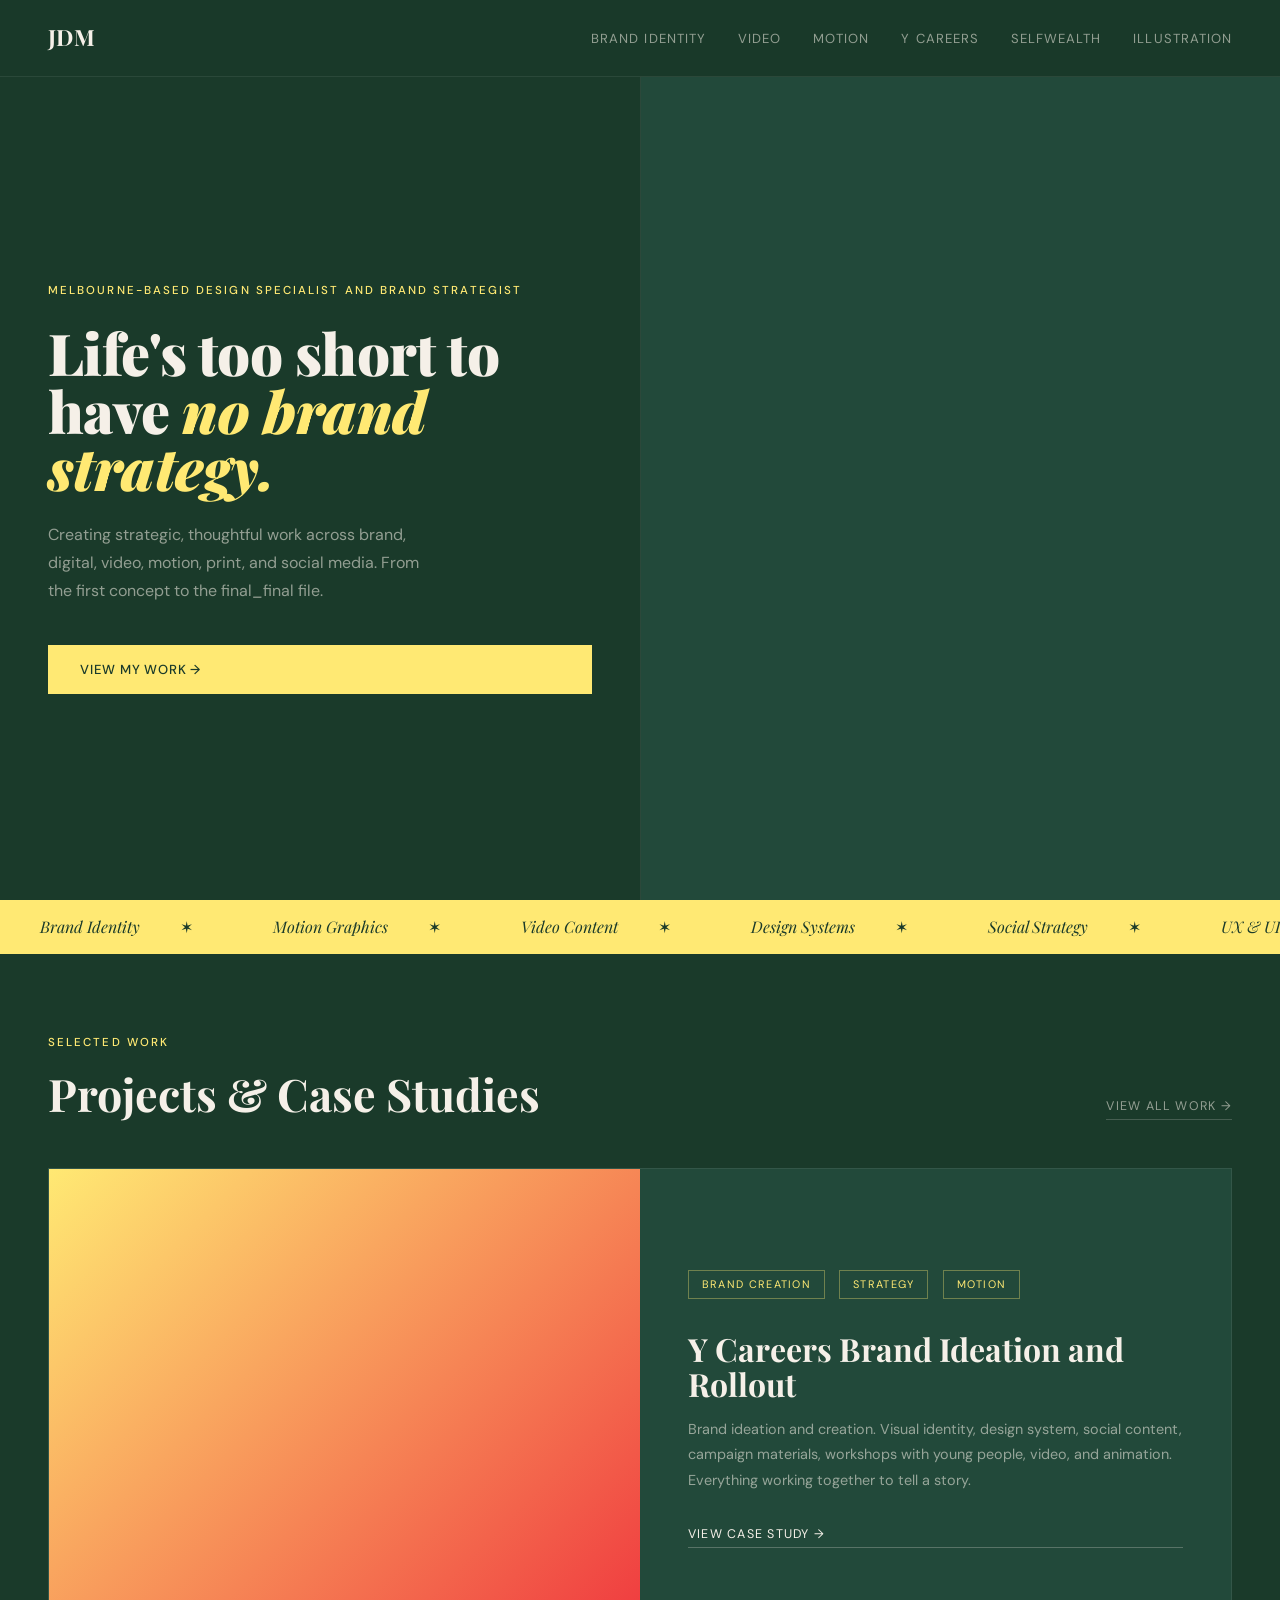
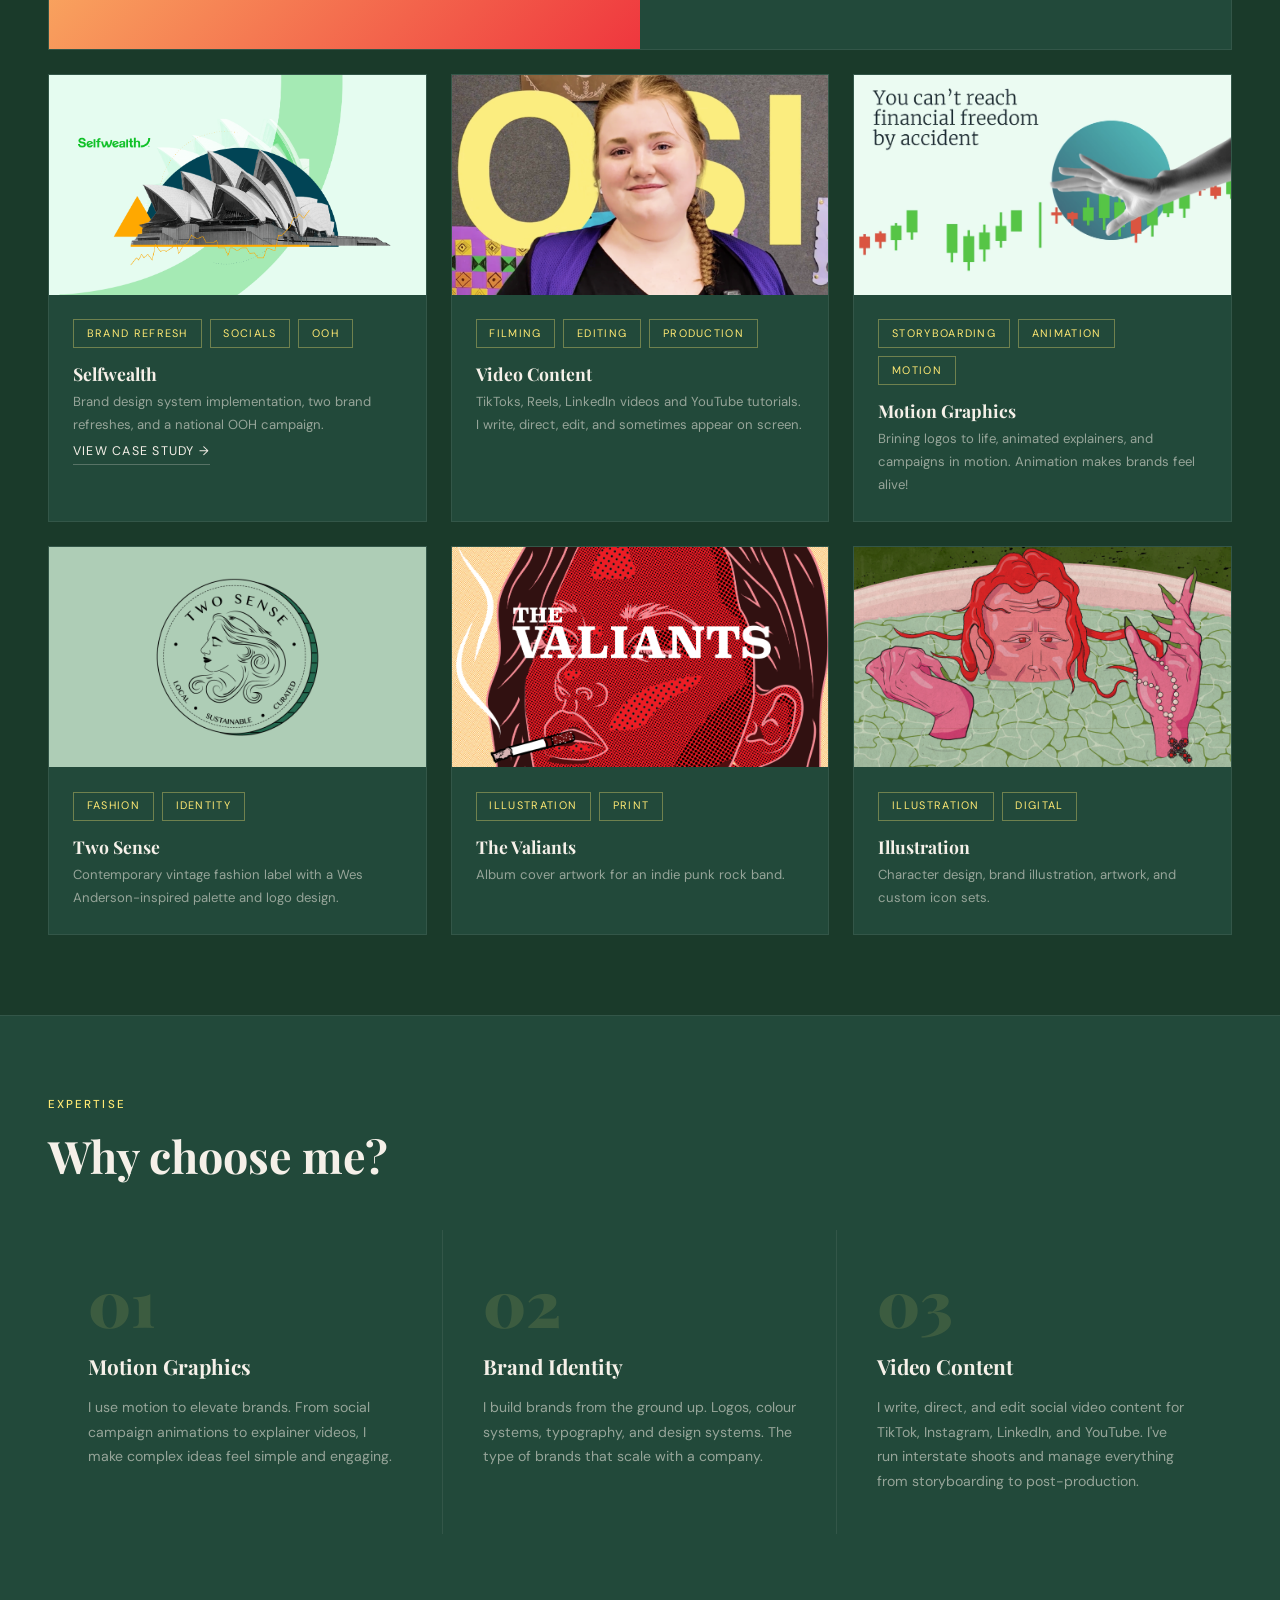
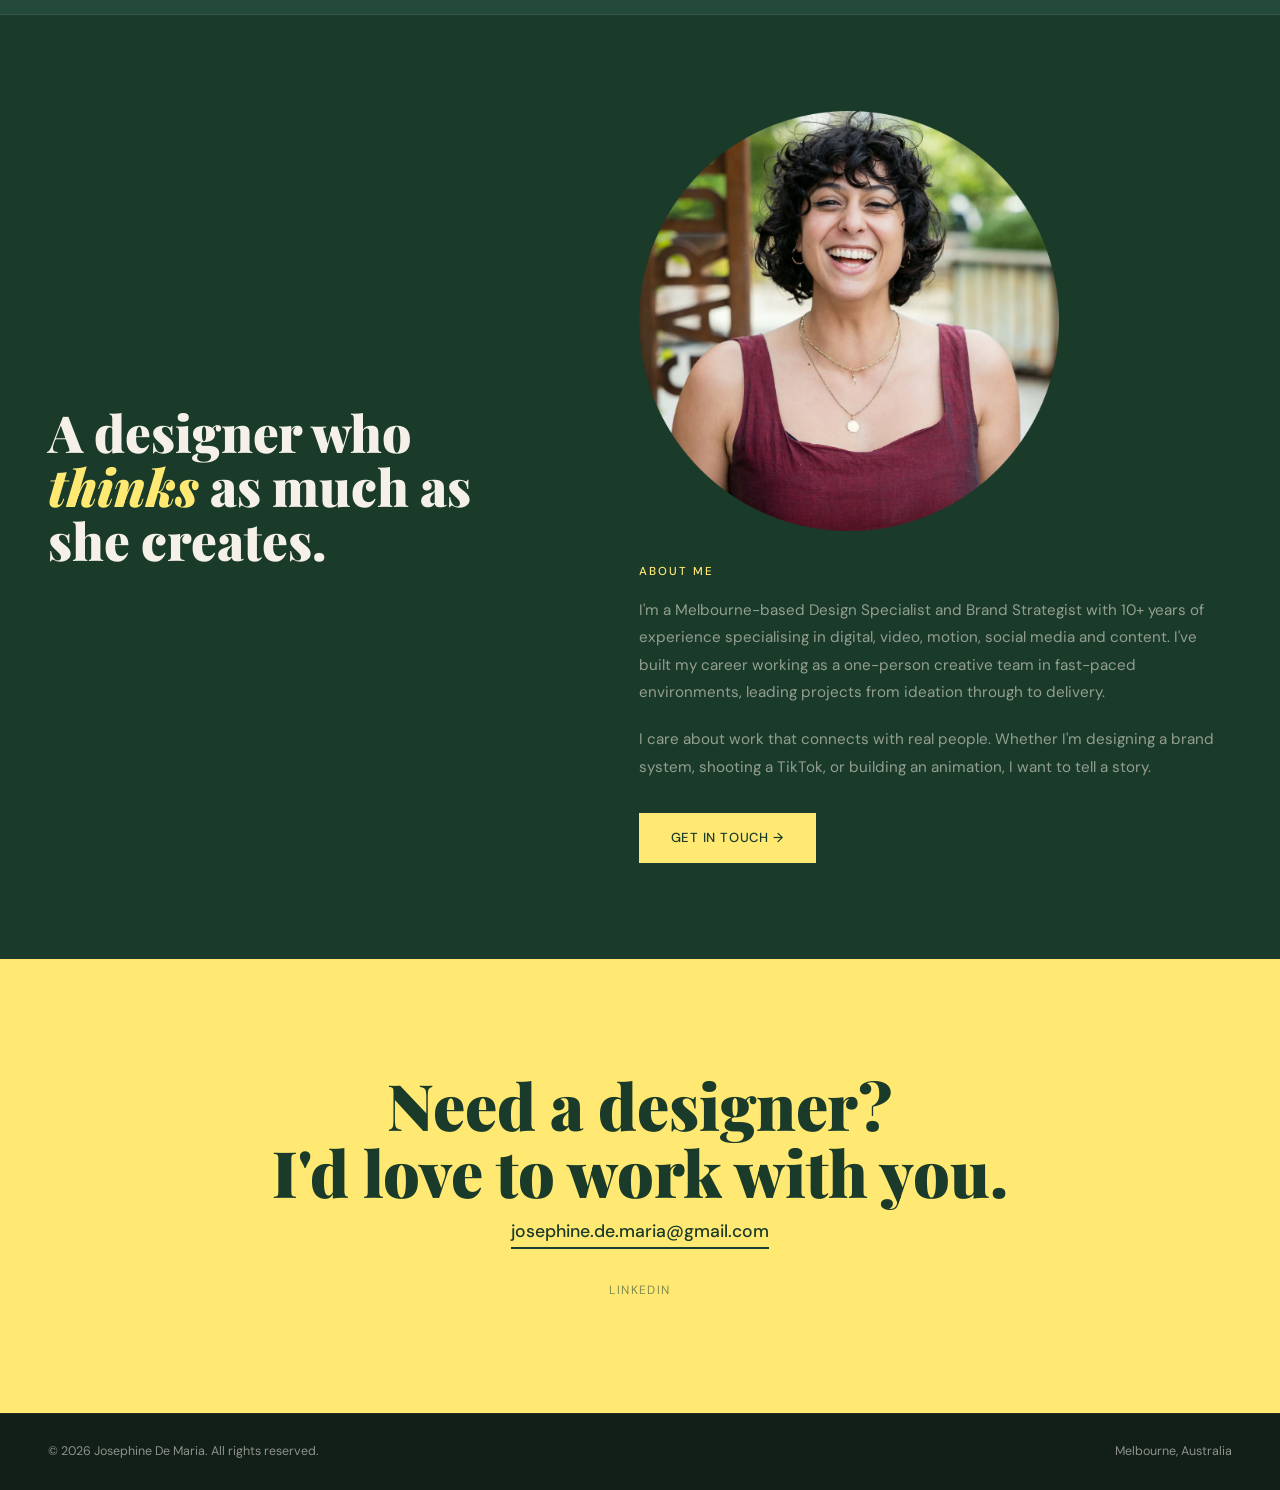
<file: index.html>
<!DOCTYPE html>
<html lang="en">
<head>
<meta charset="UTF-8">
<meta name="viewport" content="width=device-width, initial-scale=1.0">
<title>Josephine De Maria — Graphic Designer</title>
<link rel="icon" href="assets/favicon.png">
<meta property="og:title" content="Josephine De Maria — Graphic Designer">
<meta property="og:description" content="Melbourne-based Design Specialist and Brand Strategist working across video, motion, social media and content.">
<meta property="og:image" content="https://josephineddesigns.com/assets/preview.jpg">
<meta property="og:type" content="website">
<link rel="preconnect" href="https://fonts.googleapis.com"><link rel="preconnect" href="https://fonts.gstatic.com" crossorigin><link href="https://fonts.googleapis.com/css2?family=Playfair+Display:ital,wght@0,400;0,700;0,900;1,400;1,700&family=DM+Sans:wght@300;400;500&display=swap" rel="stylesheet">
<link rel="stylesheet" href="shared.css">
<style>
  .hero { display:grid; grid-template-columns:1fr 1fr; min-height:100vh; padding-top:76px; }
  .hero-left { display:flex; flex-direction:column; justify-content:center; padding:5rem 3rem; }
  .hero-eyebrow { font-size:0.72rem; letter-spacing:0.18em; text-transform:uppercase; color:var(--accent); margin-bottom:1.5rem; font-weight:500; }
  .hero-title { font-family:var(--serif); font-size:clamp(2.8rem,4.5vw,5rem); font-weight:900; line-height:1.0; color:var(--cream); margin-bottom:1.5rem; letter-spacing:-0.01em; }
  .hero-title em { font-style:italic; color:var(--accent); }
  .hero-sub { font-size:1rem; color:var(--muted); max-width:380px; line-height:1.75; margin-bottom:2.5rem; }
  .hero-right { position:relative; overflow:hidden; border-left:1px solid var(--border); }
  .hero-video-wrap { width:100%; height:100%; min-height:600px; position:relative; background:var(--green-mid); }
  .hero-video-wrap video { position:absolute; inset:0; width:100%; height:100%; object-fit:cover; }
  .hero-play-btn { width:64px; height:64px; border-radius:50%; border:2px solid rgba(245,240,232,0.35); display:flex; align-items:center; justify-content:center; flex-shrink:0; }
  .hero-play-btn svg { display:block; }
  .work-section { padding:5rem 3rem; }
  .work-header { display:flex; align-items:flex-end; justify-content:space-between; margin-bottom:3rem; }
  .view-all { font-size:0.78rem; letter-spacing:0.1em; text-transform:uppercase; color:var(--muted); text-decoration:none; border-bottom:1px solid rgba(245,240,232,0.2); padding-bottom:2px; transition:color 0.2s,border-color 0.2s; }
  .view-all:hover { color:var(--cream); border-color:var(--cream); }
  .work-featured { display:grid; grid-template-columns:1fr 1fr; background:var(--green-mid); border:1px solid var(--border); overflow:hidden; text-decoration:none; color:inherit; transition:transform 0.3s; margin-bottom:1.5rem; }
  .work-featured:hover { transform:translateY(-5px); }
  .work-featured-img { min-height:480px; position:relative; overflow:hidden; display:flex; align-items:flex-end; padding:2.5rem; }
  .work-featured-img img, .work-featured-img video { position:absolute; inset:0; width:100%; height:100%; object-fit:cover; transition:transform 0.5s; }
  .work-featured:hover .work-featured-img img { transform:scale(1.04); }
  .work-featured-content { padding:3rem; display:flex; flex-direction:column; justify-content:center; }
  .work-card-title { font-family:var(--serif); font-size:2rem; font-weight:700; color:var(--cream); line-height:1.1; margin:0.75rem 0 1rem; }
  .work-card-desc { font-size:0.9rem; color:var(--muted); line-height:1.75; margin-bottom:2rem; }
  .work-grid { display:grid; grid-template-columns:repeat(3,1fr); gap:1.5rem; }
  .work-card { background:var(--green-mid); border:1px solid var(--border); overflow:hidden; text-decoration:none; color:inherit; transition:transform 0.3s; display:block; }
  .work-card:hover { transform:translateY(-5px); }
  .work-card-img { height:220px; position:relative; overflow:hidden; display:flex; align-items:center; justify-content:center; }
  .work-card-img img { position:absolute; inset:0; width:100%; height:100%; object-fit:cover; transition:transform 0.5s; }
  .work-card:hover .work-card-img img { transform:scale(1.04); }
  .work-card-img-label { font-family:var(--serif); font-size:3.5rem; font-weight:900; color:rgba(245,240,232,0.1); letter-spacing:-0.05em; position:relative; z-index:1; }
  .work-card-body { padding:1.5rem; }
  .work-card-body .work-card-title { font-size:1.1rem; margin:0.5rem 0; }
  .work-card-body .work-card-desc { font-size:0.82rem; margin-bottom:0; }
  .expertise-section { background:var(--green-mid); border-top:1px solid var(--border); border-bottom:1px solid var(--border); padding:5rem 3rem; }
  .expertise-grid { display:grid; grid-template-columns:repeat(3,1fr); gap:0; margin-top:3rem; }
  .expertise-item { padding:2.5rem; border-right:1px solid var(--border); transition:background 0.2s; }
  .expertise-item:last-child { border-right:none; }
  .expertise-item:hover { background:rgba(255,233,115,0.04); }
  .expertise-number { font-family:var(--serif); font-size:4rem; font-weight:900; color:rgba(255,233,115,0.12); line-height:1; margin-bottom:1rem; }
  .expertise-name { font-family:var(--serif); font-size:1.3rem; font-weight:700; color:var(--cream); margin-bottom:0.75rem; }
  .about-section { display:grid; grid-template-columns:1fr 1.2fr; gap:6rem; align-items:center; padding:6rem 3rem; }
  .about-title { font-family:var(--serif); font-size:clamp(2.5rem,4vw,4rem); font-weight:900; line-height:1.05; color:var(--cream); }
  .about-title em { font-style:italic; color:var(--accent); }
  .contact-title { font-family:var(--serif); font-size:clamp(2.5rem,5vw,5rem); font-weight:900; color:var(--green); margin-bottom:1rem; line-height:1.05; }
  .contact-sub { font-size:1rem; color:rgba(26,58,42,0.65); margin-bottom:2.5rem; }
  .contact-email-lg { display:inline-block; font-size:1.1rem; font-weight:500; color:var(--green); text-decoration:none; border-bottom:2px solid var(--green); padding-bottom:2px; transition:opacity 0.2s; }
  .contact-email-lg:hover { opacity:0.6; }
  .contact-links-row { display:flex; align-items:center; justify-content:center; gap:2rem; margin-top:2rem; }
  .contact-links-row a { font-size:0.75rem; letter-spacing:0.12em; text-transform:uppercase; color:rgba(26,58,42,0.55); text-decoration:none; transition:color 0.2s; }
  .contact-links-row a:hover { color:var(--green); }
  @media (max-width:768px) {
    .hero { grid-template-columns:1fr; min-height:auto; display:flex; flex-direction:column; padding-top:64px; }
    .hero-right { order:-1; border-left:none; border-bottom:1px solid var(--border); }
    .hero-video-wrap { min-height:56vw; }
    .hero-left { padding:2.5rem 1.5rem; }
    .work-section { padding:3rem 1.5rem; }
    .work-header { flex-direction:column; align-items:flex-start; gap:1rem; }
    .work-featured { grid-template-columns:1fr; }
    .work-featured-img { min-height:260px; }
    .work-featured-content { padding:2rem 1.5rem; }
    .work-grid { grid-template-columns:1fr; }
    .expertise-section { padding:3rem 1.5rem; }
    .expertise-grid { grid-template-columns:1fr; }
    .expertise-item { border-right:none; border-bottom:1px solid var(--border); padding:2rem 0; }
    .about-section { grid-template-columns:1fr; gap:2.5rem; padding:3rem 1.5rem; }
    .contact-section { padding:5rem 1.5rem; }
  }
</style>
</head>
<body>
<nav>
  <a href="index.html" class="nav-logo">JDM</a>
  <ul class="nav-links">
    <li><a href="brand-identity.html">Brand Identity</a></li>
    <li><a href="video-content.html">Video</a></li>
    <li><a href="motion-graphics.html">Motion</a></li>
    <li><a href="y-careers.html">Y Careers</a></li>
    <li><a href="selfwealth.html">Selfwealth</a></li>
    <li><a href="illustration.html">Illustration</a></li>
  </ul>
  <button class="nav-burger" id="navBurger" aria-label="Menu">
    <span></span><span></span><span></span>
  </button>
</nav>
<ul class="nav-drawer" id="navDrawer">
  <li><a href="brand-identity.html">Brand Identity</a></li>
  <li><a href="video-content.html">Video</a></li>
  <li><a href="motion-graphics.html">Motion</a></li>
  <li><a href="y-careers.html">Y Careers</a></li>
  <li><a href="selfwealth.html">Selfwealth</a></li>
  <li><a href="illustration.html">Illustration</a></li>
</ul>

<section class="hero">
  <div class="hero-left">
    <p class="hero-eyebrow">Melbourne-based Design Specialist and Brand Strategist</p>
    <h1 class="hero-title">Life's too short to have <em>no brand strategy.</em></h1>
    <p class="hero-sub">Creating strategic, thoughtful work across brand, digital, video, motion, print, and social media. From the first concept to the final_final file.</p>
    <a href="#work" class="btn">View My Work &#8594;</a>
  </div>
  <div class="hero-right">
    <div class="hero-video-wrap">
      <video autoplay muted loop playsinline>
        <source src="assets/jdm-large.mp4" type="video/mp4">
      </video>
    </div>
  </div>
</section>

<div class="marquee-wrap">
  <div class="marquee-inner">
    <span>Brand Identity</span><span>Motion Graphics</span><span>Video Content</span><span>Design Systems</span><span>Social Strategy</span><span>UX &amp; UI</span>
    <span>Brand Identity</span><span>Motion Graphics</span><span>Video Content</span><span>Design Systems</span><span>Social Strategy</span><span>UX &amp; UI</span>
  </div>
</div>

<section class="work-section" id="work">
  <div class="work-header">
    <div>
      <span class="eyebrow">Selected Work</span>
      <h2 style="font-family:var(--serif);font-size:clamp(2rem,3.5vw,3rem);font-weight:700;color:var(--cream);line-height:1.15;">Projects &amp; Case Studies</h2>
    </div>
    <a href="brand-identity.html" class="view-all">View All Work &#8594;</a>
  </div>

  <a href="y-careers.html" class="work-featured fade-up">
    <div class="work-featured-img" style="background:linear-gradient(135deg,#FFE973 0%,#EF373E 100%);">
      <video autoplay muted loop playsinline style="position:absolute;inset:0;width:100%;height:100%;object-fit:cover;">
        <source src="assets/ycareers/Y Careers logo spin.mp4" type="video/mp4">
      </video>
    </div>
    <div class="work-featured-content">
      <div style="display:flex;flex-wrap:wrap;gap:0.4rem;margin-bottom:0.75rem;">
        <span class="tag">Brand Creation</span>
        <span class="tag">Strategy</span>
        <span class="tag">Motion</span>
      </div>
      <h3 class="work-card-title">Y Careers Brand Ideation and Rollout</h3>
      <p class="work-card-desc">Brand ideation and creation. Visual identity, design system, social content, campaign materials, workshops with young people, video, and animation. Everything working together to tell a story.</p>
      <span class="card-link">View Case Study &#8594;</span>
    </div>
  </a>

  <div class="work-grid">
    <a href="selfwealth.html" class="work-card fade-up">
      <div class="work-card-img" style="background:linear-gradient(135deg,#1a3a2a,#256A50);">
        <img src="assets/Featured Selfwealth.png" alt="Selfwealth">
      </div>
      <div class="work-card-body">
        <span class="tag">Brand Refresh</span><span class="tag">Socials</span><span class="tag">OOH</span>
        <h3 class="work-card-title">Selfwealth</h3>
        <p class="work-card-desc">Brand design system implementation, two brand refreshes, and a national OOH campaign.</p>
        <span class="card-link">View Case Study &#8594;</span>
      </div>
    </a>
    <a href="video-content.html" class="work-card fade-up">
      <div class="work-card-img" style="background:linear-gradient(135deg,#111,#2a2a2a);">
        <img src="assets/Featured Videos.png" alt="Video Content">
      </div>
      <div class="work-card-body">
        <span class="tag">Filming</span><span class="tag">Editing</span><span class="tag">Production</span>
        <h3 class="work-card-title">Video Content</h3>
        <p class="work-card-desc">TikToks, Reels, LinkedIn videos and YouTube tutorials. I write, direct, edit, and sometimes appear on screen.</p>
      </div>
    </a>
    <a href="motion-graphics.html" class="work-card fade-up">
      <div class="work-card-img" style="background:linear-gradient(135deg,#EF373E,#ff6b6b);">
        <img src="assets/Featured Animation.png" alt="Motion Graphics">
      </div>
      <div class="work-card-body">
        <span class="tag">Storyboarding</span><span class="tag">Animation</span><span class="tag">Motion</span>
        <h3 class="work-card-title">Motion Graphics</h3>
        <p class="work-card-desc">Brining logos to life, animated explainers, and campaigns in motion. Animation makes brands feel alive!</p>
      </div>
    </a>
    <a href="two-sense.html" class="work-card fade-up">
      <div class="work-card-img" style="background:linear-gradient(135deg,#AECCB6,#256A50);">
        <img src="assets/Featured TwoSenseLogo.png" alt="Two Sense">
      </div>
      <div class="work-card-body">
        <span class="tag">Fashion</span><span class="tag">Identity</span>
        <h3 class="work-card-title">Two Sense</h3>
        <p class="work-card-desc">Contemporary vintage fashion label with a Wes Anderson-inspired palette and logo design.</p>
      </div>
    </a>
    <a href="the-valiants.html" class="work-card fade-up">
      <div class="work-card-img" style="background:linear-gradient(135deg,#111,#3a3a3a);">
        <img src="assets/Featured TheValiants.png" alt="The Valiants">
      </div>
      <div class="work-card-body">
        <span class="tag">Illustration</span><span class="tag">Print</span>
        <h3 class="work-card-title">The Valiants</h3>
        <p class="work-card-desc">Album cover artwork for an indie punk rock band.</p>
      </div>
    </a>
    <a href="illustration.html" class="work-card fade-up">
      <div class="work-card-img" style="background:linear-gradient(135deg,#F9CCC2,#e8b5aa);">
        <img src="assets/Featured Illustration.png" alt="Illustration">
      </div>
      <div class="work-card-body">
        <span class="tag">Illustration</span><span class="tag">Digital</span>
        <h3 class="work-card-title">Illustration</h3>
        <p class="work-card-desc">Character design, brand illustration, artwork, and custom icon sets.</p>
      </div>
    </a>
  </div>
</section>

<section class="expertise-section">
  <span class="eyebrow">Expertise</span>
  <h2 style="font-family:var(--serif);font-size:clamp(2rem,3.5vw,3rem);font-weight:700;color:var(--cream);line-height:1.15;">Why choose me?</h2>
  <div class="expertise-grid">
    <div class="expertise-item fade-up">
      <div class="expertise-number">01</div>
      <h3 class="expertise-name">Motion Graphics</h3>
      <p style="font-size:0.88rem;color:var(--muted);line-height:1.75;">I use motion to elevate brands. From social campaign animations to explainer videos, I make complex ideas feel simple and engaging.</p>
    </div>
    <div class="expertise-item fade-up">
      <div class="expertise-number">02</div>
      <h3 class="expertise-name">Brand Identity</h3>
      <p style="font-size:0.88rem;color:var(--muted);line-height:1.75;">I build brands from the ground up. Logos, colour systems, typography, and design systems. The type of brands that scale with a company.</p>
    </div>
    <div class="expertise-item fade-up">
      <div class="expertise-number">03</div>
      <h3 class="expertise-name">Video Content</h3>
      <p style="font-size:0.88rem;color:var(--muted);line-height:1.75;">I write, direct, and edit social video content for TikTok, Instagram, LinkedIn, and YouTube. I've run interstate shoots and manage everything from storyboarding to post-production.</p>
    </div>
  </div>
</section>

<section class="about-section" id="about">
  <div class="fade-up">
    <h2 class="about-title">A designer who <em>thinks</em> as much as she creates.</h2>
  </div>
  <div class="fade-up">
    <img src="assets/Josephine.png" alt="Josephine De Maria" style="width:100%;max-width:420px;display:block;margin-bottom:2rem;object-fit:cover;">
    <span class="eyebrow">About Me</span>
    <p style="font-size:0.95rem;color:var(--muted);line-height:1.8;margin-bottom:1.25rem;">I'm a Melbourne-based Design Specialist and Brand Strategist with 10+ years of experience specialising in digital, video, motion, social media and content. I've built my career working as a one-person creative team in fast-paced environments, leading projects from ideation through to delivery.</p>
    <p style="font-size:0.95rem;color:var(--muted);line-height:1.8;margin-bottom:2rem;">I care about work that connects with real people. Whether I'm designing a brand system, shooting a TikTok, or building an animation, I want to tell a story.</p>
    <a href="#contact" class="btn">Get in Touch &#8594;</a>
  </div>
</section>

<section class="contact-section" id="contact" style="background:var(--accent);text-align:center;padding:7rem 3rem;">
  <h2 class="contact-title">Need a designer?<br>I'd love to work with you.</h2>
  <a href="mailto:josephine.de.maria@gmail.com" class="contact-email-lg">josephine.de.maria@gmail.com</a>
  <div class="contact-links-row">
    <a href="https://www.linkedin.com/in/josephinedmaria" target="_blank" rel="noopener">LinkedIn</a>
  </div>
</section>

<footer>
  <span class="footer-copy">&copy; 2026 Josephine De Maria. All rights reserved.</span>
  <span class="footer-right">Melbourne, Australia</span>
</footer>

<script>
  const _obs = new IntersectionObserver((entries) => {
    entries.forEach((e, i) => {
      if (e.isIntersecting) { setTimeout(() => e.target.classList.add('visible'), i * 80); _obs.unobserve(e.target); }
    });
  }, { threshold: 0.08 });
  document.querySelectorAll('.fade-up').forEach(el => _obs.observe(el));
  const burger = document.getElementById('navBurger');
  const drawer = document.getElementById('navDrawer');
  burger.addEventListener('click', () => { burger.classList.toggle('open'); drawer.classList.toggle('open'); document.body.style.overflow = drawer.classList.contains('open') ? 'hidden' : ''; });
  drawer.querySelectorAll('a').forEach(a => a.addEventListener('click', () => { burger.classList.remove('open'); drawer.classList.remove('open'); document.body.style.overflow = ''; }));
</script>
</body>
</html>
</file>
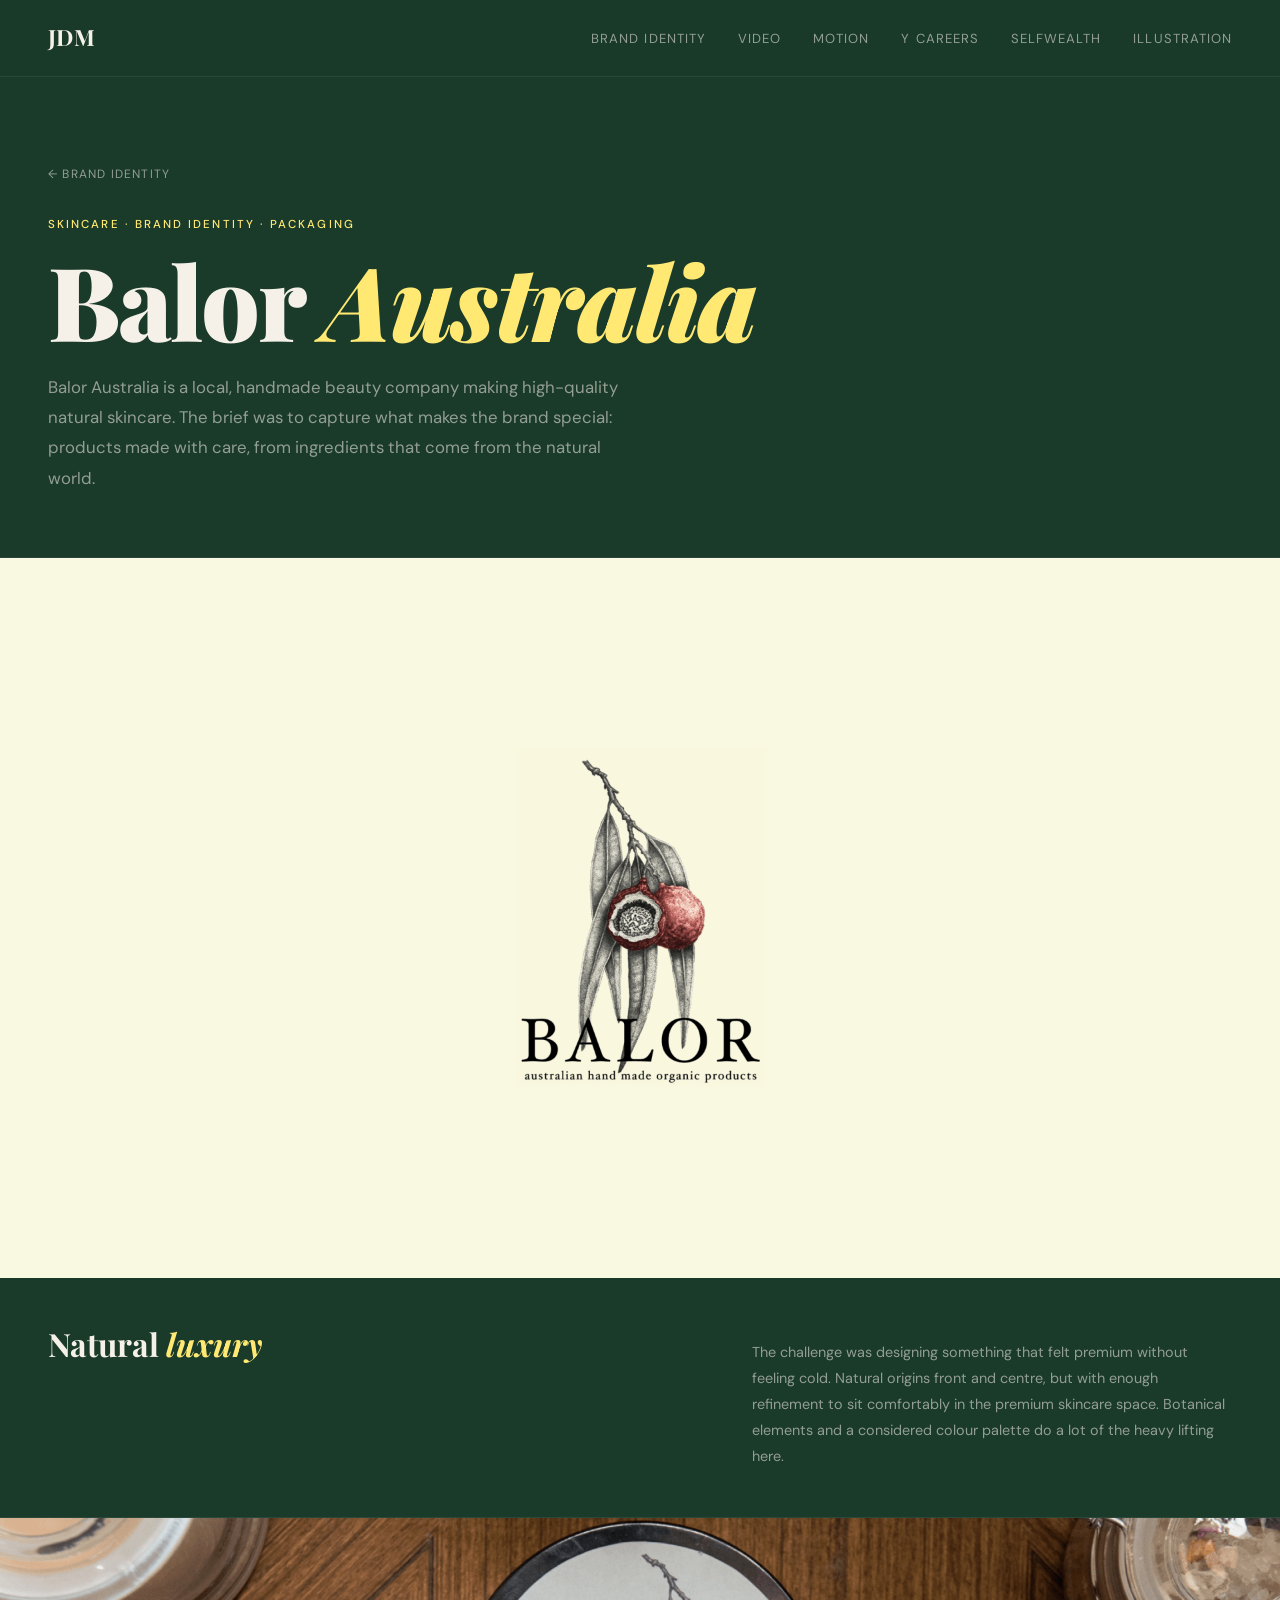
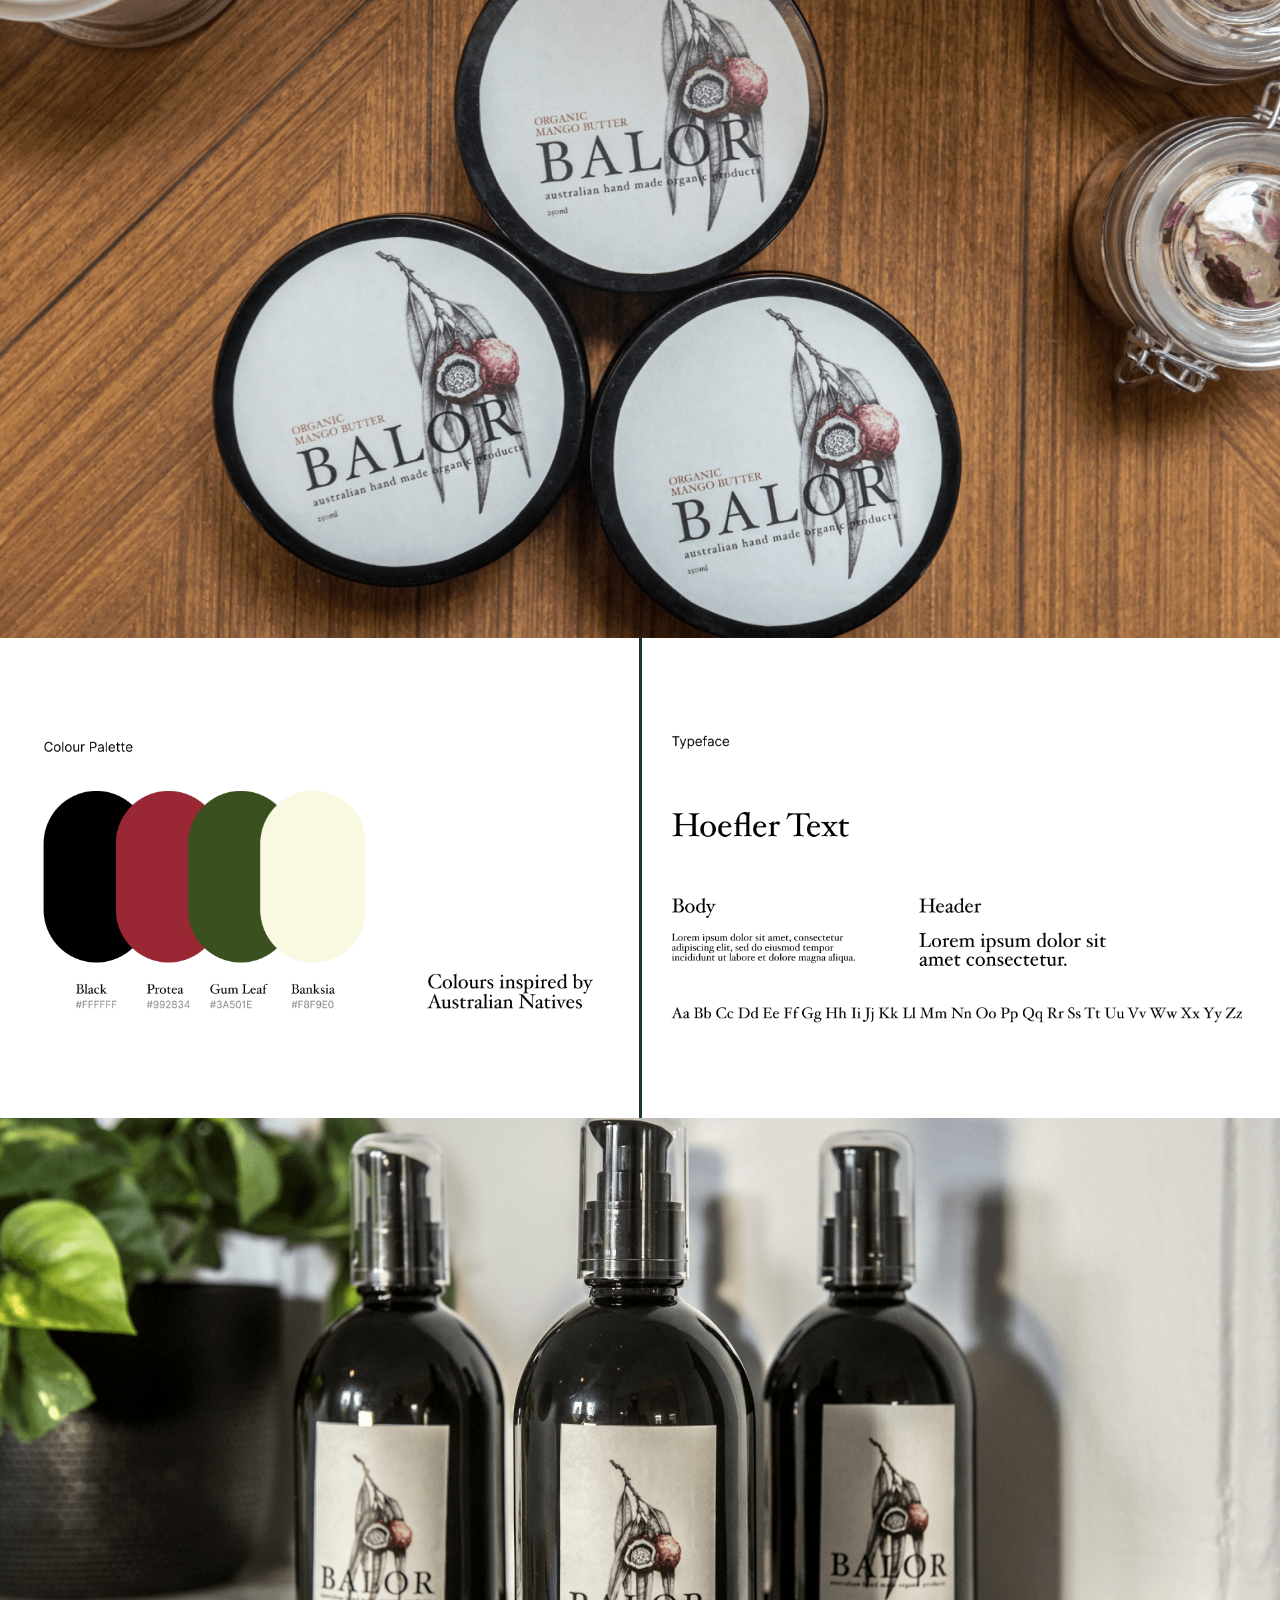
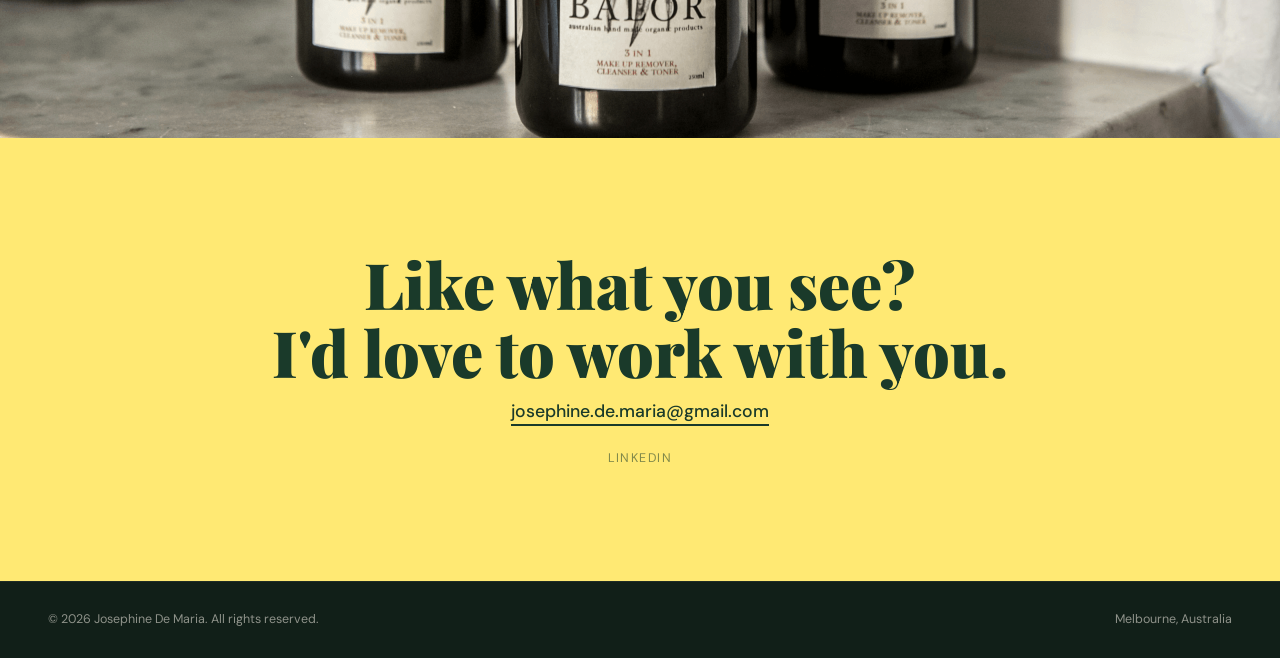
<file: balor.html>
<!DOCTYPE html>
<html lang="en">
<head>
<meta charset="UTF-8">
<meta name="viewport" content="width=device-width, initial-scale=1.0">
<title>Balor Australia — Josephine De Maria</title>
<link rel="icon" href="assets/favicon.png">
<meta property="og:title" content="Balor Australia — Josephine De Maria">
<meta property="og:description" content="Logo, branding and packaging for a local handmade skincare company.">
<meta property="og:image" content="https://josephineddesigns.com/assets/preview.jpg">
<meta property="og:type" content="website">
<link rel="preconnect" href="https://fonts.googleapis.com"><link rel="preconnect" href="https://fonts.gstatic.com" crossorigin><link href="https://fonts.googleapis.com/css2?family=Playfair+Display:ital,wght@0,400;0,700;0,900;1,400;1,700&family=DM+Sans:wght@300;400;500&display=swap" rel="stylesheet">
<link rel="stylesheet" href="shared.css">
<style>
  .page-intro-block { padding:10rem 3rem 4rem; border-bottom:1px solid var(--border); }
  .page-intro-block h1 { font-family:'Playfair Display',serif; font-size:clamp(4rem,8vw,8rem); font-weight:900; line-height:0.95; color:var(--cream); letter-spacing:-0.02em; margin-bottom:1.5rem; }
  .page-intro-block h1 em { font-style:italic; color:var(--accent); }
  .page-intro-block p { font-size:1.05rem; color:var(--muted); max-width:600px; line-height:1.8; }
  .img-full { width:100%; position:relative; overflow:hidden; background:var(--green-mid); display:block; }
  .img-full img { width:100%; height:100%; object-fit:cover; display:block; }
  .img-duo { display:grid; grid-template-columns:1fr 1fr; gap:3px; }
  .img-cell { position:relative; overflow:hidden; background:var(--green-mid); display:flex; align-items:center; justify-content:center; }
  .img-cell img { width:100%; height:100%; object-fit:cover; display:block; transition:transform 0.5s ease; }
  .img-cell:hover img { transform:scale(1.03); }
  .h-md { height:480px; } .h-lg { height:620px; } .h-xl { height:80vh; }
  .caption-block { padding:3rem; border-bottom:1px solid var(--border); display:flex; align-items:baseline; justify-content:space-between; gap:4rem; }
  .caption-block h2 { font-family:'Playfair Display',serif; font-size:clamp(1.5rem,2.5vw,2.2rem); font-weight:700; color:var(--cream); line-height:1.1; flex-shrink:0; max-width:340px; }
  .caption-block h2 em { font-style:italic; color:var(--accent); }
  .caption-block p { font-size:0.9rem; color:var(--muted); line-height:1.8; max-width:480px; }
  @media(max-width:768px) {
    .page-intro-block { padding:7rem 1.5rem 3rem; }
    .img-duo { grid-template-columns:1fr; }
    .caption-block { flex-direction:column; gap:1rem; padding:2rem 1.5rem; }
    .h-md, .h-lg, .h-xl { height:auto; aspect-ratio:4/3; }
  }
</style>
</head>
<body>
<nav>
  <a href="index.html" class="nav-logo">JDM</a>
  <ul class="nav-links">
    <li><a href="brand-identity.html">Brand Identity</a></li>
    <li><a href="video-content.html">Video</a></li>
    <li><a href="motion-graphics.html">Motion</a></li>
    <li><a href="y-careers.html">Y Careers</a></li>
    <li><a href="selfwealth.html">Selfwealth</a></li>
    <li><a href="illustration.html">Illustration</a></li>
  </ul>
  <button class="nav-burger" id="navBurger" aria-label="Menu"><span></span><span></span><span></span></button>
</nav>
<ul class="nav-drawer" id="navDrawer">
  <li><a href="brand-identity.html">Brand Identity</a></li>
  <li><a href="video-content.html">Video</a></li>
  <li><a href="motion-graphics.html">Motion</a></li>
  <li><a href="y-careers.html">Y Careers</a></li>
  <li><a href="selfwealth.html">Selfwealth</a></li>
  <li><a href="illustration.html">Illustration</a></li>
</ul>
<div class="page-intro-block">
  <a href="brand-identity.html" class="back-link">&#8592; Brand Identity</a>
  <span class="eyebrow">Skincare · Brand Identity · Packaging</span>
  <h1>Balor <em>Australia</em></h1>
  <p>Balor Australia is a local, handmade beauty company making high-quality natural skincare. The brief was to capture what makes the brand special: products made with care, from ingredients that come from the natural world.</p>
</div>
<div class="img-full img-cell h-xl fade-up">
  <img src="assets/Balor/Balor1.png" alt="Balor Australia brand">
</div>
<div class="caption-block fade-up">
  <h2>Natural <em>luxury</em></h2>
  <p>The challenge was designing something that felt premium without feeling cold. Natural origins front and centre, but with enough refinement to sit comfortably in the premium skincare space. Botanical elements and a considered colour palette do a lot of the heavy lifting here.</p>
</div>
<div class="img-full img-cell h-xl fade-up">
  <img src="assets/Balor/Balor2.png" alt="Balor jar packaging">
</div>
<div class="img-duo fade-up">
  <div class="img-cell h-md">
    <img src="assets/Balor/BalorColours.png" alt="Balor colour palette">
  </div>
  <div class="img-cell h-md">
    <img src="assets/Balor/BalorTypeface.png" alt="Balor typeface">
  </div>
</div>
<div class="img-full img-cell h-lg fade-up">
  <img src="assets/Balor/Balor3.png" alt="Balor packaging range">
</div>

  <section class="contact-section">
  <h2>Like what you see?<br>I'd love to work with you.</h2>
  <a href="mailto:josephine.de.maria@gmail.com" class="contact-email">josephine.de.maria@gmail.com</a>
  <div class="contact-links">
    <a href="https://www.linkedin.com/in/josephine-de-maria/" target="_blank" rel="noopener">LinkedIn</a>
  </div>
</section>
  
<footer>
  <span class="footer-copy">&copy; 2026 Josephine De Maria. All rights reserved.</span>
  <span class="footer-right">Melbourne, Australia</span>
</footer>
<script>
  const _obs = new IntersectionObserver((entries) => {
    entries.forEach((e, i) => { if (e.isIntersecting) { setTimeout(() => e.target.classList.add('visible'), i * 80); _obs.unobserve(e.target); } });
  }, { threshold: 0.08 });
  document.querySelectorAll('.fade-up').forEach(el => _obs.observe(el));
  const burger = document.getElementById('navBurger');
  const drawer = document.getElementById('navDrawer');
  burger.addEventListener('click', () => { burger.classList.toggle('open'); drawer.classList.toggle('open'); document.body.style.overflow = drawer.classList.contains('open') ? 'hidden' : ''; });
  drawer.querySelectorAll('a').forEach(a => a.addEventListener('click', () => { burger.classList.remove('open'); drawer.classList.remove('open'); document.body.style.overflow = ''; }));
</script>
</body>
</html>
</file>
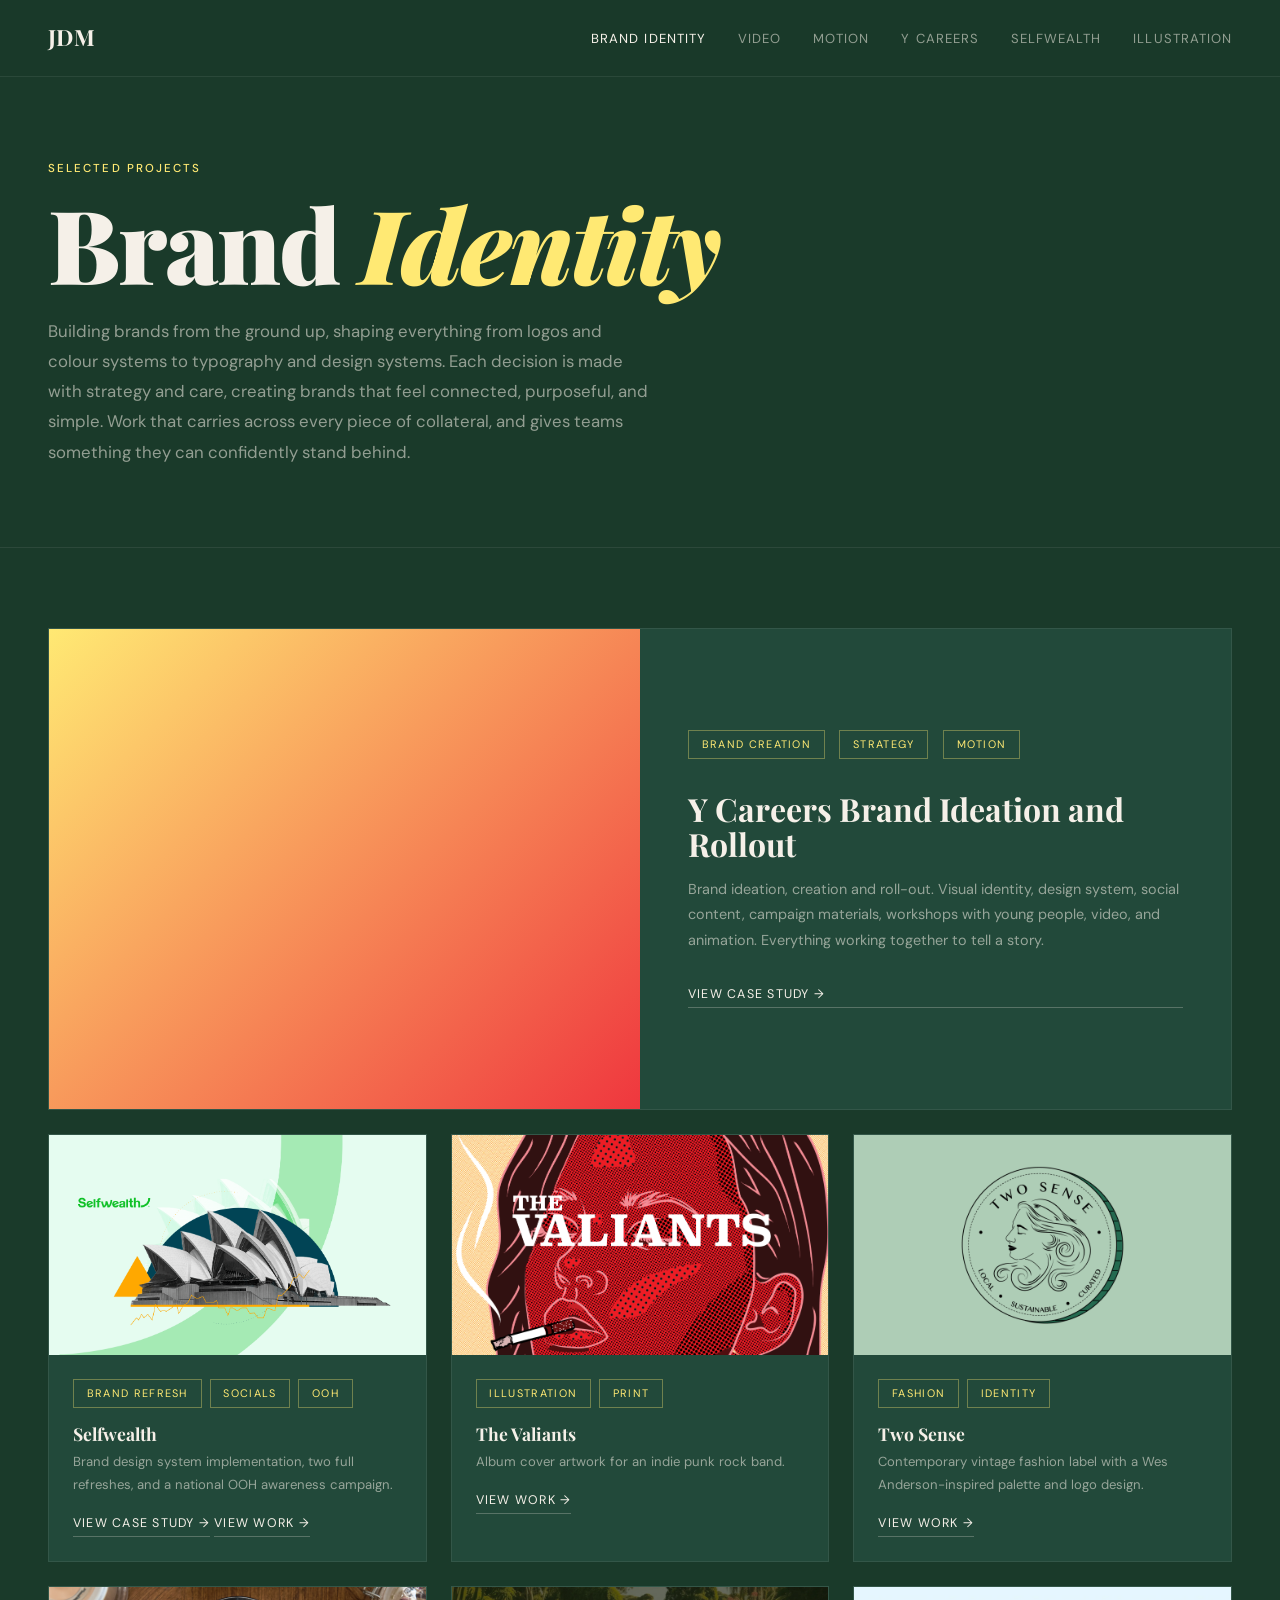
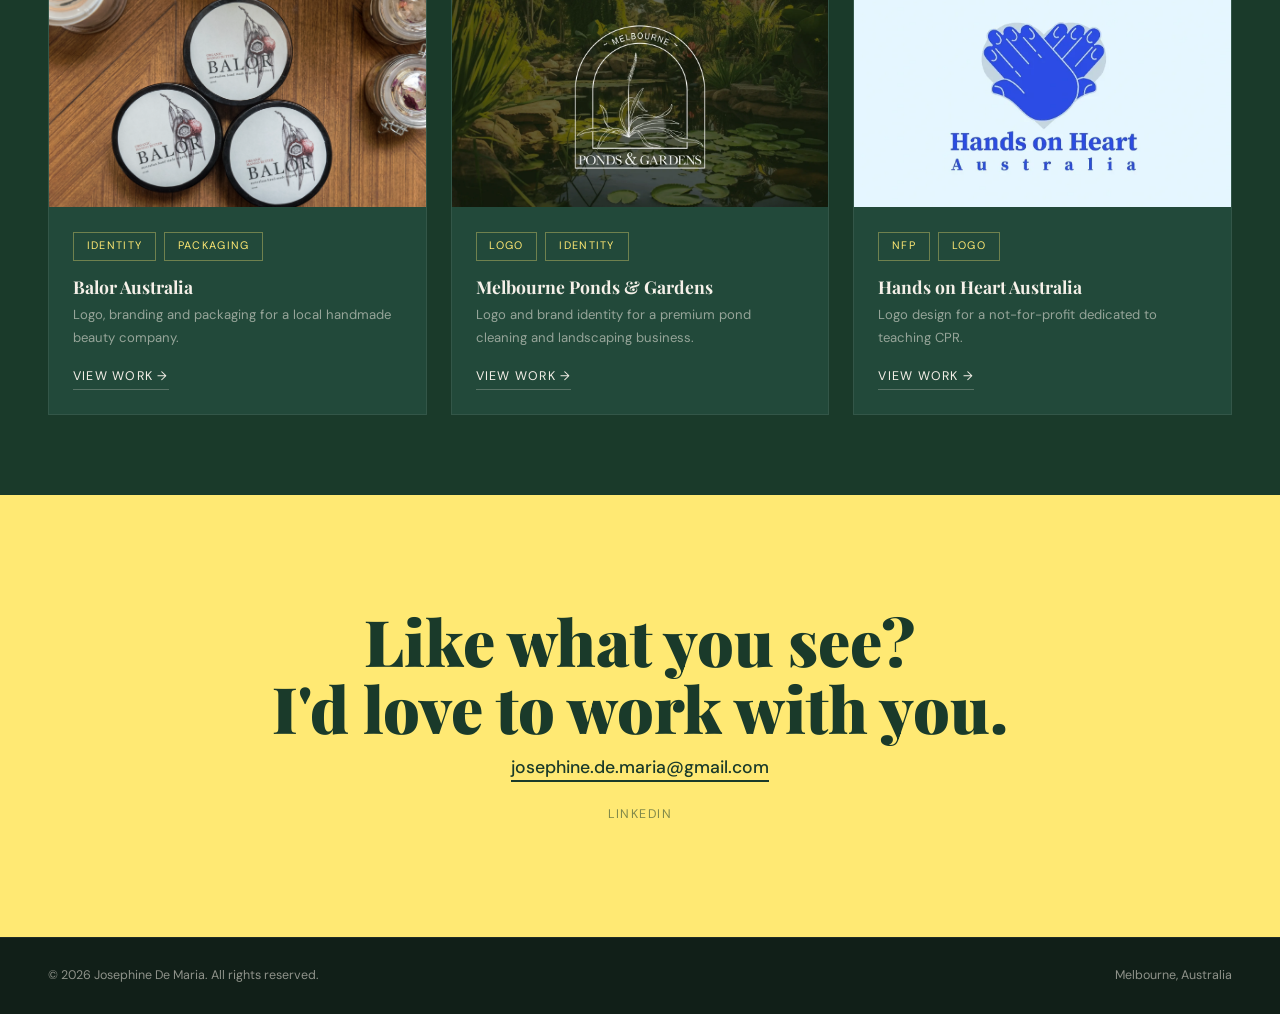
<file: brand-identity.html>
<!DOCTYPE html>
<html lang="en">
<head>
<meta charset="UTF-8">
<meta name="viewport" content="width=device-width, initial-scale=1.0">
<title>Brand Identity — Josephine De Maria</title>
<link rel="icon" href="assets/favicon.png">
<meta property="og:title" content="Brand Identity — Josephine De Maria">
<meta property="og:description" content="Logos, visual systems, and brand strategy from Melbourne-based designer Josephine De Maria.">
<meta property="og:image" content="https://josephineddesigns.com/assets/preview.jpg">
<meta property="og:type" content="website">
<link rel="preconnect" href="https://fonts.googleapis.com"><link rel="preconnect" href="https://fonts.gstatic.com" crossorigin><link href="https://fonts.googleapis.com/css2?family=Playfair+Display:ital,wght@0,400;0,700;0,900;1,400;1,700&family=DM+Sans:wght@300;400;500&display=swap" rel="stylesheet">
<link rel="stylesheet" href="shared.css">
<style>
  .page-hero { padding:10rem 3rem 5rem; border-bottom:1px solid var(--border); }
  .page-hero h1 { font-family:'Playfair Display',serif; font-size:clamp(4rem,8vw,8rem); font-weight:900; line-height:0.95; color:var(--cream); letter-spacing:-0.02em; margin-bottom:1.5rem; }
  .page-hero h1 em { font-style:italic; color:var(--accent); }
  .page-hero p { font-size:1.05rem; color:var(--muted); max-width:600px; line-height:1.8; }
  .work-featured { display:grid; grid-template-columns:1fr 1fr; background:var(--green-mid); border:1px solid var(--border); overflow:hidden; text-decoration:none; color:inherit; transition:transform 0.3s; margin-bottom:1.5rem; }
  .work-featured:hover { transform:translateY(-5px); }
  .work-featured-img { min-height:480px; position:relative; overflow:hidden; display:flex; align-items:flex-end; padding:2.5rem; }
  .work-featured-img video { position:absolute; inset:0; width:100%; height:100%; object-fit:cover; }
  .work-featured-content { padding:3rem; display:flex; flex-direction:column; justify-content:center; }
  .work-card-title { font-family:var(--serif); font-size:2rem; font-weight:700; color:var(--cream); line-height:1.1; margin:0.75rem 0 1rem; }
  .work-card-desc { font-size:0.9rem; color:var(--muted); line-height:1.75; margin-bottom:2rem; }
  .work-grid { display:grid; grid-template-columns:repeat(3,1fr); gap:1.5rem; }
  .work-card { background:var(--green-mid); border:1px solid var(--border); overflow:hidden; text-decoration:none; color:inherit; transition:transform 0.3s; display:block; }
  .work-card:hover { transform:translateY(-5px); }
  .work-card-img { height:220px; position:relative; overflow:hidden; display:flex; align-items:center; justify-content:center; }
  .work-card-img img { position:absolute; inset:0; width:100%; height:100%; object-fit:cover; transition:transform 0.5s; }
  .work-card:hover .work-card-img img { transform:scale(1.04); }
  .work-card-body { padding:1.5rem; }
  .work-card-body .work-card-title { font-size:1.1rem; margin:0.5rem 0; }
  .work-card-body .work-card-desc { font-size:0.82rem; margin-bottom:0.75rem; }
  @media(max-width:768px) {
    .page-hero { padding:7rem 1.5rem 3rem; }
    .work-featured { grid-template-columns:1fr; }
    .work-featured-img { min-height:260px; }
    .work-featured-content { padding:2rem 1.5rem; }
    .work-grid { grid-template-columns:1fr; }
  }
</style>
</head>
<body>
<nav>
  <a href="index.html" class="nav-logo">JDM</a>
  <ul class="nav-links">
    <li><a href="brand-identity.html" class="active">Brand Identity</a></li>
    <li><a href="video-content.html">Video</a></li>
    <li><a href="motion-graphics.html">Motion</a></li>
    <li><a href="y-careers.html">Y Careers</a></li>
    <li><a href="selfwealth.html">Selfwealth</a></li>
    <li><a href="illustration.html">Illustration</a></li>
  </ul>
  <button class="nav-burger" id="navBurger" aria-label="Menu"><span></span><span></span><span></span></button>
</nav>
<ul class="nav-drawer" id="navDrawer">
  <li><a href="brand-identity.html" class="active">Brand Identity</a></li>
  <li><a href="video-content.html">Video</a></li>
  <li><a href="motion-graphics.html">Motion</a></li>
  <li><a href="y-careers.html">Y Careers</a></li>
  <li><a href="selfwealth.html">Selfwealth</a></li>
  <li><a href="illustration.html">Illustration</a></li>
</ul>

<div class="page-hero">
  <span class="eyebrow">Selected Projects</span>
  <h1>Brand <em>Identity</em></h1>
  <p>Building brands from the ground up, shaping everything from logos and colour systems to typography and design systems. Each decision is made with strategy and care, creating brands that feel connected, purposeful, and simple. Work that carries across every piece of collateral, and gives teams something they can confidently stand behind.</p>
</div>

<section class="section">
  <a href="y-careers.html" class="work-featured fade-up">
    <div class="work-featured-img" style="background:linear-gradient(135deg,#FFE973 0%,#EF373E 100%);">
      <video autoplay muted loop playsinline style="position:absolute;inset:0;width:100%;height:100%;object-fit:cover;">
        <source src="assets/ycareers/Y Careers logo spin.mp4" type="video/mp4">
      </video>
    </div>
    <div class="work-featured-content">
      <div style="display:flex;flex-wrap:wrap;gap:0.4rem;margin-bottom:0.75rem;">
        <span class="tag">Brand Creation</span>
        <span class="tag">Strategy</span>
        <span class="tag">Motion</span>
      </div>
      <h2 class="work-card-title">Y Careers Brand Ideation and Rollout</h2>
      <p class="work-card-desc">Brand ideation, creation and roll-out. Visual identity, design system, social content, campaign materials, workshops with young people, video, and animation. Everything working together to tell a story.</p>
      <span class="card-link">View Case Study &#8594;</span>
    </div>
  </a>

  <div class="work-grid">
    <a href="selfwealth.html" class="work-card fade-up">
      <div class="work-card-img" style="background:linear-gradient(135deg,#1a3a2a,#256A50);">
        <img src="assets/brand-identity/Selfwealth.png" alt="Selfwealth">
      </div>
      <div class="work-card-body">
        <span class="tag">Brand Refresh</span><span class="tag">Socials</span><span class="tag">OOH</span>
        <h3 class="work-card-title">Selfwealth</h3>
        <p class="work-card-desc">Brand design system implementation, two full refreshes, and a national OOH awareness campaign.</p>
        <span class="card-link">View Case Study &#8594;</span>
        <span class="card-link" style="display:inline-flex;align-items:center;gap:0.4rem;">View Work &#8594;</span>
      </div>
    </a>
    <a href="the-valiants.html" class="work-card fade-up">
      <div class="work-card-img" style="background:linear-gradient(135deg,#111,#3a3a3a);">
        <img src="assets/brand-identity/TheValiants.png" alt="The Valiants">
      </div>
      <div class="work-card-body">
        <span class="tag">Illustration</span><span class="tag">Print</span>
        <h3 class="work-card-title">The Valiants</h3>
        <p class="work-card-desc">Album cover artwork for an indie punk rock band.</p>
        <span class="card-link" style="display:inline-flex;align-items:center;gap:0.4rem;">View Work &#8594;</span>
      </div>
    </a>
    <a href="two-sense.html" class="work-card fade-up">
      <div class="work-card-img" style="background:linear-gradient(135deg,#AECCB6,#256A50);">
        <img src="assets/brand-identity/TwoSenseLogo.png" alt="Two Sense">
      </div>
      <div class="work-card-body">
        <span class="tag">Fashion</span><span class="tag">Identity</span>
        <h3 class="work-card-title">Two Sense</h3>
        <p class="work-card-desc">Contemporary vintage fashion label with a Wes Anderson-inspired palette and logo design.</p>
        <span class="card-link" style="display:inline-flex;align-items:center;gap:0.4rem;">View Work &#8594;</span>
      </div>
    </a>
    <a href="balor.html" class="work-card fade-up">
      <div class="work-card-img" style="background:linear-gradient(135deg,#e8d5c4,#c9b5a0);">
        <img src="assets/brand-identity/Balor.png" alt="Balor Australia">
      </div>
      <div class="work-card-body">
        <span class="tag">Identity</span><span class="tag">Packaging</span>
        <h3 class="work-card-title">Balor Australia</h3>
        <p class="work-card-desc">Logo, branding and packaging for a local handmade beauty company.</p>
        <span class="card-link" style="display:inline-flex;align-items:center;gap:0.4rem;">View Work &#8594;</span>
      </div>
    </a>
    <a href="melbourne-ponds-and-gardens.html" class="work-card fade-up">
      <div class="work-card-img" style="background:linear-gradient(135deg,#256A50,#1a4a38);">
        <img src="assets/brand-identity/Melbourne Ponds and Gardens.png" alt="Melbourne Ponds">
      </div>
      <div class="work-card-body">
        <span class="tag">Logo</span><span class="tag">Identity</span>
        <h3 class="work-card-title">Melbourne Ponds &amp; Gardens</h3>
        <p class="work-card-desc">Logo and brand identity for a premium pond cleaning and landscaping business.</p>
        <span class="card-link" style="display:inline-flex;align-items:center;gap:0.4rem;">View Work &#8594;</span>
      </div>
    </a>
    <a href="hands-on-heart-australia.html" class="work-card fade-up">
      <div class="work-card-img" style="background:linear-gradient(135deg,#EF373E,#c0272e);">
        <img src="assets/brand-identity/Hands on Heart Australia.png" alt="Hands on Heart">
      </div>
      <div class="work-card-body">
        <span class="tag">NFP</span><span class="tag">Logo</span>
        <h3 class="work-card-title">Hands on Heart Australia</h3>
        <p class="work-card-desc">Logo design for a not-for-profit dedicated to teaching CPR.</p>
        <span class="card-link" style="display:inline-flex;align-items:center;gap:0.4rem;">View Work &#8594;</span>
      </div>
    </a>
  </div>
</section>

<section class="contact-section">
  <h2>Like what you see?<br>I'd love to work with you.</h2>
  <a href="mailto:josephine.de.maria@gmail.com" class="contact-email">josephine.de.maria@gmail.com</a>
  <div class="contact-links">
    <a href="https://www.linkedin.com/in/josephine-de-maria/" target="_blank" rel="noopener">LinkedIn</a>
  </div>
</section>
<footer>
  <span class="footer-copy">&copy; 2026 Josephine De Maria. All rights reserved.</span>
  <span class="footer-right">Melbourne, Australia</span>
</footer>
<script>
  const _obs = new IntersectionObserver((entries) => {
    entries.forEach((e, i) => { if (e.isIntersecting) { setTimeout(() => e.target.classList.add('visible'), i * 80); _obs.unobserve(e.target); } });
  }, { threshold: 0.08 });
  document.querySelectorAll('.fade-up').forEach(el => _obs.observe(el));
  const burger = document.getElementById('navBurger');
  const drawer = document.getElementById('navDrawer');
  burger.addEventListener('click', () => { burger.classList.toggle('open'); drawer.classList.toggle('open'); document.body.style.overflow = drawer.classList.contains('open') ? 'hidden' : ''; });
  drawer.querySelectorAll('a').forEach(a => a.addEventListener('click', () => { burger.classList.remove('open'); drawer.classList.remove('open'); document.body.style.overflow = ''; }));
</script>
</body>
</html>
</file>
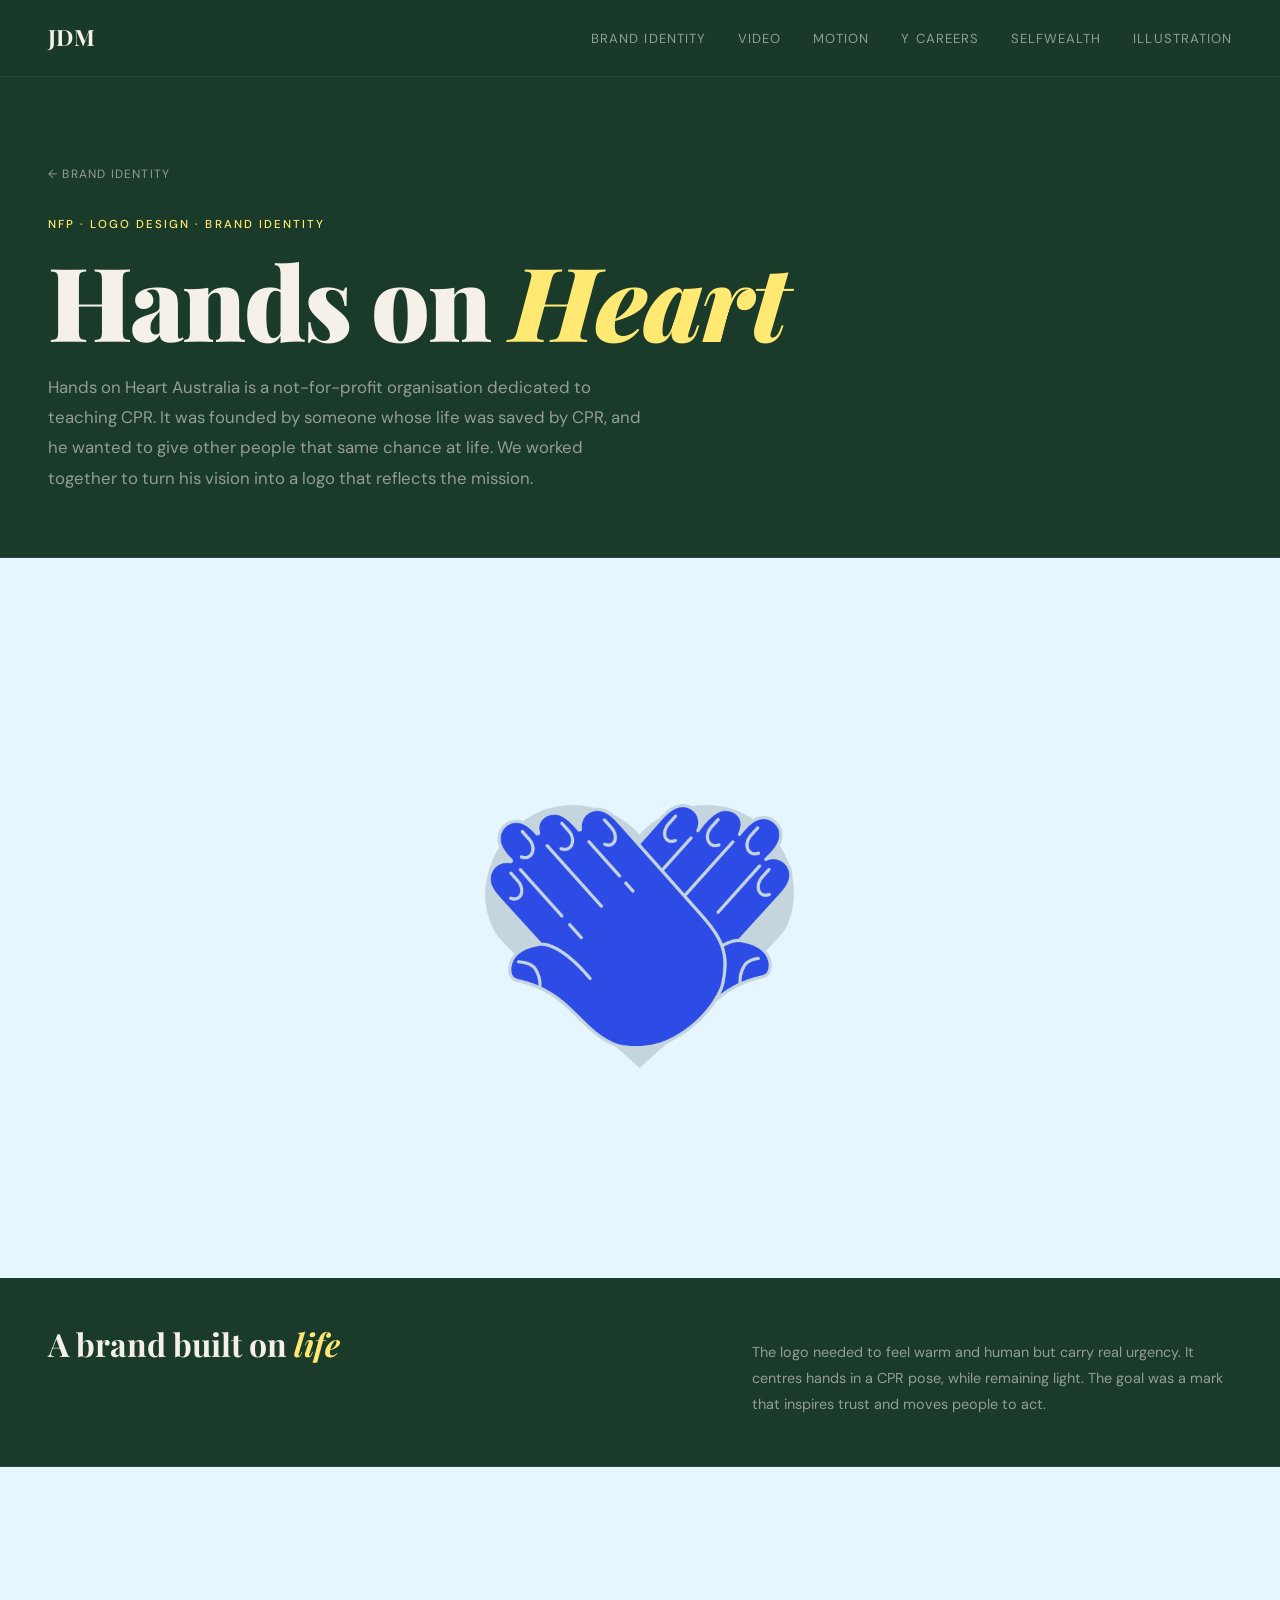
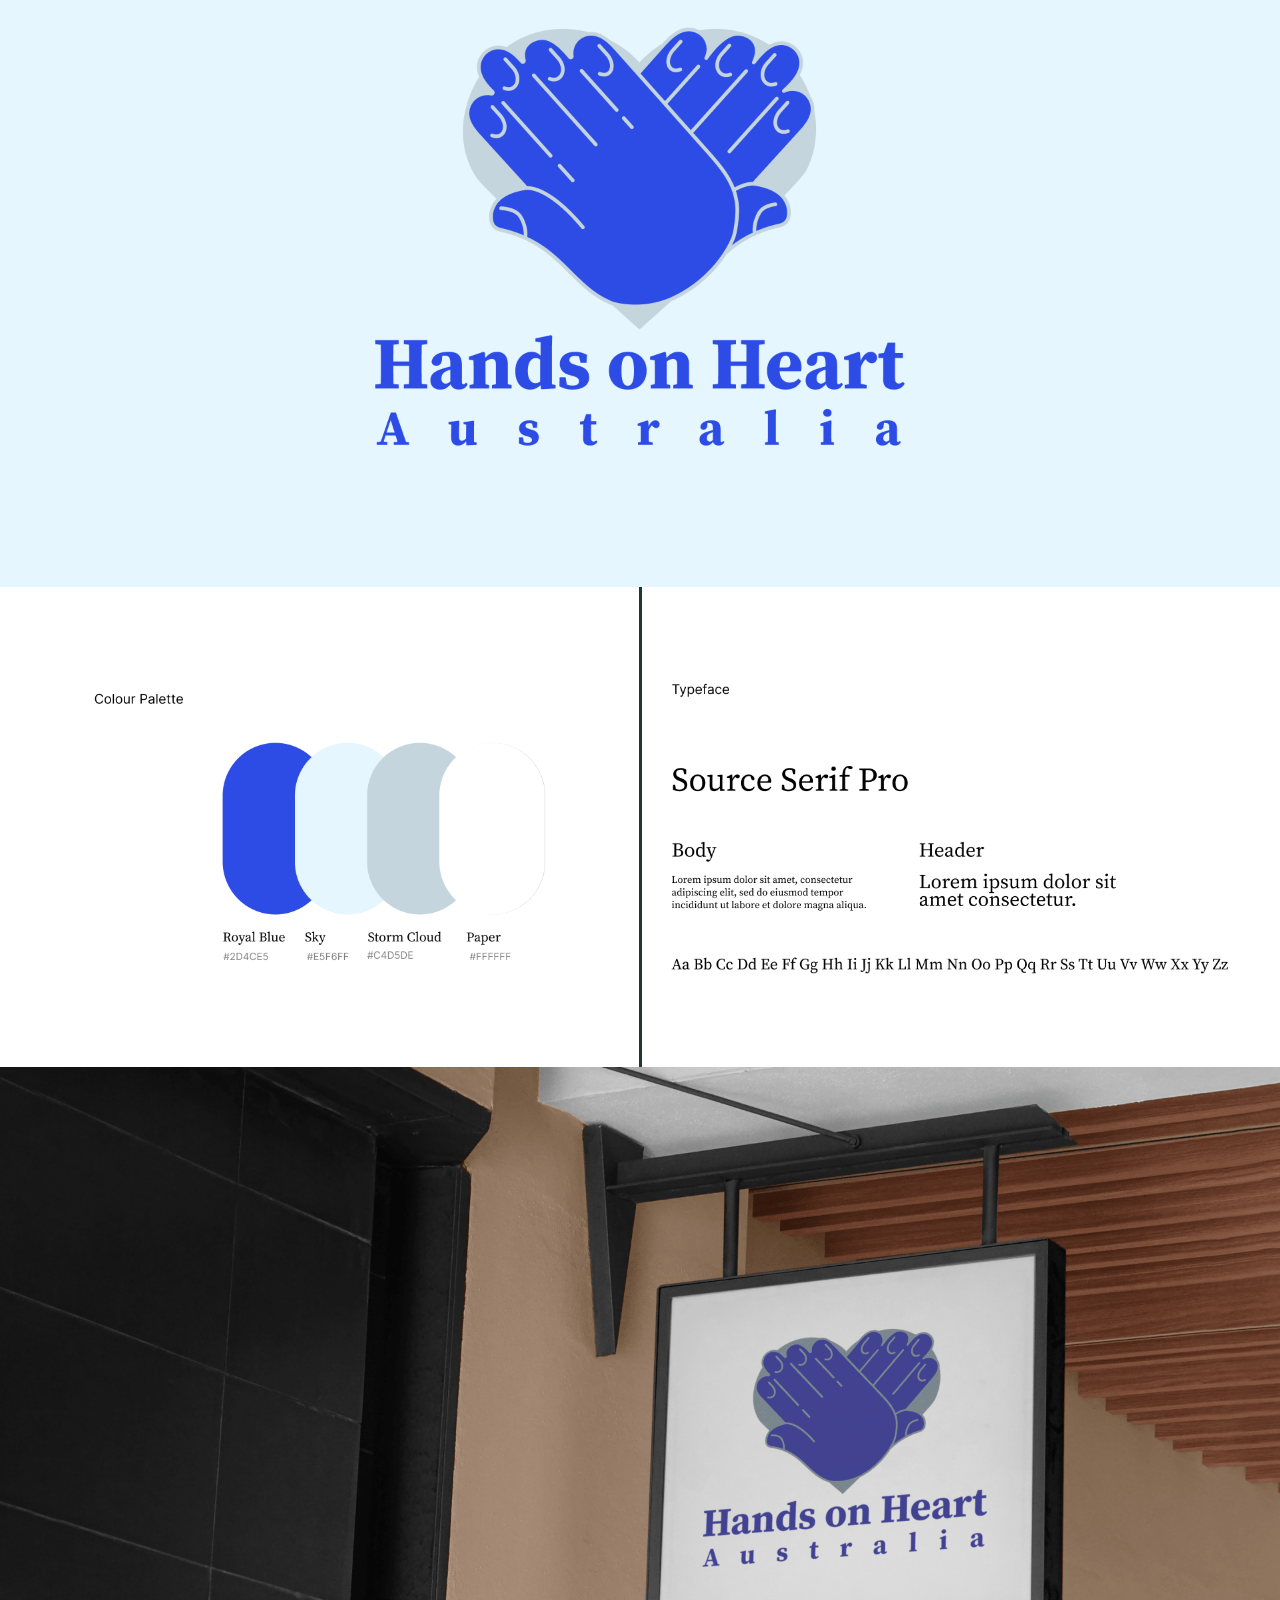
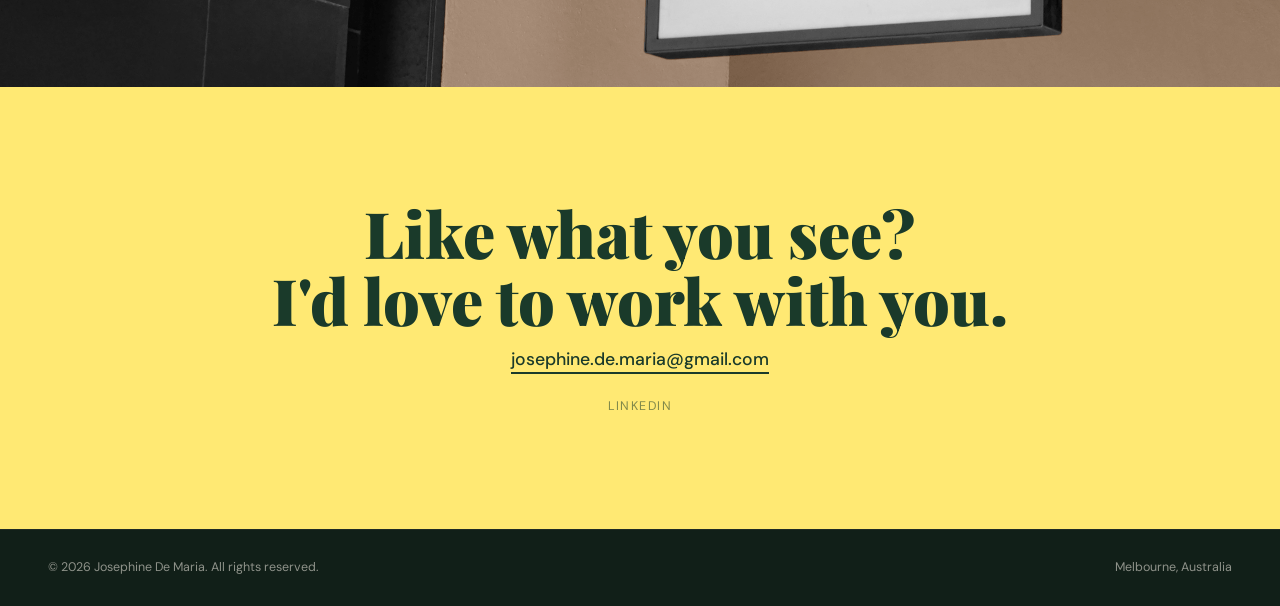
<file: hands-on-heart-australia.html>
<!DOCTYPE html>
<html lang="en">
<head>
<meta charset="UTF-8">
<meta name="viewport" content="width=device-width, initial-scale=1.0">
<title>Hands on Heart Australia — Josephine De Maria</title>
<link rel="icon" href="assets/favicon.png">
<meta property="og:title" content="Hands on Heart Australia — Josephine De Maria">
<meta property="og:description" content="Logo design for a not-for-profit dedicated to teaching CPR across Australia.">
<meta property="og:image" content="https://josephineddesigns.com/assets/preview.jpg">
<meta property="og:type" content="website">
<link rel="preconnect" href="https://fonts.googleapis.com"><link rel="preconnect" href="https://fonts.gstatic.com" crossorigin><link href="https://fonts.googleapis.com/css2?family=Playfair+Display:ital,wght@0,400;0,700;0,900;1,400;1,700&family=DM+Sans:wght@300;400;500&display=swap" rel="stylesheet">
<link rel="stylesheet" href="shared.css">
<style>
  .page-intro-block { padding:10rem 3rem 4rem; border-bottom:1px solid var(--border); }
  .page-intro-block h1 { font-family:'Playfair Display',serif; font-size:clamp(4rem,8vw,8rem); font-weight:900; line-height:0.95; color:var(--cream); letter-spacing:-0.02em; margin-bottom:1.5rem; }
  .page-intro-block h1 em { font-style:italic; color:var(--accent); }
  .page-intro-block p { font-size:1.05rem; color:var(--muted); max-width:600px; line-height:1.8; }
  .img-full { width:100%; position:relative; overflow:hidden; background:var(--green-mid); display:block; }
  .img-full img { width:100%; height:100%; object-fit:cover; display:block; }
  .img-duo { display:grid; grid-template-columns:1fr 1fr; gap:3px; }
  .img-cell { position:relative; overflow:hidden; background:var(--green-mid); display:flex; align-items:center; justify-content:center; }
  .img-cell img { width:100%; height:100%; object-fit:cover; display:block; transition:transform 0.5s ease; }
  .img-cell:hover img { transform:scale(1.03); }
  .h-md { height:480px; } .h-lg { height:620px; } .h-xl { height:80vh; }
  .caption-block { padding:3rem; border-bottom:1px solid var(--border); display:flex; align-items:baseline; justify-content:space-between; gap:4rem; }
  .caption-block h2 { font-family:'Playfair Display',serif; font-size:clamp(1.5rem,2.5vw,2.2rem); font-weight:700; color:var(--cream); line-height:1.1; flex-shrink:0; max-width:340px; }
  .caption-block h2 em { font-style:italic; color:var(--accent); }
  .caption-block p { font-size:0.9rem; color:var(--muted); line-height:1.8; max-width:480px; }
  @media(max-width:768px) {
    .page-intro-block { padding:7rem 1.5rem 3rem; }
    .img-duo { grid-template-columns:1fr; }
    .caption-block { flex-direction:column; gap:1rem; padding:2rem 1.5rem; }
    .h-md, .h-lg, .h-xl { height:auto; aspect-ratio:4/3; }
  }
</style>
</head>
<body>
<nav>
  <a href="index.html" class="nav-logo">JDM</a>
  <ul class="nav-links">
    <li><a href="brand-identity.html">Brand Identity</a></li>
    <li><a href="video-content.html">Video</a></li>
    <li><a href="motion-graphics.html">Motion</a></li>
    <li><a href="y-careers.html">Y Careers</a></li>
    <li><a href="selfwealth.html">Selfwealth</a></li>
    <li><a href="illustration.html">Illustration</a></li>
  </ul>
  <button class="nav-burger" id="navBurger" aria-label="Menu"><span></span><span></span><span></span></button>
</nav>
<ul class="nav-drawer" id="navDrawer">
  <li><a href="brand-identity.html">Brand Identity</a></li>
  <li><a href="video-content.html">Video</a></li>
  <li><a href="motion-graphics.html">Motion</a></li>
  <li><a href="y-careers.html">Y Careers</a></li>
  <li><a href="selfwealth.html">Selfwealth</a></li>
  <li><a href="illustration.html">Illustration</a></li>
</ul>
<div class="page-intro-block">
  <a href="brand-identity.html" class="back-link">&#8592; Brand Identity</a>
  <span class="eyebrow">NFP · Logo Design · Brand Identity</span>
  <h1>Hands on <em>Heart</em></h1>
  <p>Hands on Heart Australia is a not-for-profit organisation dedicated to teaching CPR. It was founded by someone whose life was saved by CPR, and he wanted to give other people that same chance at life. We worked together to turn his vision into a logo that reflects the mission.</p>
</div>
<div class="img-full img-cell h-xl fade-up">
  <img src="assets/hands-on-heart/HandsOnHeartAus.png" alt="Hands on Heart Australia brand">
</div>
<div class="caption-block fade-up">
  <h2>A brand built on <em>life</em></h2>
  <p>The logo needed to feel warm and human but carry real urgency. It centres hands in a CPR pose, while remaining light. The goal was a mark that inspires trust and moves people to act.</p>
</div>
<div class="img-full img-cell h-xl fade-up">
  <img src="assets/hands-on-heart/HandsOnHeartAuslogo.png" alt="Hands on Heart full logo">
</div>
<div class="img-duo fade-up">
  <div class="img-cell h-md">
    <img src="assets/hands-on-heart/HandsColours.png" alt="Hands on Heart colour palette">
  </div>
  <div class="img-cell h-md">
    <img src="assets/hands-on-heart/HandsTypeface.png" alt="Hands on Heart typeface">
  </div>
</div>
<div class="img-full img-cell h-lg fade-up">
  <img src="assets/hands-on-heart/HandsSign.png" alt="Hands on Heart signage">
</div>

  <section class="contact-section">
  <h2>Like what you see?<br>I'd love to work with you.</h2>
  <a href="mailto:josephine.de.maria@gmail.com" class="contact-email">josephine.de.maria@gmail.com</a>
  <div class="contact-links">
    <a href="https://www.linkedin.com/in/josephine-de-maria/" target="_blank" rel="noopener">LinkedIn</a>
  </div>
</section>

  
<footer>
  <span class="footer-copy">&copy; 2026 Josephine De Maria. All rights reserved.</span>
  <span class="footer-right">Melbourne, Australia</span>
</footer>
<script>
  const _obs = new IntersectionObserver((entries) => {
    entries.forEach((e, i) => { if (e.isIntersecting) { setTimeout(() => e.target.classList.add('visible'), i * 80); _obs.unobserve(e.target); } });
  }, { threshold: 0.08 });
  document.querySelectorAll('.fade-up').forEach(el => _obs.observe(el));
  const burger = document.getElementById('navBurger');
  const drawer = document.getElementById('navDrawer');
  burger.addEventListener('click', () => { burger.classList.toggle('open'); drawer.classList.toggle('open'); document.body.style.overflow = drawer.classList.contains('open') ? 'hidden' : ''; });
  drawer.querySelectorAll('a').forEach(a => a.addEventListener('click', () => { burger.classList.remove('open'); drawer.classList.remove('open'); document.body.style.overflow = ''; }));
</script>
</body>
</html>
</file>
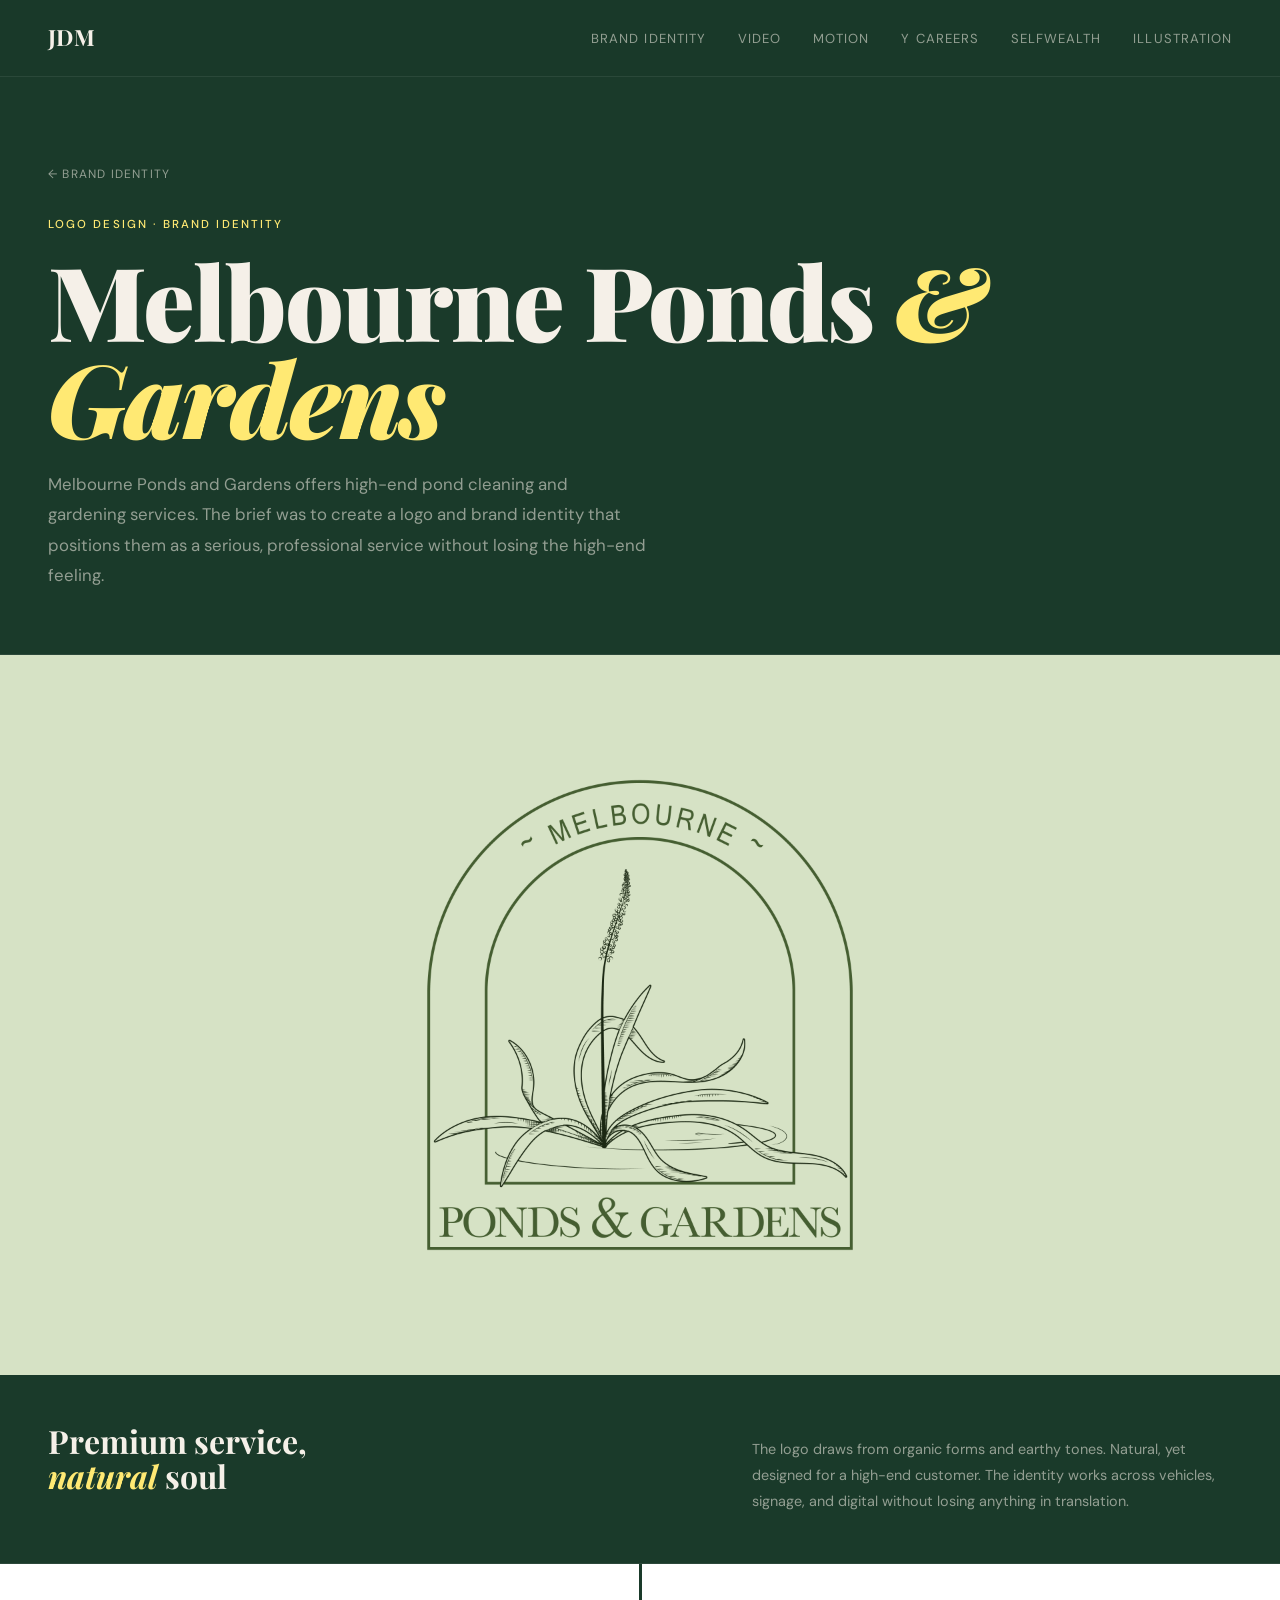
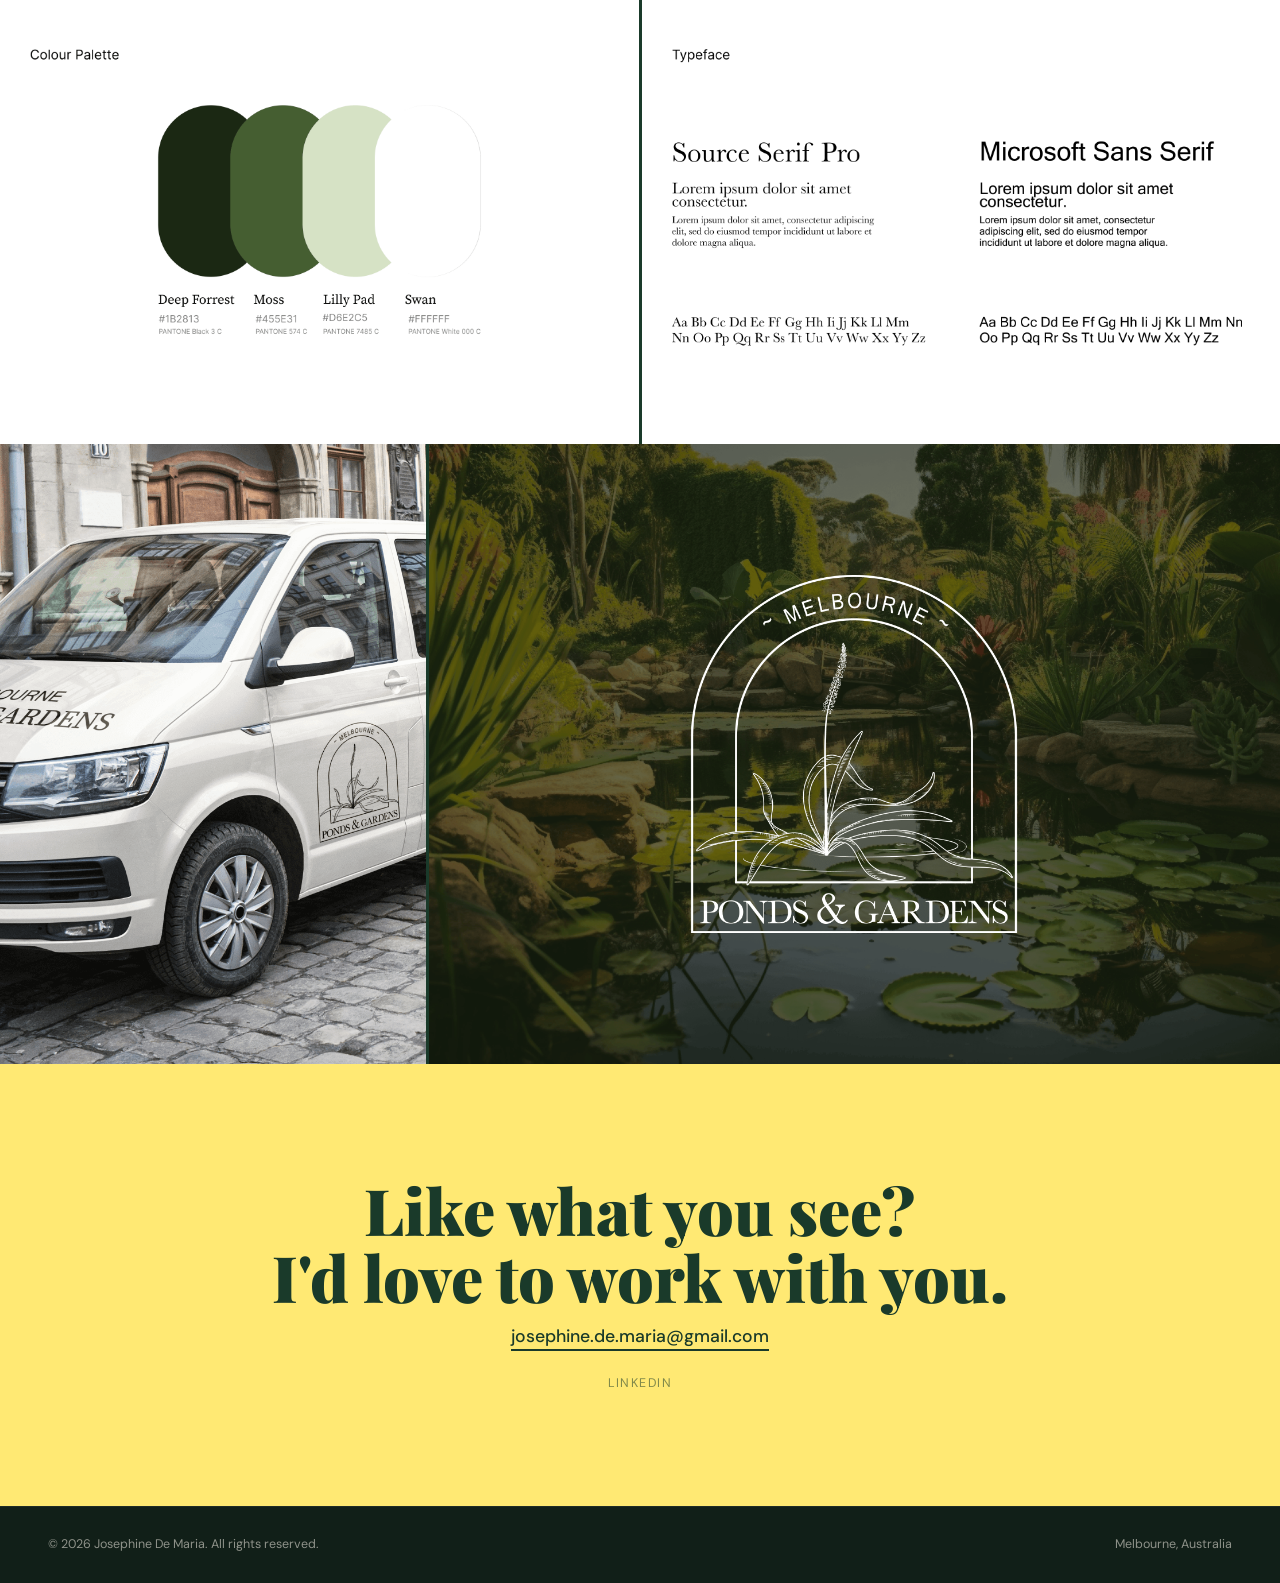
<file: melbourne-ponds-and-gardens.html>
<!DOCTYPE html>
<html lang="en">
<head>
<meta charset="UTF-8">
<meta name="viewport" content="width=device-width, initial-scale=1.0">
<title>Melbourne Ponds and Gardens — Josephine De Maria</title>
<link rel="icon" href="assets/favicon.png">
<meta property="og:title" content="Melbourne Ponds and Gardens — Josephine De Maria">
<meta property="og:description" content="Logo and brand identity for a premium pond cleaning and landscaping business.">
<meta property="og:image" content="https://josephineddesigns.com/assets/preview.jpg">
<meta property="og:type" content="website">
<link rel="preconnect" href="https://fonts.googleapis.com"><link rel="preconnect" href="https://fonts.gstatic.com" crossorigin><link href="https://fonts.googleapis.com/css2?family=Playfair+Display:ital,wght@0,400;0,700;0,900;1,400;1,700&family=DM+Sans:wght@300;400;500&display=swap" rel="stylesheet">
<link rel="stylesheet" href="shared.css">
<style>
  .page-intro-block { padding:10rem 3rem 4rem; border-bottom:1px solid var(--border); }
  .page-intro-block h1 { font-family:'Playfair Display',serif; font-size:clamp(4rem,8vw,8rem); font-weight:900; line-height:0.95; color:var(--cream); letter-spacing:-0.02em; margin-bottom:1.5rem; }
  .page-intro-block h1 em { font-style:italic; color:var(--accent); }
  .page-intro-block p { font-size:1.05rem; color:var(--muted); max-width:600px; line-height:1.8; }
  .img-full { width:100%; position:relative; overflow:hidden; background:var(--green-mid); display:block; }
  .img-full img { width:100%; height:100%; object-fit:cover; display:block; }
  .img-duo { display:grid; grid-template-columns:1fr 1fr; gap:3px; }
  .img-feature-right { display:grid; grid-template-columns:1fr 2fr; gap:3px; align-items:stretch; }
  .img-cell { position:relative; overflow:hidden; background:var(--green-mid); display:flex; align-items:center; justify-content:center; }
  .img-cell img { width:100%; height:100%; object-fit:cover; display:block; transition:transform 0.5s ease; }
  .img-cell:hover img { transform:scale(1.03); }
  .h-md { height:480px; } .h-lg { height:620px; } .h-xl { height:80vh; }
  .caption-block { padding:3rem; border-bottom:1px solid var(--border); display:flex; align-items:baseline; justify-content:space-between; gap:4rem; }
  .caption-block h2 { font-family:'Playfair Display',serif; font-size:clamp(1.5rem,2.5vw,2.2rem); font-weight:700; color:var(--cream); line-height:1.1; flex-shrink:0; max-width:340px; }
  .caption-block h2 em { font-style:italic; color:var(--accent); }
  .caption-block p { font-size:0.9rem; color:var(--muted); line-height:1.8; max-width:480px; }
  @media(max-width:768px) {
    .page-intro-block { padding:7rem 1.5rem 3rem; }
    .img-duo, .img-feature-right { grid-template-columns:1fr; }
    .caption-block { flex-direction:column; gap:1rem; padding:2rem 1.5rem; }
    .h-md, .h-lg, .h-xl { height:auto; aspect-ratio:4/3; }
  }
</style>
</head>
<body>
<nav>
  <a href="index.html" class="nav-logo">JDM</a>
  <ul class="nav-links">
    <li><a href="brand-identity.html">Brand Identity</a></li>
    <li><a href="video-content.html">Video</a></li>
    <li><a href="motion-graphics.html">Motion</a></li>
    <li><a href="y-careers.html">Y Careers</a></li>
    <li><a href="selfwealth.html">Selfwealth</a></li>
    <li><a href="illustration.html">Illustration</a></li>
  </ul>
  <button class="nav-burger" id="navBurger" aria-label="Menu"><span></span><span></span><span></span></button>
</nav>
<ul class="nav-drawer" id="navDrawer">
  <li><a href="brand-identity.html">Brand Identity</a></li>
  <li><a href="video-content.html">Video</a></li>
  <li><a href="motion-graphics.html">Motion</a></li>
  <li><a href="y-careers.html">Y Careers</a></li>
  <li><a href="selfwealth.html">Selfwealth</a></li>
  <li><a href="illustration.html">Illustration</a></li>
</ul>
<div class="page-intro-block">
  <a href="brand-identity.html" class="back-link">&#8592; Brand Identity</a>
  <span class="eyebrow">Logo Design · Brand Identity</span>
  <h1>Melbourne Ponds <em>&amp; Gardens</em></h1>
  <p>Melbourne Ponds and Gardens offers high-end pond cleaning and gardening services. The brief was to create a logo and brand identity that positions them as a serious, professional service without losing the high-end feeling.</p>
</div>
<div class="img-full img-cell h-xl fade-up">
  <img src="assets/melbournepondsandgardens/PondsAndGardens-1.png" alt="Melbourne Ponds and Gardens logo">
</div>
<div class="caption-block fade-up">
  <h2>Premium service, <em>natural</em> soul</h2>
  <p>The logo draws from organic forms and earthy tones. Natural, yet designed for a high-end customer. The identity works across vehicles, signage, and digital without losing anything in translation.</p>
</div>
<div class="img-duo fade-up">
  <div class="img-cell h-md">
    <img src="assets/melbournepondsandgardens/PondsAndGardens-2.png" alt="Melbourne Ponds and Gardens colour">
  </div>
  <div class="img-cell h-md">
    <img src="assets/melbournepondsandgardens/PondsAndGardens-3.png" alt="Melbourne Ponds and Gardens typography">
  </div>
</div>
<div class="img-feature-right fade-up">
  <div class="img-cell h-lg">
    <img src="assets/melbournepondsandgardens/PondsAndGardens-4.png" alt="Melbourne Ponds and Gardens car wrap">
  </div>
  <div class="img-cell h-lg">
    <img src="assets/melbournepondsandgardens/PondsAndGardens.png" alt="Melbourne Ponds and Gardens brand application">
  </div>
</div>
  
<section class="contact-section">
  <h2>Like what you see?<br>I'd love to work with you.</h2>
  <a href="mailto:josephine.de.maria@gmail.com" class="contact-email">josephine.de.maria@gmail.com</a>
  <div class="contact-links">
    <a href="https://www.linkedin.com/in/josephine-de-maria/" target="_blank" rel="noopener">LinkedIn</a>
  </div>
</section>
  
<footer>
  <span class="footer-copy">&copy; 2026 Josephine De Maria. All rights reserved.</span>
  <span class="footer-right">Melbourne, Australia</span>
</footer>
<script>
  const _obs = new IntersectionObserver((entries) => {
    entries.forEach((e, i) => { if (e.isIntersecting) { setTimeout(() => e.target.classList.add('visible'), i * 80); _obs.unobserve(e.target); } });
  }, { threshold: 0.08 });
  document.querySelectorAll('.fade-up').forEach(el => _obs.observe(el));
  const burger = document.getElementById('navBurger');
  const drawer = document.getElementById('navDrawer');
  burger.addEventListener('click', () => { burger.classList.toggle('open'); drawer.classList.toggle('open'); document.body.style.overflow = drawer.classList.contains('open') ? 'hidden' : ''; });
  drawer.querySelectorAll('a').forEach(a => a.addEventListener('click', () => { burger.classList.remove('open'); drawer.classList.remove('open'); document.body.style.overflow = ''; }));
</script>
</body>
</html>
</file>
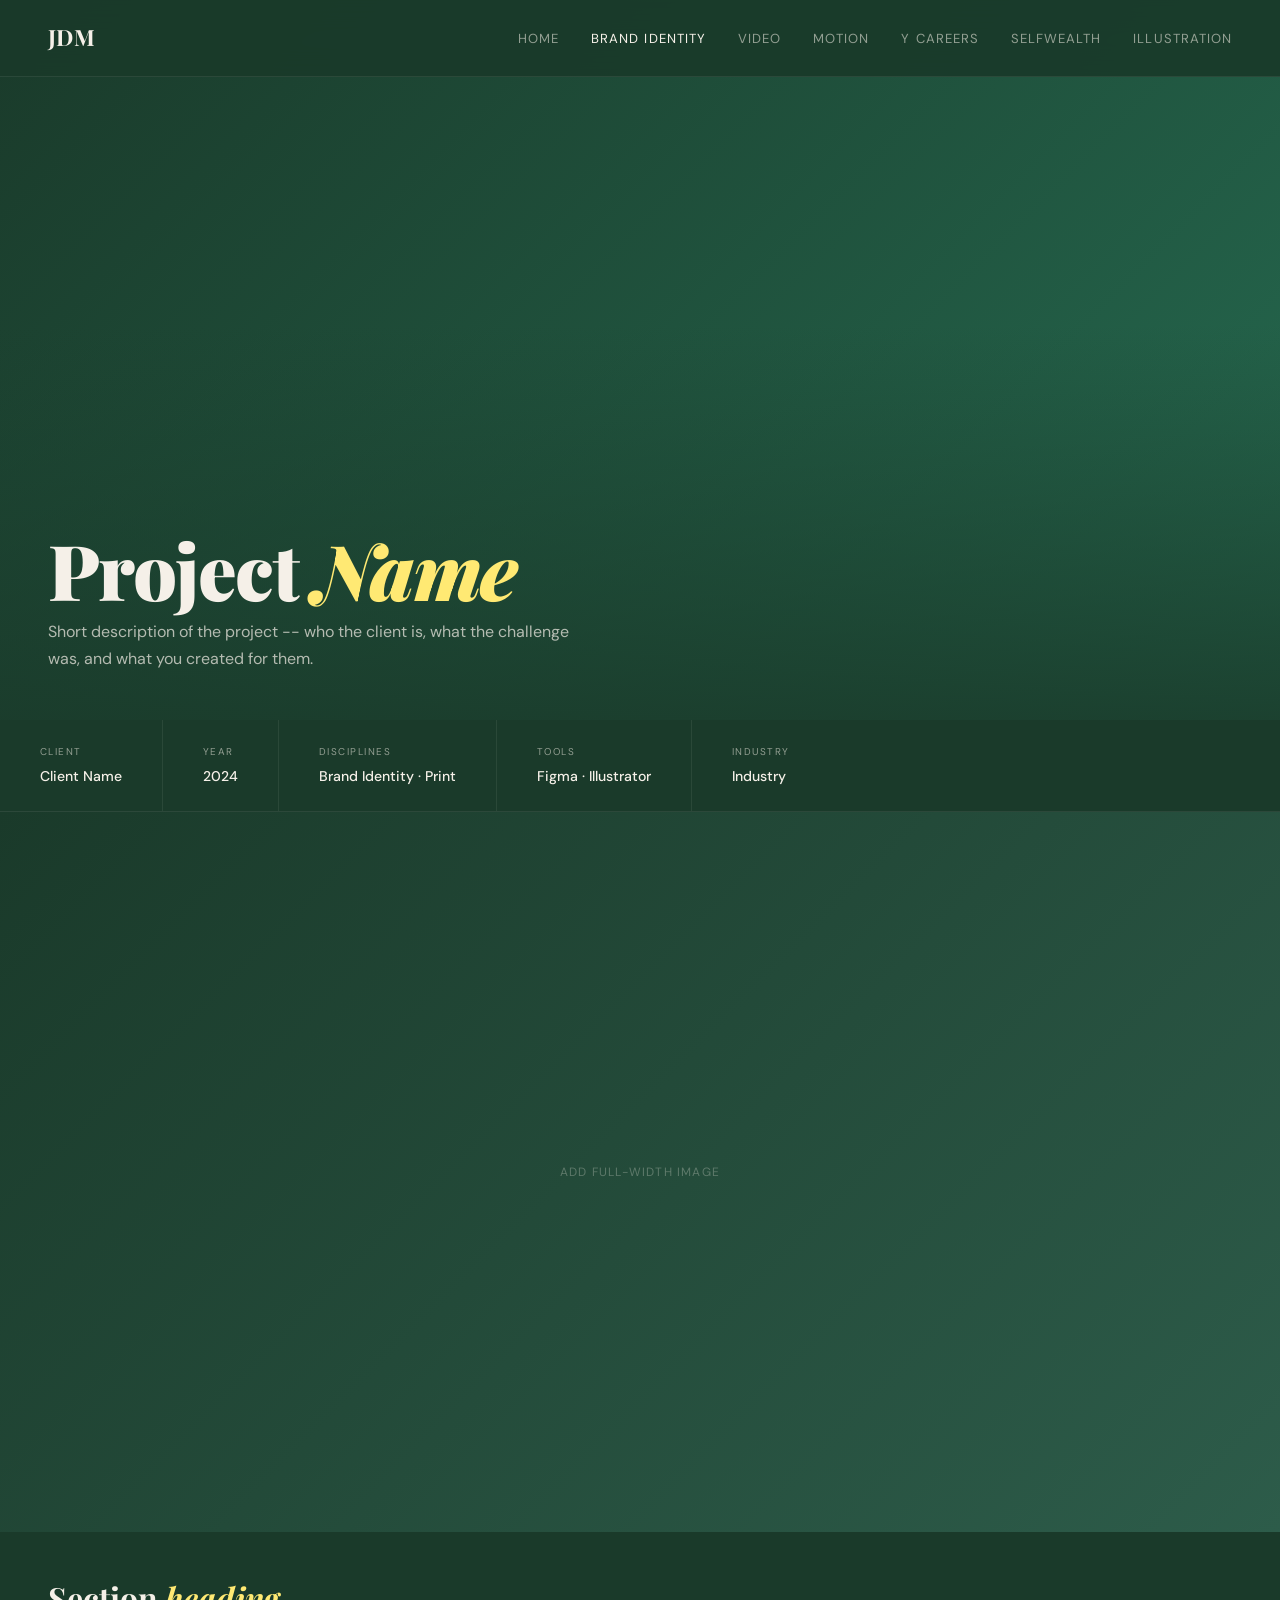
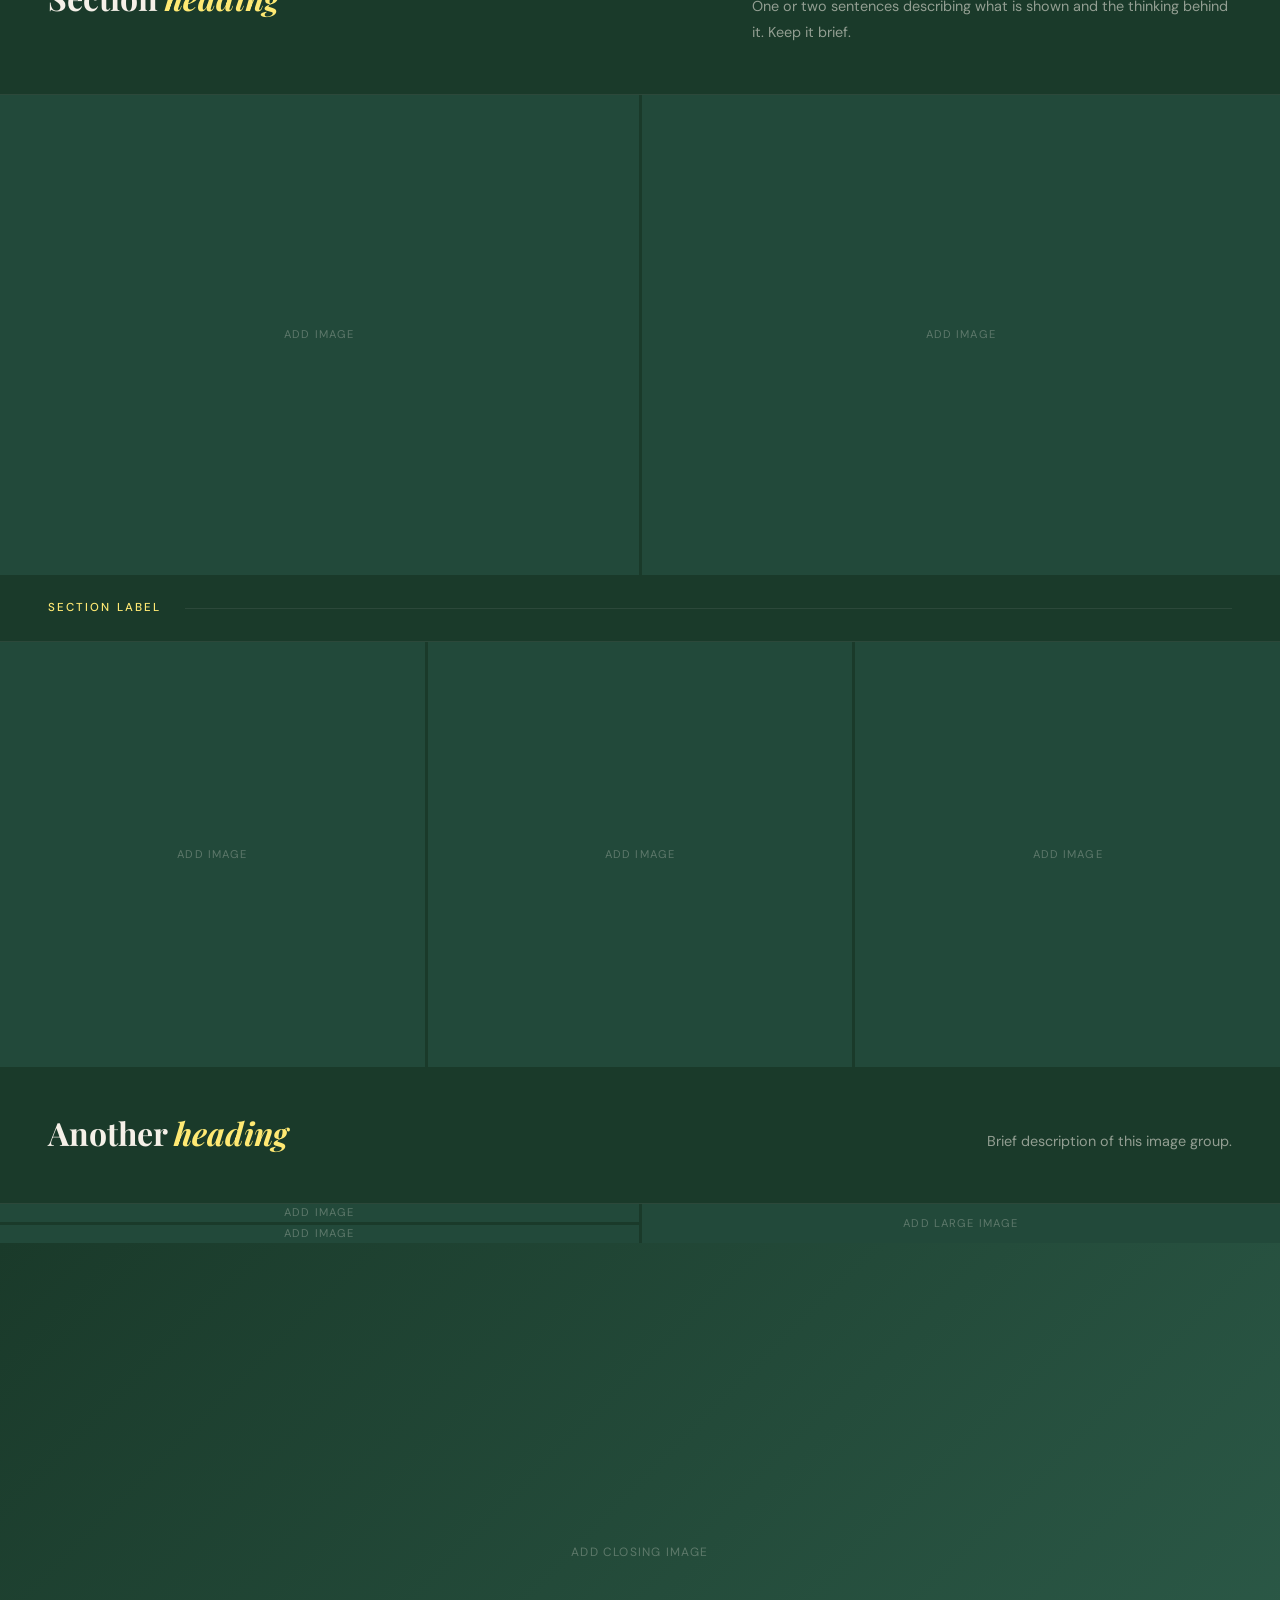
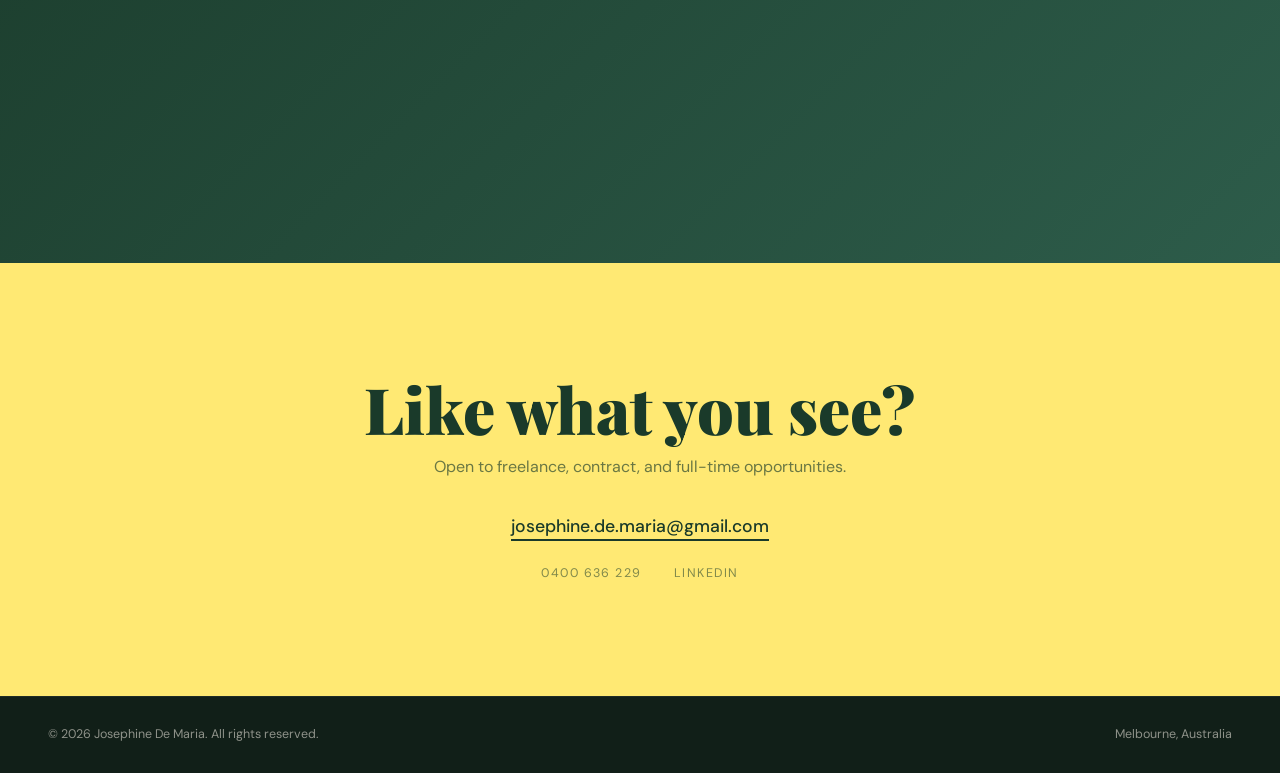
<file: project-template-no-video.html>
<!DOCTYPE html>
<html lang="en">
<head>
<meta charset="UTF-8">
<meta name="viewport" content="width=device-width, initial-scale=1.0">
<title>Project Name -- Josephine De Maria</title>
<link rel="preconnect" href="https://fonts.googleapis.com"><link rel="preconnect" href="https://fonts.gstatic.com" crossorigin><link href="https://fonts.googleapis.com/css2?family=Playfair+Display:ital,wght@0,400;0,700;0,900;1,400;1,700&family=DM+Sans:wght@300;400;500&display=swap" rel="stylesheet">
<link rel="stylesheet" href="shared.css">
<style>

  .img-hero { width:100%; aspect-ratio:16/9; position:relative; overflow:hidden; background:var(--green-mid); display:flex; align-items:flex-end; }
  .img-hero img, .img-hero video.hero-vid { position:absolute; inset:0; width:100%; height:100%; object-fit:cover; }
  .img-hero::after { content:''; position:absolute; inset:0; background:linear-gradient(to top,rgba(26,58,42,0.85) 0%,transparent 55%); pointer-events:none; }
  .img-hero-text { position:relative; z-index:2; padding:3rem; width:100%; }
  .img-hero-text h1 { font-family:'Playfair Display',serif; font-size:clamp(3rem,6vw,6rem); font-weight:900; line-height:0.95; color:var(--cream); letter-spacing:-0.02em; margin-bottom:0.75rem; }
  .img-hero-text h1 em { font-style:italic; color:var(--accent); }
  .img-hero-text p { font-size:1rem; color:rgba(245,240,232,0.7); max-width:540px; line-height:1.7; }


  .meta-bar { display:flex; gap:0; border-bottom:1px solid var(--border); overflow-x:auto; }
  .meta-bar-item { padding:1.5rem 2.5rem; border-right:1px solid var(--border); white-space:nowrap; flex-shrink:0; }
  .meta-bar-item:last-child { border-right:none; }
  .meta-bar-label { font-size:0.62rem; letter-spacing:0.15em; text-transform:uppercase; color:var(--muted); margin-bottom:0.3rem; }
  .meta-bar-value { font-size:0.88rem; font-weight:500; color:var(--cream); }


  .img-full { width:100%; position:relative; overflow:hidden; background:var(--green-mid); display:block; }
  .img-full img { width:100%; height:100%; object-fit:cover; display:block; }
  .img-duo  { display:grid; grid-template-columns:1fr 1fr; gap:3px; }
  .img-trio { display:grid; grid-template-columns:repeat(3,1fr); gap:3px; }
  .img-feature-left  { display:grid; grid-template-columns:2fr 1fr; gap:3px; align-items:stretch; }
  .img-feature-right { display:grid; grid-template-columns:1fr 1fr; gap:3px; }
  .img-stack { display:flex; flex-direction:column; gap:3px; }
  .img-cell { position:relative; overflow:hidden; background:var(--green-mid); display:flex; align-items:center; justify-content:center; }
  .img-cell img { width:100%; height:100%; object-fit:cover; display:block; transition:transform 0.5s ease; }
  .img-cell:hover img { transform:scale(1.03); }
  .img-cell-label { font-size:0.68rem; letter-spacing:0.1em; text-transform:uppercase; color:var(--muted); opacity:0.5; position:relative; z-index:1; }
  .h-sm  { height:320px; }
  .h-md  { height:480px; }
  .h-lg  { height:620px; }
  .h-xl  { height:80vh; }
  .h-sq  { aspect-ratio:1/1; height:auto; }
  .h-port{ aspect-ratio:3/4; height:auto; }
  .h-45  { aspect-ratio:4/5; height:auto; }
  .h-169 { aspect-ratio:16/9; height:auto; }


  .caption-block { padding:3rem; border-bottom:1px solid var(--border); display:flex; align-items:baseline; justify-content:space-between; gap:4rem; }
  .caption-block h2 { font-family:'Playfair Display',serif; font-size:clamp(1.5rem,2.5vw,2.2rem); font-weight:700; color:var(--cream); line-height:1.1; flex-shrink:0; max-width:340px; }
  .caption-block h2 em { font-style:italic; color:var(--accent); }
  .caption-block p { font-size:0.9rem; color:var(--muted); line-height:1.8; max-width:480px; }
  .section-marker { padding:1.5rem 3rem; border-bottom:1px solid var(--border); display:flex; align-items:center; gap:1.5rem; }
  .section-marker-line { flex:1; height:1px; background:var(--border); }

  @media(max-width:768px) {
    .img-hero { height:75vh; aspect-ratio:auto; }
    .img-duo,.img-trio,.img-feature-left,.img-feature-right { grid-template-columns:1fr; }
    .img-feature-right { height:auto; }
    .img-stack { height:auto; }
    .caption-block { flex-direction:column; gap:1rem; padding:2rem 1.5rem; }
    .meta-bar { flex-wrap:wrap; }
    .meta-bar-item { border-bottom:1px solid var(--border); }
    .img-hero-text { padding:2rem 1.5rem; }
    .section-marker { padding:1.25rem 1.5rem; }
  }
</style>
</head>
<body><nav>
  <a href="index.html" class="nav-logo">JDM</a>
  <ul class="nav-links">
    <li><a href="index.html">Home</a></li>
    <li><a href="brand-identity.html" class="active">Brand Identity</a></li>
    <li><a href="video-content.html">Video</a></li>
    <li><a href="motion-graphics.html">Motion</a></li>
    <li><a href="y-careers.html">Y Careers</a></li>
    <li><a href="selfwealth.html">Selfwealth</a></li>
    <li><a href="illustration.html">Illustration</a></li>
  </ul>
  <button class="nav-burger" id="navBurger" aria-label="Menu">
    <span></span><span></span><span></span>
  </button>
</nav>
<ul class="nav-drawer" id="navDrawer">
  <li><a href="index.html">Home</a></li>
    <li><a href="brand-identity.html" class="active">Brand Identity</a></li>
    <li><a href="video-content.html">Video</a></li>
    <li><a href="motion-graphics.html">Motion</a></li>
    <li><a href="y-careers.html">Y Careers</a></li>
    <li><a href="selfwealth.html">Selfwealth</a></li>
    <li><a href="illustration.html">Illustration</a></li>
</ul>
<!--
  IMAGE-ONLY PROJECT TEMPLATE
  Use this for brand identity, packaging, print, or illustration projects.
  No video sections -- swap placeholders for your real images.

  TO USE:
  1. Save as a new filename e.g. "two-sense.html"
  2. Update the <title>, nav active link, and all text marked with CHANGE
  3. Replace placeholder divs with: <img src="assets/yourfolder/image.jpg" alt="Description">
  4. Delete sections you don't need
-->

<!-- HERO IMAGE -->
<!-- CHANGE: Replace the gradient with your hero image:
     <img src="assets/yourproject/hero.jpg" alt="Project name" class="hero-vid" style="object-fit:cover;">
-->
<div class="img-hero" style="background:linear-gradient(135deg,#1a3a2a,#256A50);">
  <!-- CHANGE: swap gradient for your hero image -->
  <div class="img-hero-text">
    <!-- CHANGE: project title -->
    <h1>Project <em>Name</em></h1>
    <!-- CHANGE: one or two sentences about the client and project -->
    <p>Short description of the project -- who the client is, what the challenge was, and what you created for them.</p>
  </div>
</div>

<!-- METADATA BAR -->
<!-- CHANGE: fill in or remove items as needed -->
<div class="meta-bar"><div class="meta-bar-item"><div class="meta-bar-label">Client</div><div class="meta-bar-value">Client Name</div></div><div class="meta-bar-item"><div class="meta-bar-label">Year</div><div class="meta-bar-value">2024</div></div><div class="meta-bar-item"><div class="meta-bar-label">Disciplines</div><div class="meta-bar-value">Brand Identity · Print</div></div><div class="meta-bar-item"><div class="meta-bar-label">Tools</div><div class="meta-bar-value">Figma · Illustrator</div></div><div class="meta-bar-item"><div class="meta-bar-label">Industry</div><div class="meta-bar-value">Industry</div></div></div>

<!-- FULL-WIDTH HERO IMAGE -->
<div class="img-full img-cell h-xl fade-up">
  <!-- CHANGE: <img src="assets/yourproject/hero-full.jpg" alt="Description"> -->
  <div style="width:100%;height:100%;background:linear-gradient(135deg,#1a3a2a,#2d5c4a);display:flex;align-items:center;justify-content:center;"><span style="font-size:0.75rem;letter-spacing:0.1em;text-transform:uppercase;color:var(--muted);opacity:0.5;">Add full-width image</span></div>
</div>

<!-- CAPTION -->
<div class="caption-block fade-up">
  <!-- CHANGE: section heading and description -->
  <h2>Section <em>heading</em></h2>
  <p>One or two sentences describing what is shown and the thinking behind it. Keep it brief.</p>
</div>

<!-- TWO EQUAL IMAGES -->
<div class="img-duo fade-up">
  <div class="img-cell h-md">
    <!-- CHANGE: <img src="assets/yourproject/image-1.jpg" alt="Description"> -->
    <div style="width:100%;height:100%;background:var(--green-mid);display:flex;align-items:center;justify-content:center;"><span style="font-size:0.7rem;letter-spacing:0.1em;text-transform:uppercase;color:var(--muted);opacity:0.5;">Add image</span></div>
  </div>
  <div class="img-cell h-md">
    <!-- CHANGE: <img src="assets/yourproject/image-2.jpg" alt="Description"> -->
    <div style="width:100%;height:100%;background:var(--green-mid);display:flex;align-items:center;justify-content:center;"><span style="font-size:0.7rem;letter-spacing:0.1em;text-transform:uppercase;color:var(--muted);opacity:0.5;">Add image</span></div>
  </div>
</div>

<!-- SECTION MARKER (optional -- delete if not needed) -->
<div class="section-marker fade-up">
  <!-- CHANGE: section label -->
  <span class="eyebrow" style="margin-bottom:0;">Section Label</span>
  <div class="section-marker-line"></div>
</div>

<!-- THREE EQUAL IMAGES (good for social tiles, logos, square crops) -->
<!-- CHANGE: swap h-sq for h-45 (4:5), h-169 (16:9), h-port (3:4) etc. -->
<div class="img-trio fade-up">
  <div class="img-cell h-sq">
    <div style="width:100%;height:100%;background:var(--green-mid);display:flex;align-items:center;justify-content:center;"><span style="font-size:0.7rem;letter-spacing:0.1em;text-transform:uppercase;color:var(--muted);opacity:0.5;">Add image</span></div>
  </div>
  <div class="img-cell h-sq">
    <div style="width:100%;height:100%;background:var(--green-mid);display:flex;align-items:center;justify-content:center;"><span style="font-size:0.7rem;letter-spacing:0.1em;text-transform:uppercase;color:var(--muted);opacity:0.5;">Add image</span></div>
  </div>
  <div class="img-cell h-sq">
    <div style="width:100%;height:100%;background:var(--green-mid);display:flex;align-items:center;justify-content:center;"><span style="font-size:0.7rem;letter-spacing:0.1em;text-transform:uppercase;color:var(--muted);opacity:0.5;">Add image</span></div>
  </div>
</div>

<!-- CAPTION -->
<div class="caption-block fade-up">
  <h2>Another <em>heading</em></h2>
  <p>Brief description of this image group.</p>
</div>

<!-- TWO STACKED LEFT, LARGE RIGHT -->
<!-- Delete this block if not needed -->
<div class="img-feature-right fade-up">
  <div class="img-stack">
    <div class="img-cell">
      <div style="width:100%;height:100%;background:var(--green-mid);display:flex;align-items:center;justify-content:center;"><span style="font-size:0.7rem;letter-spacing:0.1em;text-transform:uppercase;color:var(--muted);opacity:0.5;">Add image</span></div>
    </div>
    <div class="img-cell">
      <div style="width:100%;height:100%;background:var(--green-mid);display:flex;align-items:center;justify-content:center;"><span style="font-size:0.7rem;letter-spacing:0.1em;text-transform:uppercase;color:var(--muted);opacity:0.5;">Add image</span></div>
    </div>
  </div>
  <div class="img-cell">
    <div style="width:100%;height:100%;background:var(--green-mid);display:flex;align-items:center;justify-content:center;"><span style="font-size:0.7rem;letter-spacing:0.1em;text-transform:uppercase;color:var(--muted);opacity:0.5;">Add large image</span></div>
  </div>
</div>

<!-- CLOSING FULL-WIDTH IMAGE -->
<div class="img-full img-cell h-lg fade-up">
  <div style="width:100%;height:100%;background:linear-gradient(135deg,#1a3a2a,#2d5c4a);display:flex;align-items:center;justify-content:center;"><span style="font-size:0.75rem;letter-spacing:0.1em;text-transform:uppercase;color:var(--muted);opacity:0.5;">Add closing image</span></div>
</div>

<section class="contact-section">
  <h2>Like what you see?</h2>
  <p>Open to freelance, contract, and full-time opportunities.</p>
  <a href="mailto:josephine.de.maria@gmail.com" class="contact-email">josephine.de.maria@gmail.com</a>
  <div class="contact-links">
    <a href="tel:0400636229">0400 636 229</a>
    <a href="https://www.linkedin.com/in/josephine-de-maria/" target="_blank" rel="noopener">LinkedIn</a>
  </div>
</section>
<footer>
  <span class="footer-copy">&copy; 2026 Josephine De Maria. All rights reserved.</span>
  <span class="footer-right">Melbourne, Australia</span>
</footer>
<script>
  const _obs = new IntersectionObserver((entries) => {
    entries.forEach((e, i) => {
      if (e.isIntersecting) {
        setTimeout(() => e.target.classList.add('visible'), i * 80);
        _obs.unobserve(e.target);
      }
    });
  }, { threshold: 0.08 });
  document.querySelectorAll('.fade-up').forEach(el => _obs.observe(el));
</script>
<script>
  // Burger menu
  const burger  = document.getElementById('navBurger');
  const drawer  = document.getElementById('navDrawer');
  burger.addEventListener('click', () => {
    burger.classList.toggle('open');
    drawer.classList.toggle('open');
    document.body.style.overflow = drawer.classList.contains('open') ? 'hidden' : '';
  });
  drawer.querySelectorAll('a').forEach(a => {
    a.addEventListener('click', () => {
      burger.classList.remove('open');
      drawer.classList.remove('open');
      document.body.style.overflow = '';
    });
  });
</script>
</body></html>
</file>
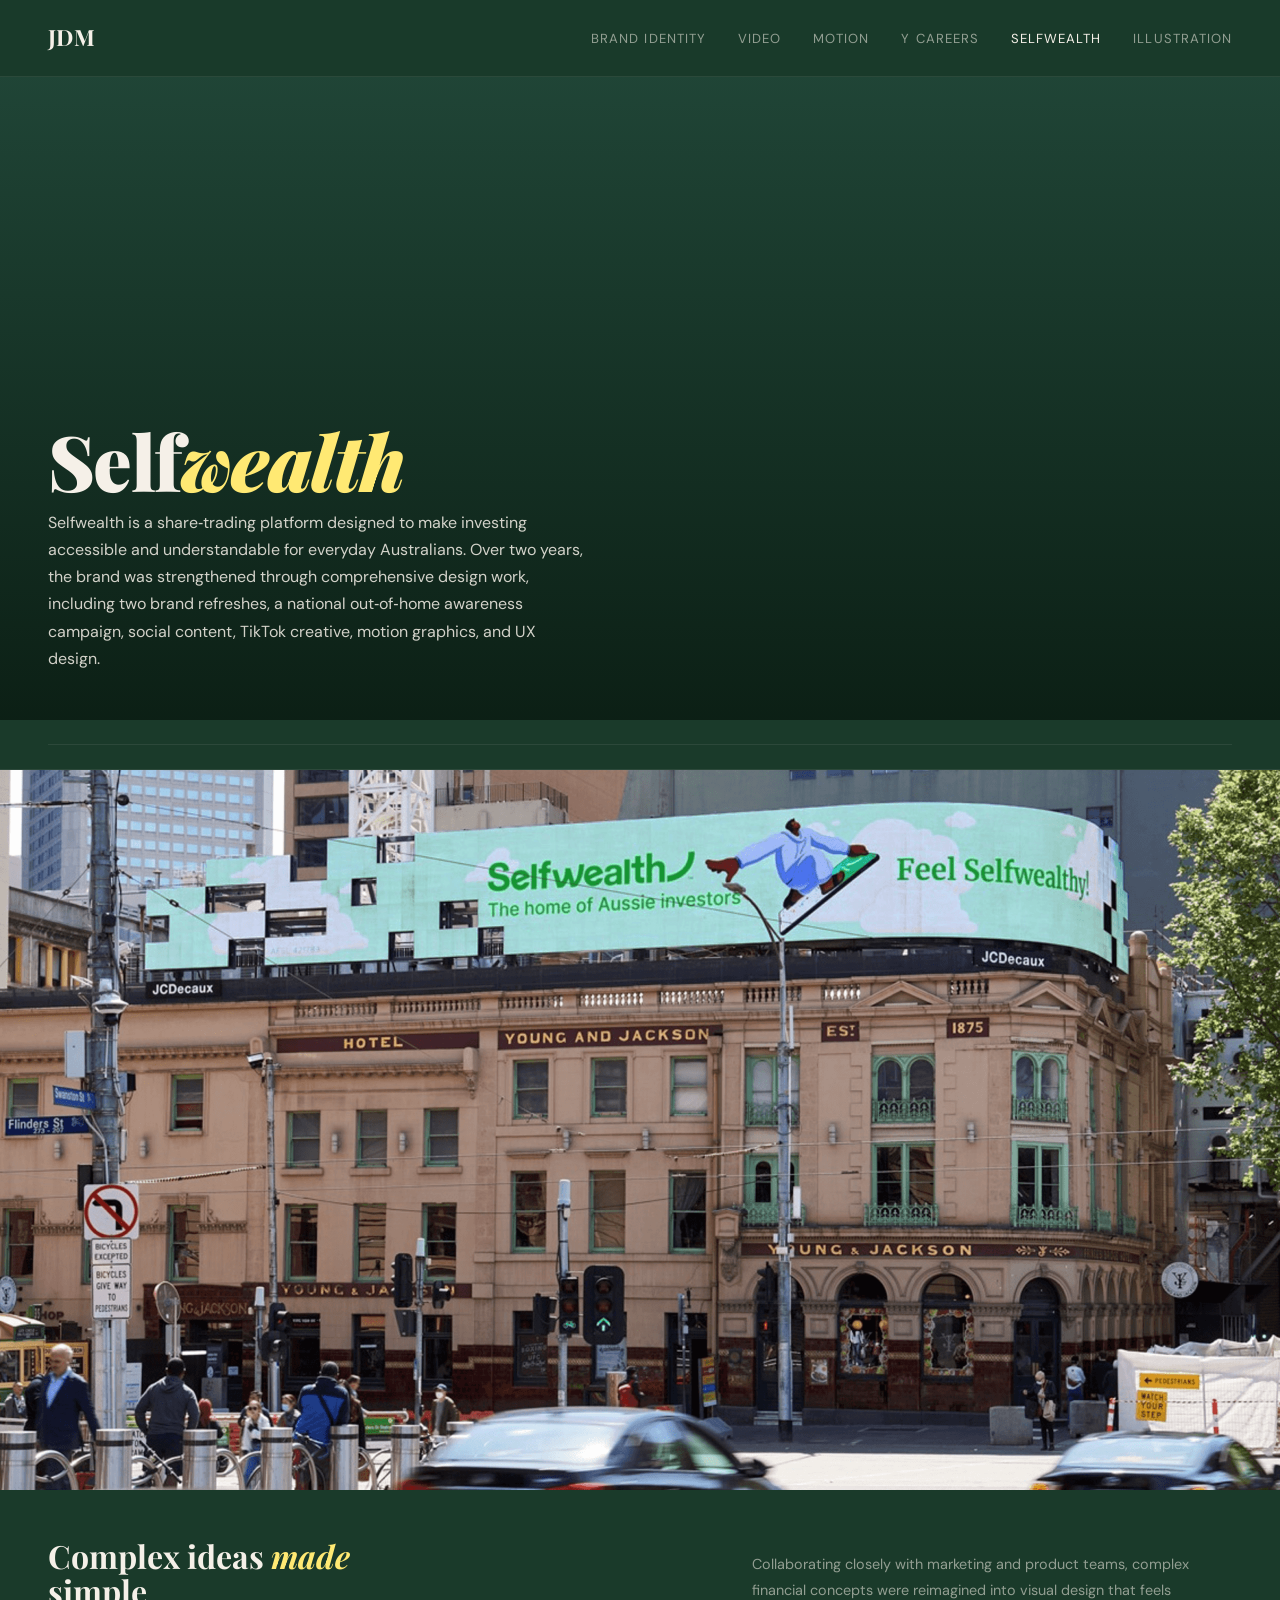
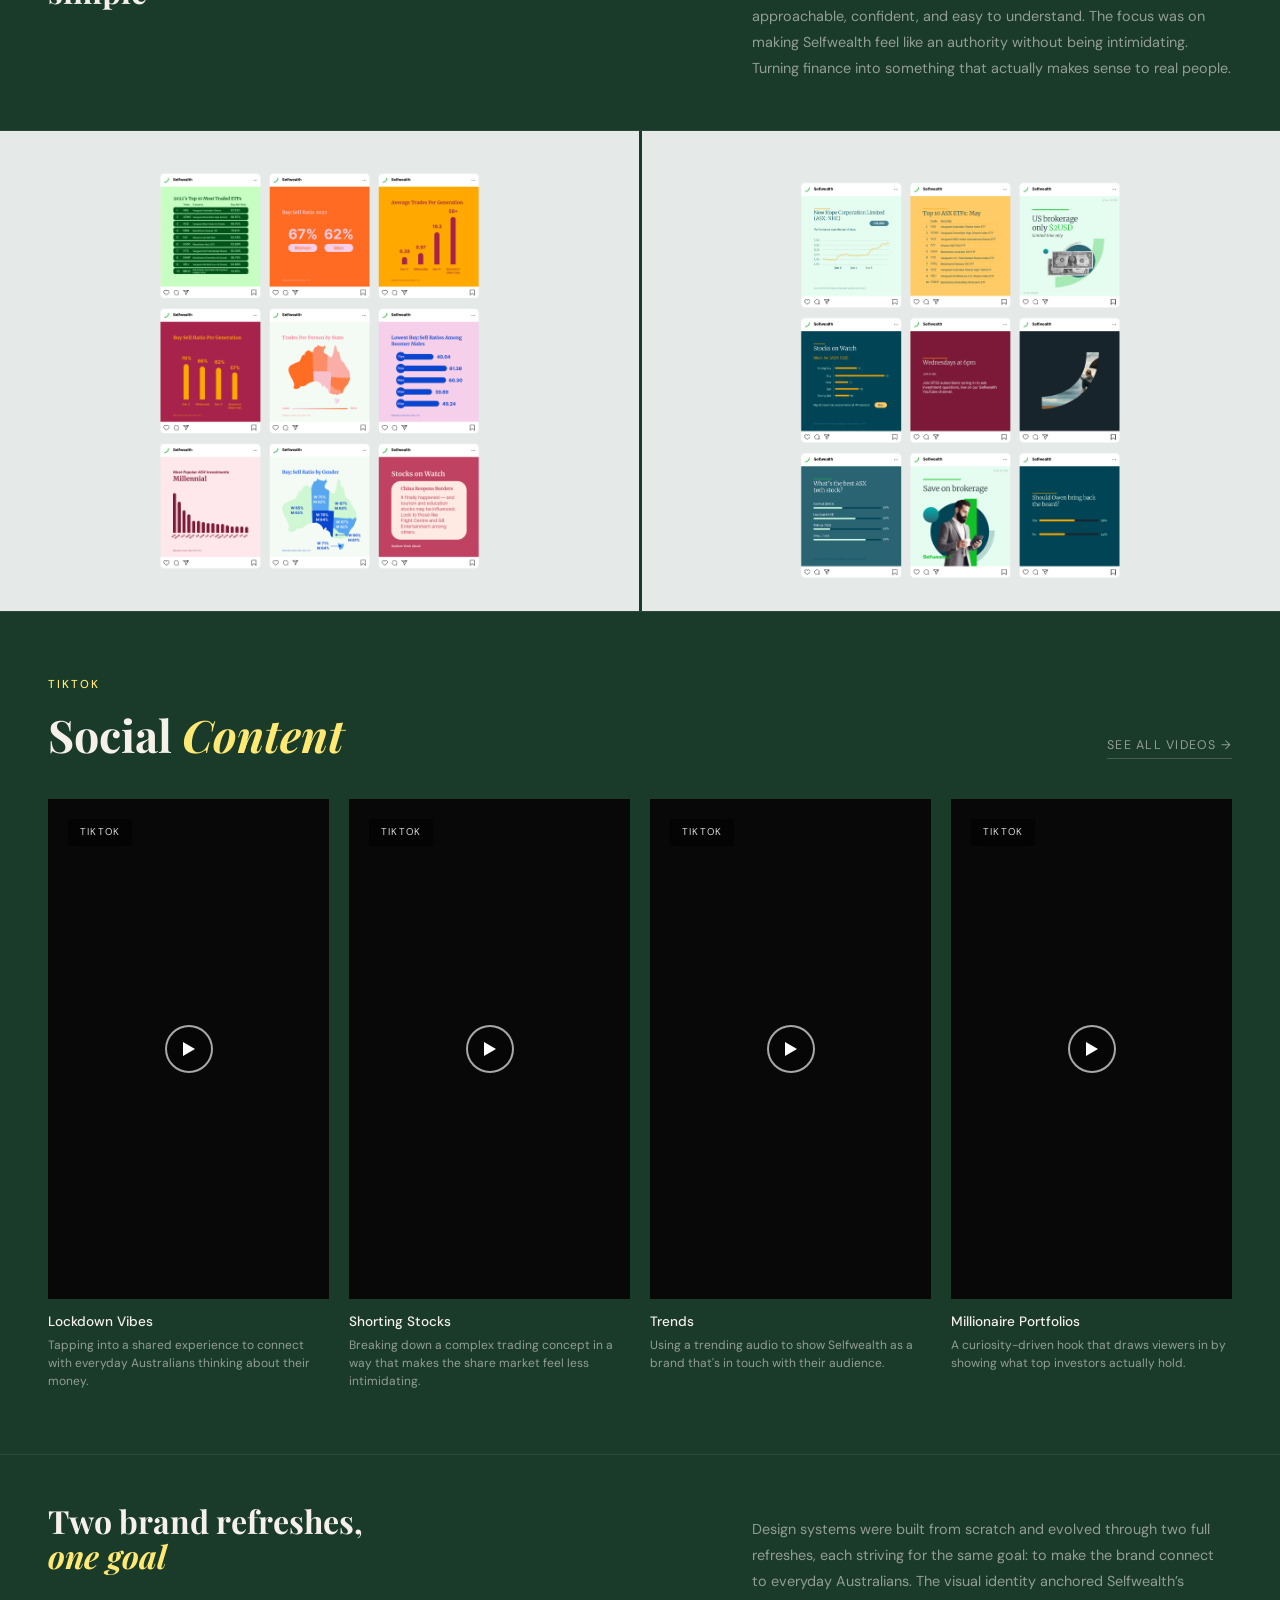
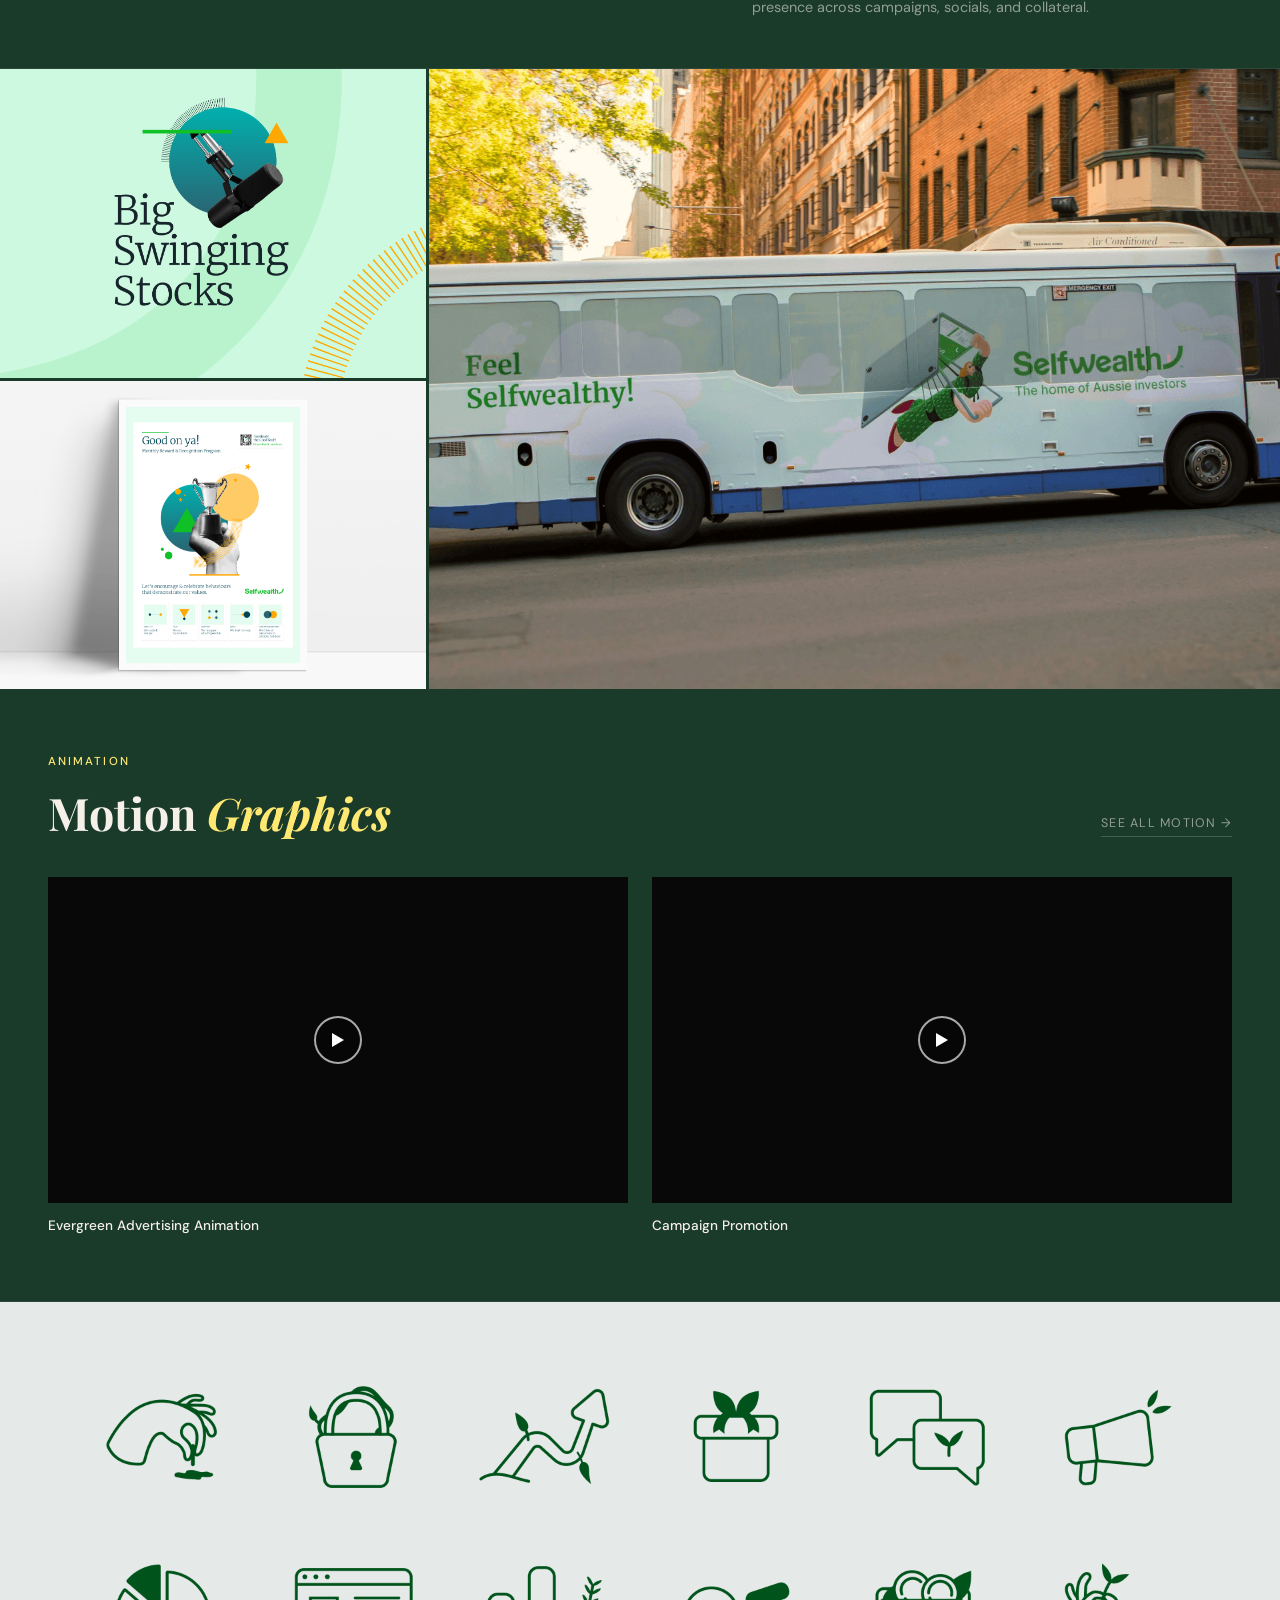
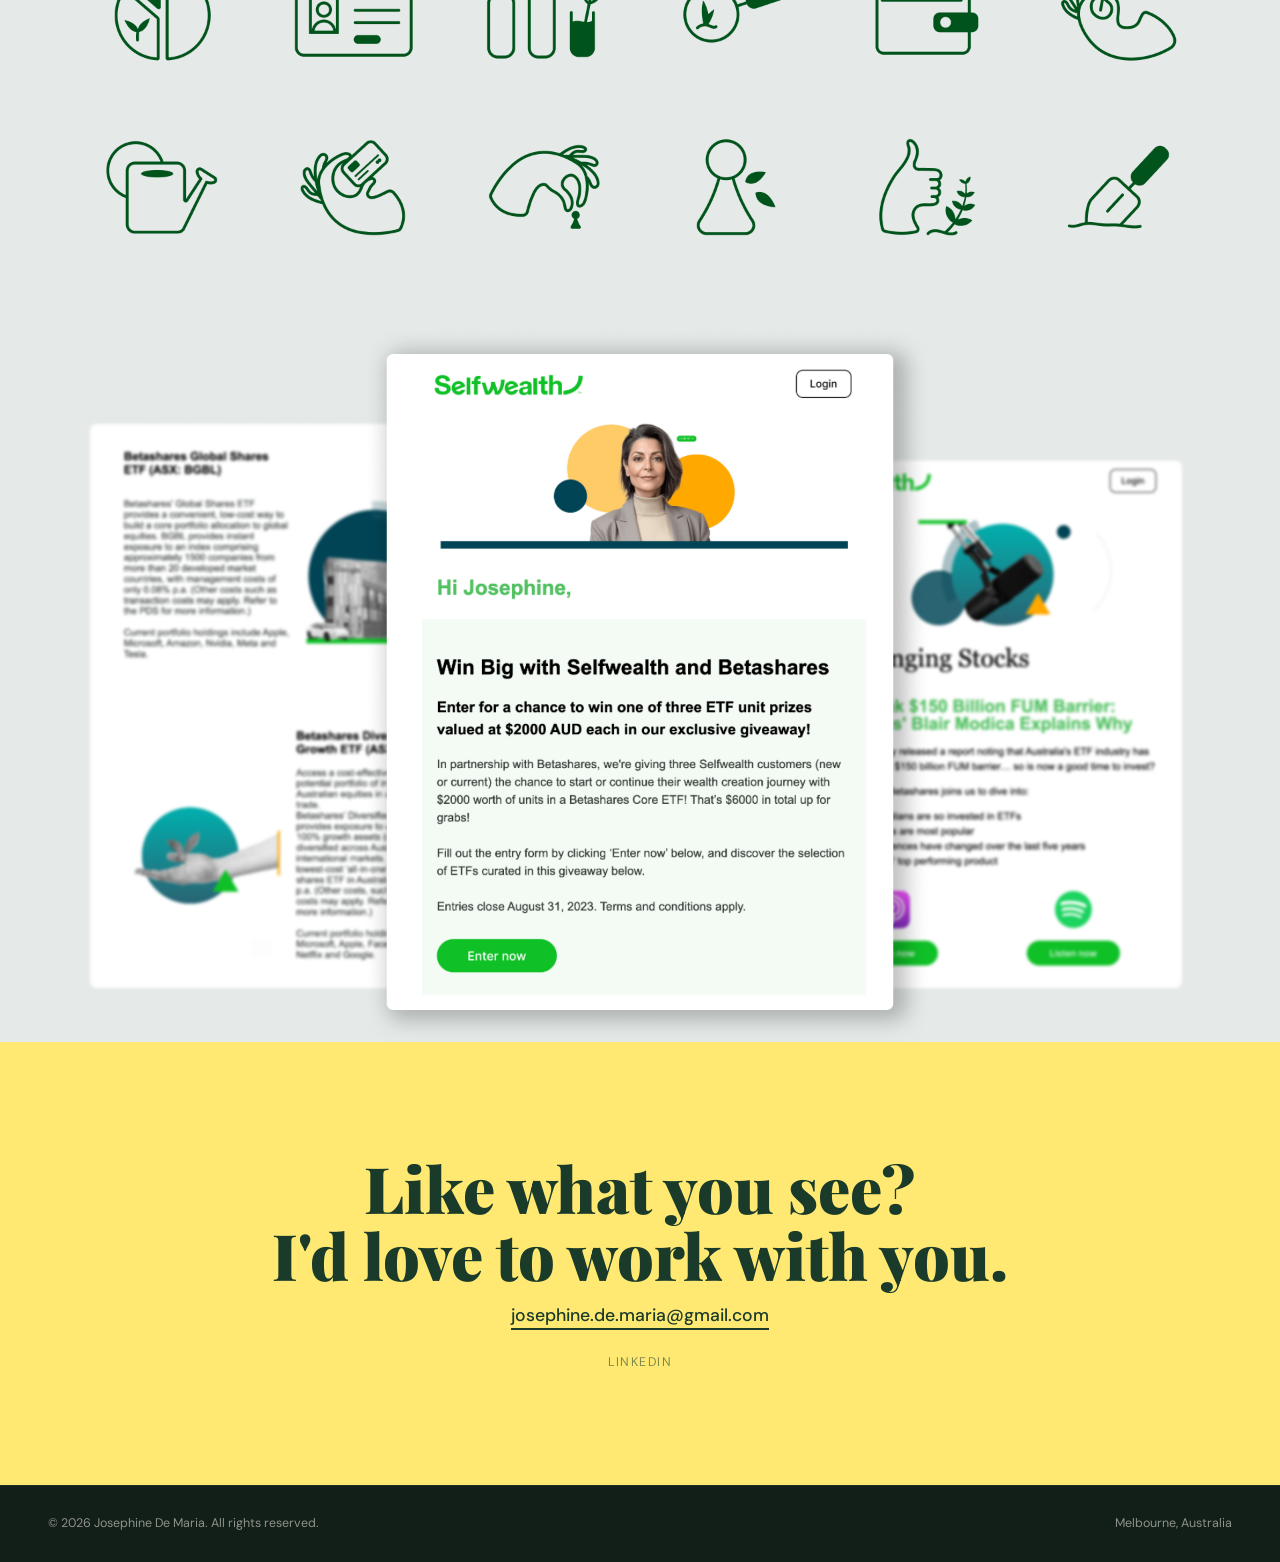
<file: selfwealth.html>
<!DOCTYPE html>
<html lang="en">
<head>
<meta charset="UTF-8">
<meta name="viewport" content="width=device-width, initial-scale=1.0">
<title>Selfwealth — Josephine De Maria</title>
<link rel="icon" href="assets/favicon.png">
<meta property="og:title" content="Selfwealth — Josephine De Maria">
<meta property="og:description" content="Brand design system, two refreshes, a national OOH campaign, social media, and motion graphics for Selfwealth.">
<meta property="og:image" content="https://josephineddesigns.com/assets/preview.jpg">
<meta property="og:type" content="website">
<link rel="preconnect" href="https://fonts.googleapis.com"><link rel="preconnect" href="https://fonts.gstatic.com" crossorigin><link href="https://fonts.googleapis.com/css2?family=Playfair+Display:ital,wght@0,400;0,700;0,900;1,400;1,700&family=DM+Sans:wght@300;400;500&display=swap" rel="stylesheet">
<link rel="stylesheet" href="shared.css">
<style>
  .img-hero { width:100%; aspect-ratio:16/9; position:relative; overflow:hidden; background:var(--green-mid); display:flex; align-items:flex-end; }
  .img-hero img, .img-hero video.hero-vid { position:absolute; inset:0; width:100%; height:100%; object-fit:cover; }
  .img-hero::after { content:''; position:absolute; inset:0; background:linear-gradient(to top,rgba(10,28,18,0.92) 0%,rgba(10,28,18,0.6) 35%,transparent 100%); pointer-events:none; }
  .img-hero-text { position:relative; z-index:2; padding:3rem; width:100%; }
  .img-hero-text h1 { font-family:'Playfair Display',serif; font-size:clamp(3rem,6vw,6rem); font-weight:900; line-height:0.95; color:var(--cream); letter-spacing:-0.02em; margin-bottom:0.75rem; }
  .img-hero-text h1 em { font-style:italic; color:var(--accent); }
  .img-hero-text p { font-size:1rem; color:rgba(245,240,232,0.85); max-width:540px; line-height:1.7; }
  .meta-bar { display:flex; gap:0; border-bottom:1px solid var(--border); overflow-x:auto; }
  .meta-bar-item { padding:1.5rem 2.5rem; border-right:1px solid var(--border); white-space:nowrap; flex-shrink:0; }
  .meta-bar-item:last-child { border-right:none; }
  .meta-bar-label { font-size:0.62rem; letter-spacing:0.15em; text-transform:uppercase; color:var(--muted); margin-bottom:0.3rem; }
  .meta-bar-value { font-size:0.88rem; font-weight:500; color:var(--cream); }
  .img-full { width:100%; position:relative; overflow:hidden; background:var(--green-mid); display:block; }
  .img-full img { width:100%; height:100%; object-fit:cover; display:block; }
  .img-duo { display:grid; grid-template-columns:1fr 1fr; gap:3px; }
  .img-feature-right { display:grid; grid-template-columns:1fr 2fr; gap:3px; height:620px; }
  .img-feature-right > .img-cell { height:100%; }
  .img-stack { display:flex; flex-direction:column; gap:3px; height:100%; }
  .img-cell { position:relative; overflow:hidden; background:var(--green-mid); display:flex; align-items:center; justify-content:center; flex:1; }
  .img-cell img { width:100%; height:100%; object-fit:cover; display:block; transition:transform 0.5s ease; }
  .img-cell:hover img { transform:scale(1.03); }
  .h-md { height:480px; } .h-lg { height:620px; } .h-xl { height:80vh; } .h-169 { aspect-ratio:16/9; height:auto; }
  .caption-block { padding:3rem; border-bottom:1px solid var(--border); display:flex; align-items:baseline; justify-content:space-between; gap:4rem; }
  .caption-block h2 { font-family:'Playfair Display',serif; font-size:clamp(1.5rem,2.5vw,2.2rem); font-weight:700; color:var(--cream); line-height:1.1; flex-shrink:0; max-width:340px; }
  .caption-block h2 em { font-style:italic; color:var(--accent); }
  .caption-block p { font-size:0.9rem; color:var(--muted); line-height:1.8; max-width:480px; }
  .vid { position:relative; overflow:hidden; background:#0d0d0d; cursor:pointer; display:block; }
  .vid-landscape { aspect-ratio:16/9; } .vid-portrait { aspect-ratio:9/16; }
  .vid video.thumb { position:absolute; inset:0; width:100%; height:100%; object-fit:cover; display:block; pointer-events:none; }
  .vid-overlay { position:absolute; inset:0; background:rgba(0,0,0,0.4); transition:background 0.3s; z-index:1; }
  .vid:hover .vid-overlay { background:rgba(0,0,0,0.12); }
  .vid-badge { position:absolute; top:1.25rem; left:1.25rem; z-index:2; font-size:0.62rem; letter-spacing:0.12em; text-transform:uppercase; color:rgba(255,255,255,0.85); background:rgba(0,0,0,0.5); padding:0.35rem 0.75rem; backdrop-filter:blur(4px); }
  .vid-play-sm { position:absolute; top:50%; left:50%; transform:translate(-50%,-50%); z-index:2; width:48px; height:48px; border-radius:50%; border:2px solid rgba(255,255,255,0.65); background:rgba(0,0,0,0.25); display:flex; align-items:center; justify-content:center; transition:border-color 0.25s,background 0.25s,transform 0.25s; }
  .vid:hover .vid-play-sm { border-color:var(--accent); background:rgba(255,233,115,0.15); transform:translate(-50%,-50%) scale(1.1); }
  .vid:hover .vid-play-sm svg path { fill:var(--accent); }
  .vid-caption { padding:0.75rem 0 0; }
  .vid-caption-title { font-size:0.85rem; font-weight:500; color:var(--cream); }
  .vid-caption-desc { font-size:0.75rem; color:var(--muted); line-height:1.5; margin-top:0.2rem; }
  .social-section { padding:4rem 3rem; border-top:1px solid var(--border); border-bottom:1px solid var(--border); }
  .social-section-header { display:flex; align-items:flex-end; justify-content:space-between; margin-bottom:2.5rem; }
  .social-section-header h2 { font-family:'Playfair Display',serif; font-size:clamp(2rem,3.5vw,3rem); font-weight:700; color:var(--cream); line-height:1.1; }
  .social-section-header h2 em { font-style:italic; color:var(--accent); }
  .see-all-link { display:inline-flex; align-items:center; gap:0.5rem; font-size:0.78rem; letter-spacing:0.1em; text-transform:uppercase; color:var(--muted); text-decoration:none; border-bottom:1px solid rgba(245,240,232,0.2); padding-bottom:2px; white-space:nowrap; transition:color 0.2s,border-color 0.2s; }
  .see-all-link:hover { color:var(--cream); border-color:var(--cream); }
  .social-grid { display:grid; grid-template-columns:repeat(4,1fr); gap:1.25rem; }
  .landscape-section { padding:4rem 3rem; border-bottom:1px solid var(--border); }
  .landscape-section-header { display:flex; align-items:flex-end; justify-content:space-between; margin-bottom:2.5rem; }
  .landscape-section-header h2 { font-family:'Playfair Display',serif; font-size:clamp(2rem,3.5vw,3rem); font-weight:700; color:var(--cream); line-height:1.1; }
  .landscape-section-header h2 em { font-style:italic; color:var(--accent); }
  .section-marker { padding:1.5rem 3rem; border-bottom:1px solid var(--border); display:flex; align-items:center; gap:1.5rem; }
  .section-marker-line { flex:1; height:1px; background:var(--border); }
  .landscape-grid { display:grid; grid-template-columns:1fr 1fr; gap:1.5rem; }
  .lightbox { display:none; position:fixed; inset:0; z-index:999; background:rgba(0,0,0,0.94); align-items:center; justify-content:center; padding:2rem; }
  .lightbox.open { display:flex; }
  .lightbox-inner { position:relative; width:100%; max-width:1100px; }
  .lightbox-inner.is-portrait { max-width:400px; }
  .lightbox-inner video { width:100%; display:block; }
  .lightbox-close { position:absolute; top:-3rem; right:0; background:none; border:none; color:rgba(255,255,255,0.6); font-size:0.78rem; letter-spacing:0.12em; text-transform:uppercase; cursor:pointer; transition:color 0.2s; font-family:'DM Sans',sans-serif; }
  .lightbox-close:hover { color:var(--accent); }
  @media(max-width:768px) {
    .img-hero { height:75vh; aspect-ratio:auto; }
    .img-duo { grid-template-columns:1fr; }
    .img-feature-right { grid-template-columns:1fr; height:auto; }
    .img-feature-right > .img-cell { height:400px; }
    .img-stack { height:auto; }
    .caption-block { flex-direction:column; gap:1rem; padding:2rem 1.5rem; }
    .meta-bar { flex-wrap:wrap; }
    .meta-bar-item { border-bottom:1px solid var(--border); }
    .img-hero-text { padding:2rem 1.5rem; }
    .social-section { padding:3rem 1.5rem; }
    .social-grid { grid-template-columns:repeat(2,1fr); }
    .landscape-section { padding:3rem 1.5rem; }
    .landscape-grid { grid-template-columns:1fr; }
    .h-md, .h-lg, .h-xl { height:auto; aspect-ratio:4/3; }
  }
</style>
</head>
<body>
<nav>
  <a href="index.html" class="nav-logo">JDM</a>
  <ul class="nav-links">
    <li><a href="brand-identity.html">Brand Identity</a></li>
    <li><a href="video-content.html">Video</a></li>
    <li><a href="motion-graphics.html">Motion</a></li>
    <li><a href="y-careers.html">Y Careers</a></li>
    <li><a href="selfwealth.html" class="active">Selfwealth</a></li>
    <li><a href="illustration.html">Illustration</a></li>
  </ul>
  <button class="nav-burger" id="navBurger" aria-label="Menu"><span></span><span></span><span></span></button>
</nav>
<ul class="nav-drawer" id="navDrawer">
  <li><a href="brand-identity.html">Brand Identity</a></li>
  <li><a href="video-content.html">Video</a></li>
  <li><a href="motion-graphics.html">Motion</a></li>
  <li><a href="y-careers.html">Y Careers</a></li>
  <li><a href="selfwealth.html" class="active">Selfwealth</a></li>
  <li><a href="illustration.html">Illustration</a></li>
</ul>

<div class="img-hero">
  <video autoplay muted loop playsinline class="hero-vid">
    <source src="assets/selfwealth/SelfwealthAnimation.mp4" type="video/mp4">
  </video>
  <div class="img-hero-text">
    <h1>Self<em>wealth</em></h1>
    <p>Selfwealth is a share‑trading platform designed to make investing accessible and understandable for everyday Australians. Over two years, the brand was strengthened through comprehensive design work, including two brand refreshes, a national out‑of‑home awareness campaign, social content, TikTok creative, motion graphics, and UX design.</p>
  </div>
</div>

<div class="section-marker fade-up">
 <div class="section-marker-line"></div>
 </div>

<div class="img-full img-cell h-169 fade-up">
  <img src="assets/selfwealth/1SwanstonStreet.png" alt="1 Swanston Street OOH campaign">
</div>

<div class="caption-block fade-up">
  <h2>Complex ideas <em>made</em> simple</h2>
  <p>Collaborating closely with marketing and product teams, complex financial concepts were reimagined into visual design that feels approachable, confident, and easy to understand. The focus was on making Selfwealth feel like an authority without being intimidating. Turning finance into something that actually makes sense to real people.</p>
</div>

<div class="img-duo fade-up">
  <div class="img-cell h-md"><img src="assets/selfwealth/SocialMediaPosts-1.png" alt="Social media posts"></div>
  <div class="img-cell h-md"><img src="assets/selfwealth/SocialMediaPosts.png" alt="Social media posts"></div>
</div>

<section class="social-section">
  <div class="social-section-header">
    <div>
      <span class="eyebrow">TikTok</span>
      <h2>Social <em>Content</em></h2>
    </div>
    <a href="video-content.html" class="see-all-link">See all videos &#8594;</a>
  </div>
  <div class="social-grid">
    <div>
      <div class="vid vid-portrait fade-up" data-src="assets/selfwealth/LockDownVibes.mp4" data-portrait="true">
        <video class="thumb" preload="metadata" muted playsinline><source src="assets/selfwealth/LockDownVibes.mp4" type="video/mp4"></video>
        <div class="vid-badge">TikTok</div><div class="vid-overlay"></div>
        <div class="vid-play-sm"><svg width="14" height="16" viewBox="0 0 14 16" fill="none"><path d="M1 1l12 7-12 7V1z" fill="white"/></svg></div>
      </div>
      <div class="vid-caption">
        <div class="vid-caption-title">Lockdown Vibes</div>
        <div class="vid-caption-desc">Tapping into a shared experience to connect with everyday Australians thinking about their money.</div>
      </div>
    </div>
    <div>
      <div class="vid vid-portrait fade-up" data-src="assets/selfwealth/ShortingStocks.mp4" data-portrait="true">
        <video class="thumb" preload="metadata" muted playsinline><source src="assets/selfwealth/ShortingStocks.mp4" type="video/mp4"></video>
        <div class="vid-badge">TikTok</div><div class="vid-overlay"></div>
        <div class="vid-play-sm"><svg width="14" height="16" viewBox="0 0 14 16" fill="none"><path d="M1 1l12 7-12 7V1z" fill="white"/></svg></div>
      </div>
      <div class="vid-caption">
        <div class="vid-caption-title">Shorting Stocks</div>
        <div class="vid-caption-desc">Breaking down a complex trading concept in a way that makes the share market feel less intimidating.</div>
      </div>
    </div>
    <div>
      <div class="vid vid-portrait fade-up" data-src="assets/selfwealth/EmailTrend.mp4" data-portrait="true">
        <video class="thumb" preload="metadata" muted playsinline><source src="assets/selfwealth/EmailTrend.mp4" type="video/mp4"></video>
        <div class="vid-badge">TikTok</div><div class="vid-overlay"></div>
        <div class="vid-play-sm"><svg width="14" height="16" viewBox="0 0 14 16" fill="none"><path d="M1 1l12 7-12 7V1z" fill="white"/></svg></div>
      </div>
      <div class="vid-caption">
        <div class="vid-caption-title">Trends</div>
        <div class="vid-caption-desc">Using a trending audio to show Selfwealth as a brand that's in touch with their audience.</div>
      </div>
    </div>
    <div>
      <div class="vid vid-portrait fade-up" data-src="assets/selfwealth/millionaireportfolios.mp4" data-portrait="true">
        <video class="thumb" preload="metadata" muted playsinline><source src="assets/selfwealth/millionaireportfolios.mp4" type="video/mp4"></video>
        <div class="vid-badge">TikTok</div><div class="vid-overlay"></div>
        <div class="vid-play-sm"><svg width="14" height="16" viewBox="0 0 14 16" fill="none"><path d="M1 1l12 7-12 7V1z" fill="white"/></svg></div>
      </div>
      <div class="vid-caption">
        <div class="vid-caption-title">Millionaire Portfolios</div>
        <div class="vid-caption-desc">A curiosity-driven hook that draws viewers in by showing what top investors actually hold.</div>
      </div>
    </div>
  </div>
</section>

<div class="caption-block fade-up">
  <h2>Two brand refreshes, <em>one goal</em></h2>
  <p>Design systems were built from scratch and evolved through two full refreshes, each striving for the same goal: to make the brand connect to everyday Australians. The visual identity anchored Selfwealth’s presence across campaigns, socials, and collateral.</p>
</div>

<div class="img-feature-right fade-up">
  <div class="img-stack">
    <div class="img-cell" style="flex:1;"><img src="assets/selfwealth/BigSwingingStocks.png" alt="Big Swinging Stocks campaign"></div>
    <div class="img-cell" style="flex:1;"><img src="assets/selfwealth/InternalAwardsProgram.png" alt="Internal Awards Program"></div>
  </div>
  <div class="img-cell"><img src="assets/selfwealth/MegaSideEmma.png" alt="Campaign"></div>
</div>

<section class="landscape-section">
  <div class="landscape-section-header">
    <div>
      <span class="eyebrow">Animation</span>
      <h2>Motion <em>Graphics</em></h2>
    </div>
    <a href="motion-graphics.html" class="see-all-link">See all motion &#8594;</a>
  </div>
  <div class="landscape-grid">
    <div>
      <div class="vid vid-landscape fade-up" data-src="assets/motion-graphics/SelfwealthAnimation.mp4" data-portrait="false">
        <video class="thumb" preload="metadata" muted playsinline><source src="assets/motion-graphics/SelfwealthAnimation.mp4" type="video/mp4"></video>
        <div class="vid-overlay"></div>
        <div class="vid-play-sm"><svg width="14" height="16" viewBox="0 0 14 16" fill="none"><path d="M1 1l12 7-12 7V1z" fill="white"/></svg></div>
      </div>
      <div class="vid-caption"><div class="vid-caption-title">Evergreen Advertising Animation</div></div>
    </div>
    <div>
      <div class="vid vid-landscape fade-up" data-src="assets/motion-graphics/USPromoFINAL.mp4" data-portrait="false">
        <video class="thumb" preload="metadata" muted playsinline><source src="assets/motion-graphics/USPromoFINAL.mp4" type="video/mp4"></video>
        <div class="vid-overlay"></div>
        <div class="vid-play-sm"><svg width="14" height="16" viewBox="0 0 14 16" fill="none"><path d="M1 1l12 7-12 7V1z" fill="white"/></svg></div>
      </div>
      <div class="vid-caption"><div class="vid-caption-title">Campaign Promotion</div></div>
    </div>
  </div>
</section>

<div class="img-cell h-lg fade-up">
  <img src="assets/selfwealth/SocialMediaPosts-2.png" alt="Social media posts">
</div>
<div class="img-full img-cell h-xl fade-up">
  <img src="assets/selfwealth/EDMs-1.png" alt="EDM campaigns">
</div>

<section class="contact-section">
  <h2>Like what you see?<br>I'd love to work with you.</h2>
  <a href="mailto:josephine.de.maria@gmail.com" class="contact-email">josephine.de.maria@gmail.com</a>
  <div class="contact-links">
    <a href="https://www.linkedin.com/in/josephine-de-maria/" target="_blank" rel="noopener">LinkedIn</a>
  </div>
</section>
  
<footer>
  <span class="footer-copy">&copy; 2026 Josephine De Maria. All rights reserved.</span>
  <span class="footer-right">Melbourne, Australia</span>
</footer>

<div class="lightbox" id="lightbox">
  <div class="lightbox-inner" id="lightbox-inner">
    <button class="lightbox-close" id="lightbox-close">&#10005; Close</button>
    <video id="lightbox-video" controls playsinline></video>
  </div>
</div>

<script>
  const _obs = new IntersectionObserver((entries) => {
    entries.forEach((e, i) => { if (e.isIntersecting) { setTimeout(() => e.target.classList.add('visible'), i * 80); _obs.unobserve(e.target); } });
  }, { threshold: 0.08 });
  document.querySelectorAll('.fade-up').forEach(el => _obs.observe(el));
  document.querySelectorAll('video.thumb').forEach(v => {
    v.addEventListener('loadedmetadata', () => { v.currentTime = 0.1; });
    if (v.readyState >= 1) v.currentTime = 0.1;
  });
  const _lb = document.getElementById('lightbox');
  const _lbInner = document.getElementById('lightbox-inner');
  const _lbVid = document.getElementById('lightbox-video');
  const _lbClose = document.getElementById('lightbox-close');
  document.querySelectorAll('.vid[data-src]').forEach(card => {
    card.addEventListener('click', () => {
      _lbVid.src = card.dataset.src; _lbVid.load(); _lbVid.play();
      _lbInner.classList.toggle('is-portrait', card.dataset.portrait === 'true');
      _lb.classList.add('open'); document.body.style.overflow = 'hidden';
    });
  });
  _lbClose.addEventListener('click', _closeLb);
  _lb.addEventListener('click', e => { if (e.target === _lb) _closeLb(); });
  document.addEventListener('keydown', e => { if (e.key === 'Escape') _closeLb(); });
  function _closeLb() { _lb.classList.remove('open'); _lbVid.pause(); _lbVid.src = ''; document.body.style.overflow = ''; }
  const burger = document.getElementById('navBurger');
  const drawer = document.getElementById('navDrawer');
  burger.addEventListener('click', () => { burger.classList.toggle('open'); drawer.classList.toggle('open'); document.body.style.overflow = drawer.classList.contains('open') ? 'hidden' : ''; });
  drawer.querySelectorAll('a').forEach(a => a.addEventListener('click', () => { burger.classList.remove('open'); drawer.classList.remove('open'); document.body.style.overflow = ''; }));
</script>
</body>
</html>
</file>
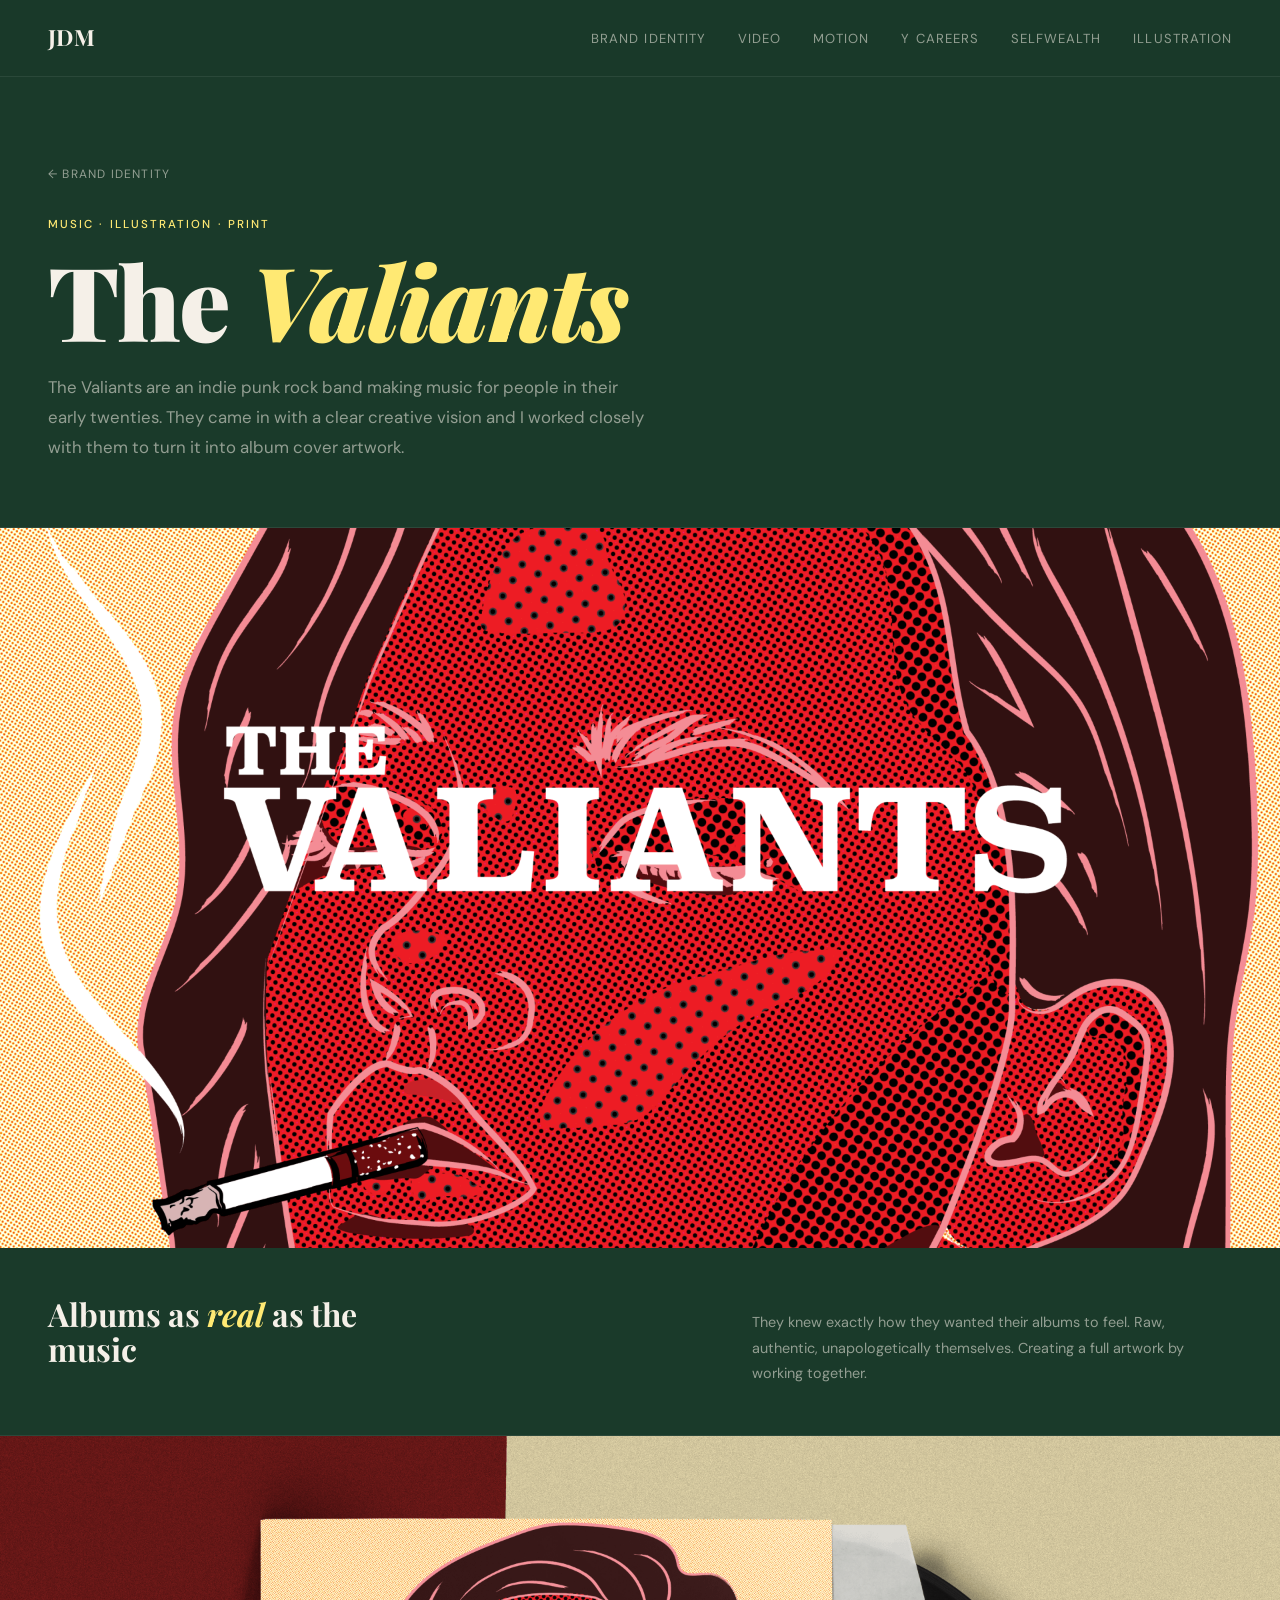
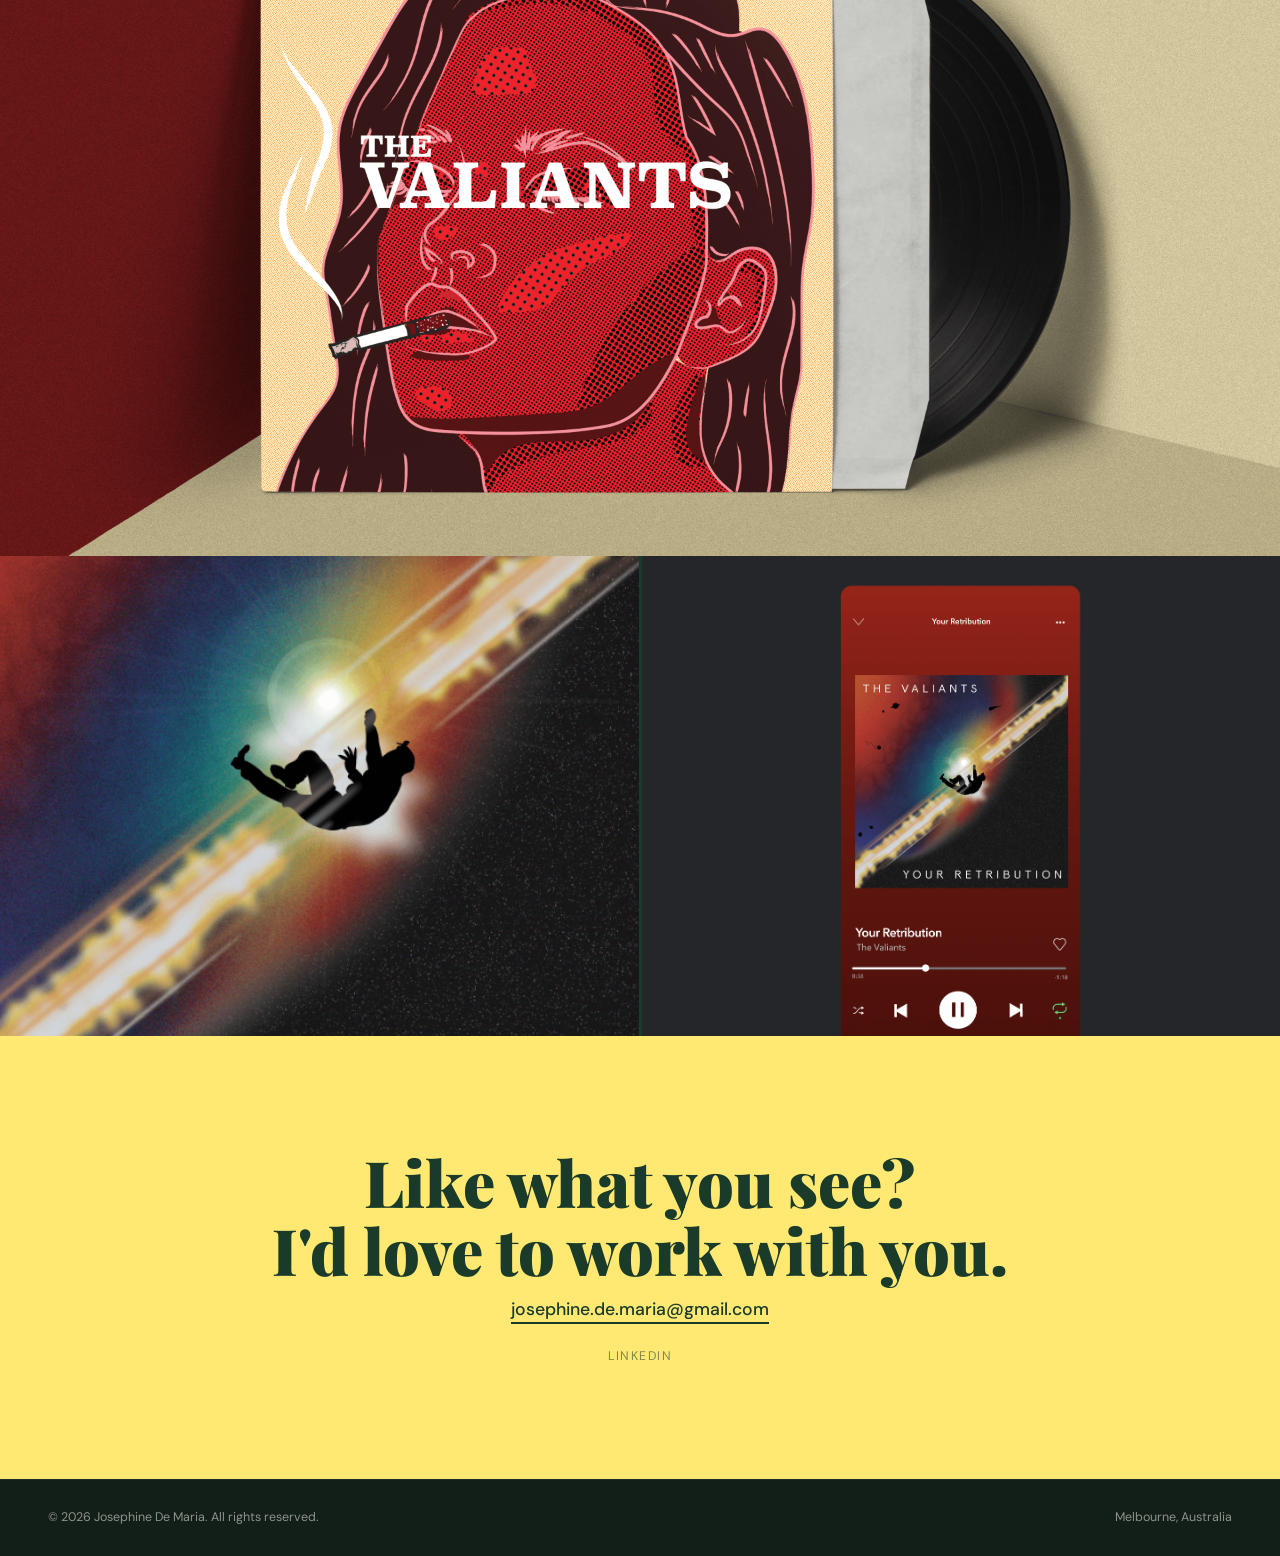
<file: the-valiants.html>
<!DOCTYPE html>
<html lang="en">
<head>
<meta charset="UTF-8">
<meta name="viewport" content="width=device-width, initial-scale=1.0">
<title>The Valiants — Josephine De Maria</title>
<link rel="icon" href="assets/favicon.png">
<meta property="og:title" content="The Valiants — Josephine De Maria">
<meta property="og:description" content="Full visual identity for an indie punk rock band. Album artwork, merch, and brand collateral.">
<meta property="og:image" content="https://josephineddesigns.com/assets/preview.jpg">
<meta property="og:type" content="website">
<link rel="preconnect" href="https://fonts.googleapis.com"><link rel="preconnect" href="https://fonts.gstatic.com" crossorigin><link href="https://fonts.googleapis.com/css2?family=Playfair+Display:ital,wght@0,400;0,700;0,900;1,400;1,700&family=DM+Sans:wght@300;400;500&display=swap" rel="stylesheet">
<link rel="stylesheet" href="shared.css">
<style>
  .page-intro-block { padding:10rem 3rem 4rem; border-bottom:1px solid var(--border); }
  .page-intro-block h1 { font-family:'Playfair Display',serif; font-size:clamp(4rem,8vw,8rem); font-weight:900; line-height:0.95; color:var(--cream); letter-spacing:-0.02em; margin-bottom:1.5rem; }
  .page-intro-block h1 em { font-style:italic; color:var(--accent); }
  .page-intro-block p { font-size:1.05rem; color:var(--muted); max-width:600px; line-height:1.8; }
  .img-full { width:100%; position:relative; overflow:hidden; background:var(--green-mid); display:block; }
  .img-full img { width:100%; height:100%; object-fit:cover; display:block; }
  .img-duo { display:grid; grid-template-columns:1fr 1fr; gap:3px; }
  .img-cell { position:relative; overflow:hidden; background:var(--green-mid); display:flex; align-items:center; justify-content:center; }
  .img-cell img { width:100%; height:100%; object-fit:cover; display:block; transition:transform 0.5s ease; }
  .img-cell:hover img { transform:scale(1.03); }
  .h-md { height:480px; } .h-xl { height:80vh; }
  .caption-block { padding:3rem; border-bottom:1px solid var(--border); display:flex; align-items:baseline; justify-content:space-between; gap:4rem; }
  .caption-block h2 { font-family:'Playfair Display',serif; font-size:clamp(1.5rem,2.5vw,2.2rem); font-weight:700; color:var(--cream); line-height:1.1; flex-shrink:0; max-width:340px; }
  .caption-block h2 em { font-style:italic; color:var(--accent); }
  .caption-block p { font-size:0.9rem; color:var(--muted); line-height:1.8; max-width:480px; }
  @media(max-width:768px) {
    .page-intro-block { padding:7rem 1.5rem 3rem; }
    .img-duo { grid-template-columns:1fr; }
    .caption-block { flex-direction:column; gap:1rem; padding:2rem 1.5rem; }
    .h-md, .h-xl { height:auto; aspect-ratio:4/3; }
  }
</style>
</head>
<body>
<nav>
  <a href="index.html" class="nav-logo">JDM</a>
  <ul class="nav-links">
    <li><a href="brand-identity.html">Brand Identity</a></li>
    <li><a href="video-content.html">Video</a></li>
    <li><a href="motion-graphics.html">Motion</a></li>
    <li><a href="y-careers.html">Y Careers</a></li>
    <li><a href="selfwealth.html">Selfwealth</a></li>
    <li><a href="illustration.html">Illustration</a></li>
  </ul>
  <button class="nav-burger" id="navBurger" aria-label="Menu"><span></span><span></span><span></span></button>
</nav>
<ul class="nav-drawer" id="navDrawer">
  <li><a href="brand-identity.html">Brand Identity</a></li>
  <li><a href="video-content.html">Video</a></li>
  <li><a href="motion-graphics.html">Motion</a></li>
  <li><a href="y-careers.html">Y Careers</a></li>
  <li><a href="selfwealth.html">Selfwealth</a></li>
  <li><a href="illustration.html">Illustration</a></li>
</ul>
<div class="page-intro-block">
  <a href="brand-identity.html" class="back-link">&#8592; Brand Identity</a>
  <span class="eyebrow">Music · Illustration · Print</span>
  <h1>The <em>Valiants</em></h1>
  <p>The Valiants are an indie punk rock band making music for people in their early twenties. They came in with a clear creative vision and I worked closely with them to turn it into album cover artwork.</p>
</div>
<div class="img-full img-cell h-xl fade-up">
  <img src="assets/the-valiants/TheValiants1-1.png" alt="The Valiants brand">
</div>
<div class="caption-block fade-up">
  <h2>Albums as <em>real</em> as the music</h2>
  <p>They knew exactly how they wanted their albums to feel. Raw, authentic, unapologetically themselves. Creating a full artwork by working together.</p>
</div>
<div class="img-full img-cell h-xl fade-up">
  <img src="assets/the-valiants/TheValiants1.png" alt="The Valiants full spread">
</div>
<div class="img-duo fade-up">
  <div class="img-cell h-md">
    <img src="assets/the-valiants/TheValiants2.png" alt="The Valiants design detail">
  </div>
  <div class="img-cell h-md">
    <img src="assets/the-valiants/TheValiants2-1.png" alt="The Valiants design detail">
  </div>
</div>

  <section class="contact-section">
  <h2>Like what you see?<br>I'd love to work with you.</h2>
  <a href="mailto:josephine.de.maria@gmail.com" class="contact-email">josephine.de.maria@gmail.com</a>
  <div class="contact-links">
    <a href="https://www.linkedin.com/in/josephine-de-maria/" target="_blank" rel="noopener">LinkedIn</a>
  </div>
</section>
  
<footer>
  <span class="footer-copy">&copy; 2026 Josephine De Maria. All rights reserved.</span>
  <span class="footer-right">Melbourne, Australia</span>
</footer>
<script>
  const _obs = new IntersectionObserver((entries) => {
    entries.forEach((e, i) => { if (e.isIntersecting) { setTimeout(() => e.target.classList.add('visible'), i * 80); _obs.unobserve(e.target); } });
  }, { threshold: 0.08 });
  document.querySelectorAll('.fade-up').forEach(el => _obs.observe(el));
  const burger = document.getElementById('navBurger');
  const drawer = document.getElementById('navDrawer');
  burger.addEventListener('click', () => { burger.classList.toggle('open'); drawer.classList.toggle('open'); document.body.style.overflow = drawer.classList.contains('open') ? 'hidden' : ''; });
  drawer.querySelectorAll('a').forEach(a => a.addEventListener('click', () => { burger.classList.remove('open'); drawer.classList.remove('open'); document.body.style.overflow = ''; }));
</script>
</body>
</html>
</file>
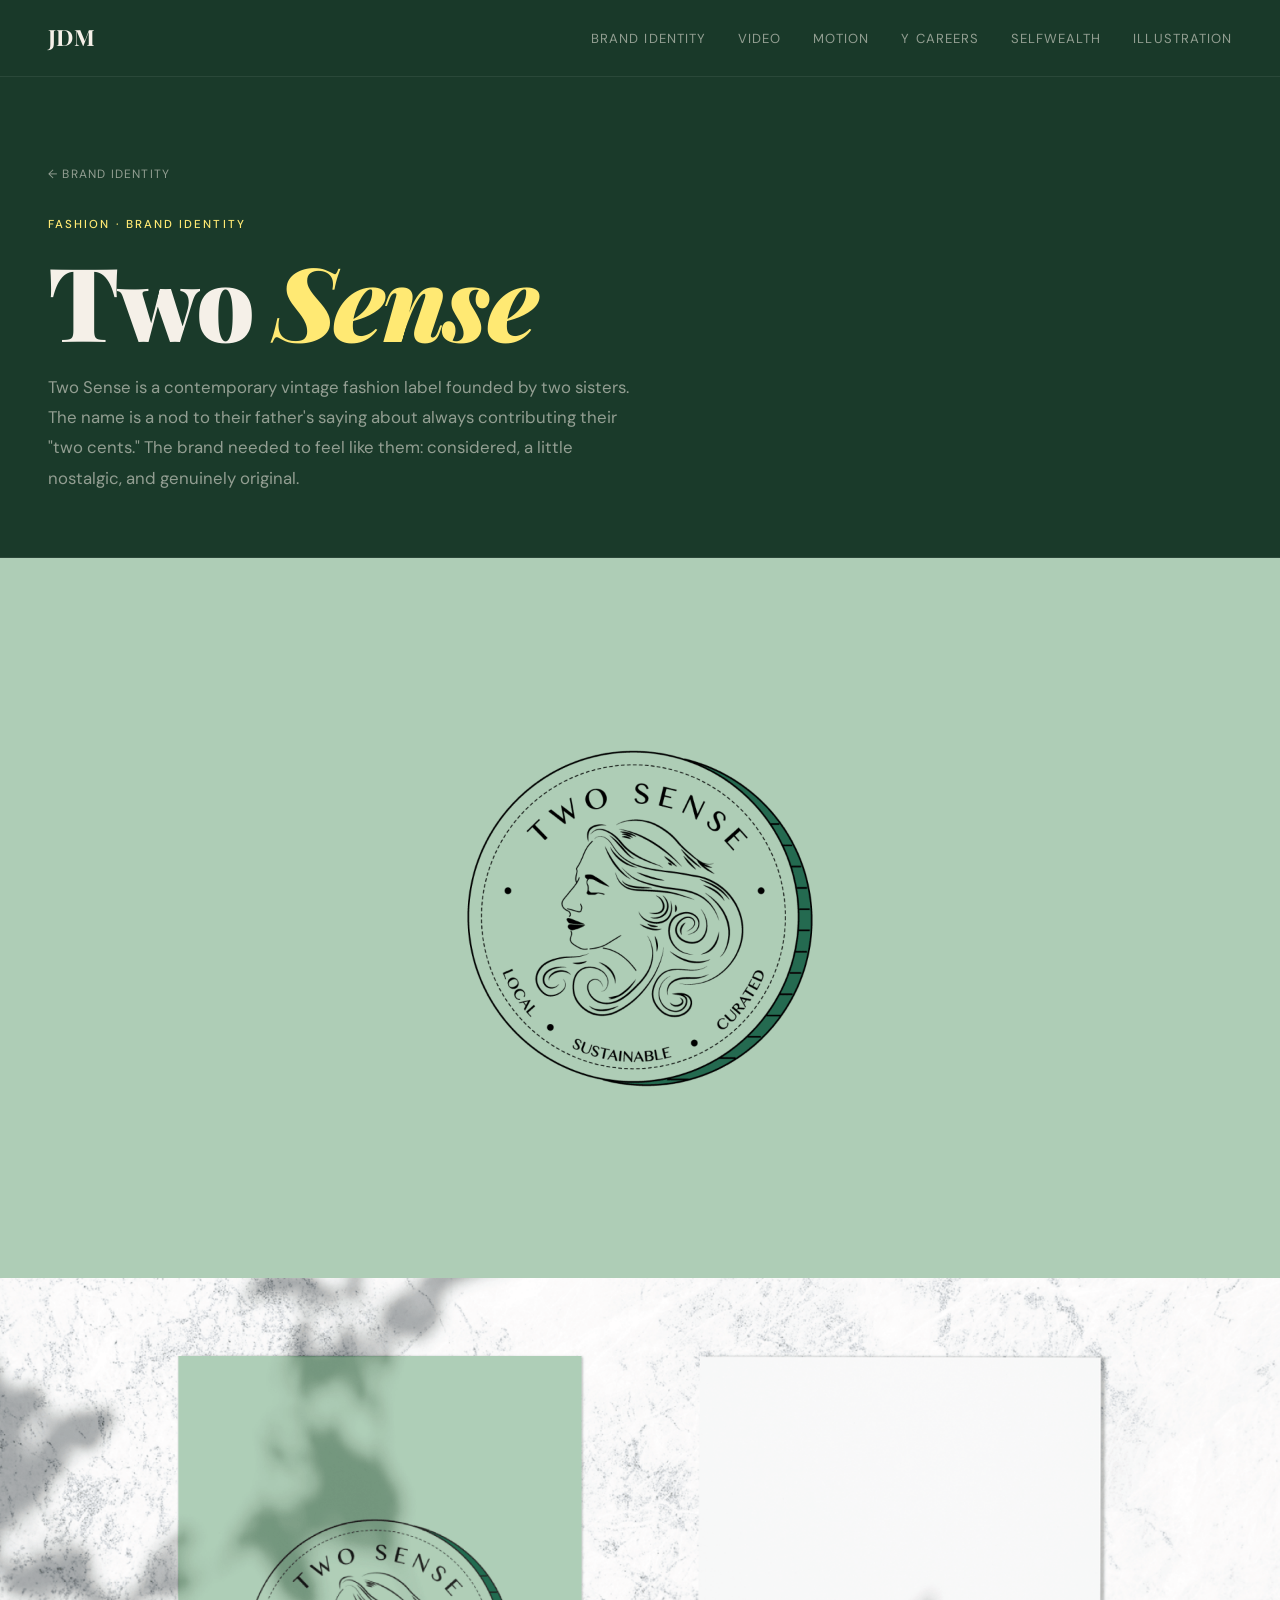
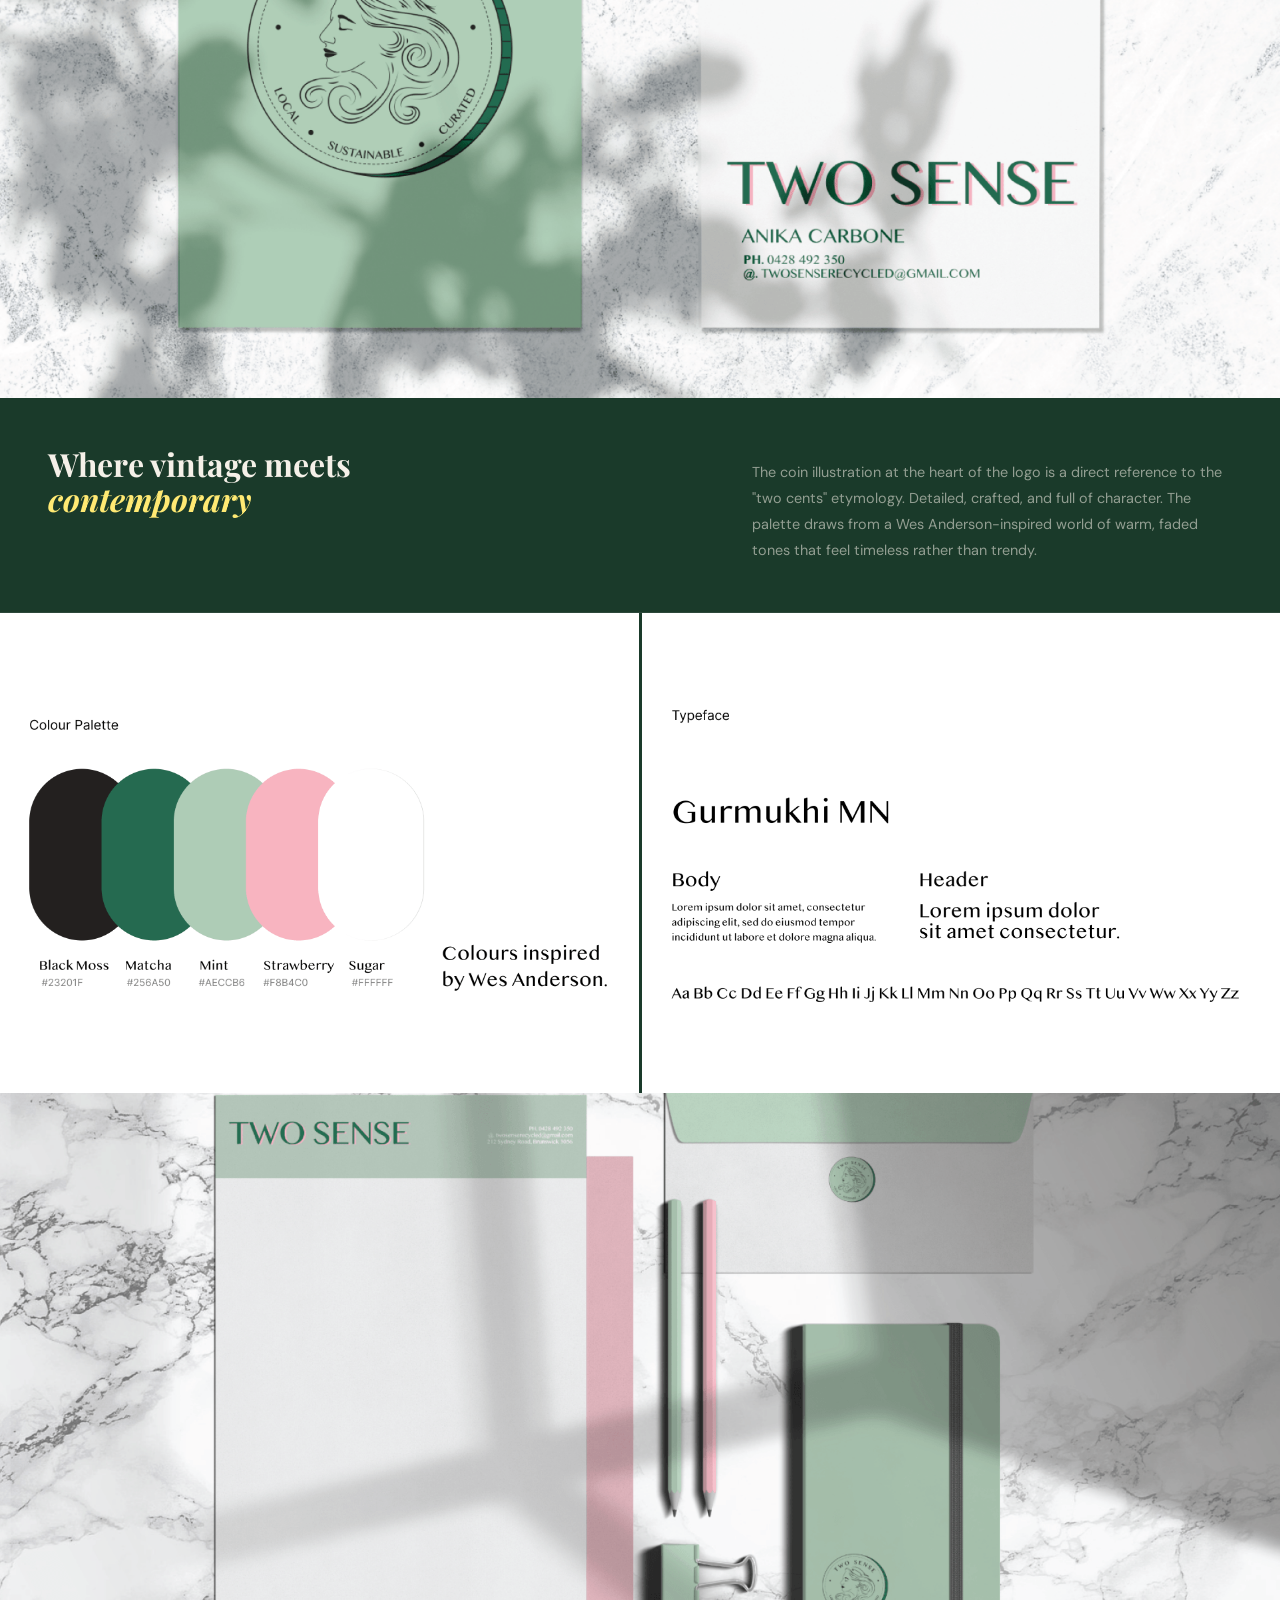
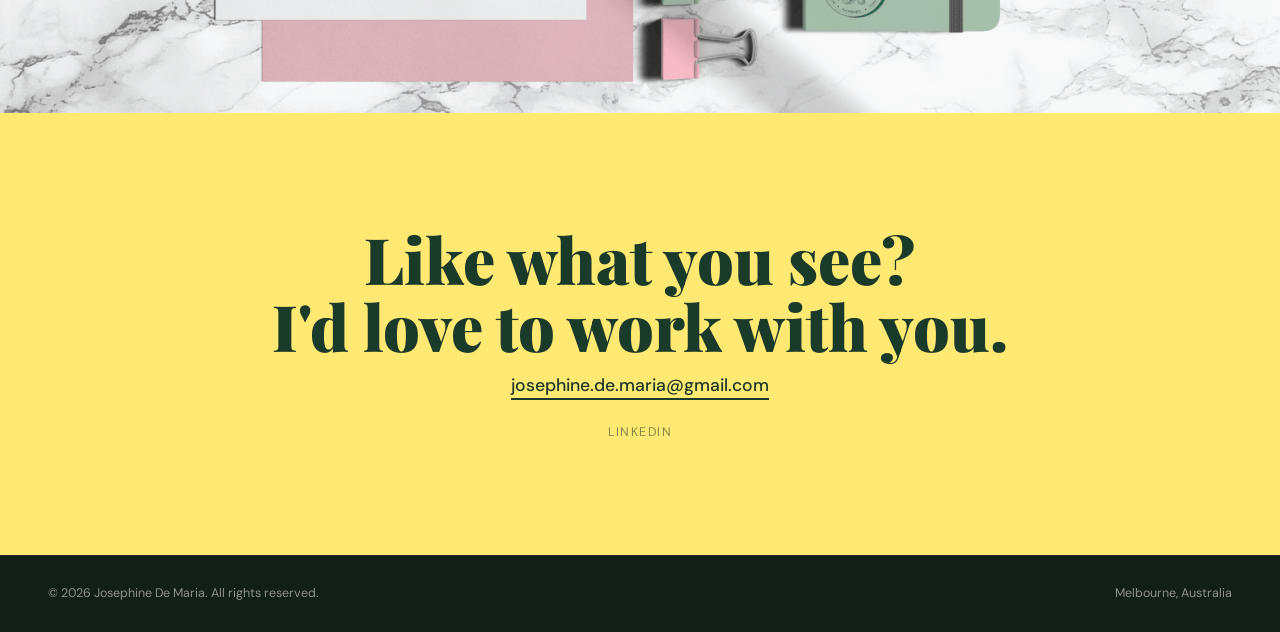
<file: two-sense.html>
<!DOCTYPE html>
<html lang="en">
<head>
<meta charset="UTF-8">
<meta name="viewport" content="width=device-width, initial-scale=1.0">
<title>Two Sense — Josephine De Maria</title>
<link rel="icon" href="assets/favicon.png">
<meta property="og:title" content="Two Sense — Josephine De Maria">
<meta property="og:description" content="Brand identity and visual system for Two Sense, a contemporary vintage fashion label.">
<meta property="og:image" content="https://josephineddesigns.com/assets/preview.jpg">
<meta property="og:type" content="website">
<link rel="preconnect" href="https://fonts.googleapis.com"><link rel="preconnect" href="https://fonts.gstatic.com" crossorigin><link href="https://fonts.googleapis.com/css2?family=Playfair+Display:ital,wght@0,400;0,700;0,900;1,400;1,700&family=DM+Sans:wght@300;400;500&display=swap" rel="stylesheet">
<link rel="stylesheet" href="shared.css">
<style>
  .page-intro-block { padding:10rem 3rem 4rem; border-bottom:1px solid var(--border); }
  .page-intro-block h1 { font-family:'Playfair Display',serif; font-size:clamp(4rem,8vw,8rem); font-weight:900; line-height:0.95; color:var(--cream); letter-spacing:-0.02em; margin-bottom:1.5rem; }
  .page-intro-block h1 em { font-style:italic; color:var(--accent); }
  .page-intro-block p { font-size:1.05rem; color:var(--muted); max-width:600px; line-height:1.8; }
  .img-full { width:100%; position:relative; overflow:hidden; background:var(--green-mid); display:block; }
  .img-full img { width:100%; height:100%; object-fit:cover; display:block; }
  .img-duo { display:grid; grid-template-columns:1fr 1fr; gap:3px; }
  .img-cell { position:relative; overflow:hidden; background:var(--green-mid); display:flex; align-items:center; justify-content:center; }
  .img-cell img { width:100%; height:100%; object-fit:cover; display:block; transition:transform 0.5s ease; }
  .img-cell:hover img { transform:scale(1.03); }
  .h-md { height:480px; } .h-lg { height:620px; } .h-xl { height:80vh; }
  .caption-block { padding:3rem; border-bottom:1px solid var(--border); display:flex; align-items:baseline; justify-content:space-between; gap:4rem; }
  .caption-block h2 { font-family:'Playfair Display',serif; font-size:clamp(1.5rem,2.5vw,2.2rem); font-weight:700; color:var(--cream); line-height:1.1; flex-shrink:0; max-width:340px; }
  .caption-block h2 em { font-style:italic; color:var(--accent); }
  .caption-block p { font-size:0.9rem; color:var(--muted); line-height:1.8; max-width:480px; }
  @media(max-width:768px) {
    .page-intro-block { padding:7rem 1.5rem 3rem; }
    .img-duo { grid-template-columns:1fr; }
    .caption-block { flex-direction:column; gap:1rem; padding:2rem 1.5rem; }
    .h-md, .h-lg, .h-xl { height:auto; aspect-ratio:4/3; }
  }
</style>
</head>
<body>
<nav>
  <a href="index.html" class="nav-logo">JDM</a>
  <ul class="nav-links">
    <li><a href="brand-identity.html">Brand Identity</a></li>
    <li><a href="video-content.html">Video</a></li>
    <li><a href="motion-graphics.html">Motion</a></li>
    <li><a href="y-careers.html">Y Careers</a></li>
    <li><a href="selfwealth.html">Selfwealth</a></li>
    <li><a href="illustration.html">Illustration</a></li>
  </ul>
  <button class="nav-burger" id="navBurger" aria-label="Menu"><span></span><span></span><span></span></button>
</nav>
<ul class="nav-drawer" id="navDrawer">
  <li><a href="brand-identity.html">Brand Identity</a></li>
  <li><a href="video-content.html">Video</a></li>
  <li><a href="motion-graphics.html">Motion</a></li>
  <li><a href="y-careers.html">Y Careers</a></li>
  <li><a href="selfwealth.html">Selfwealth</a></li>
  <li><a href="illustration.html">Illustration</a></li>
</ul>
<div class="page-intro-block">
  <a href="brand-identity.html" class="back-link">&#8592; Brand Identity</a>
  <span class="eyebrow">Fashion · Brand Identity</span>
  <h1>Two <em>Sense</em></h1>
  <p>Two Sense is a contemporary vintage fashion label founded by two sisters. The name is a nod to their father's saying about always contributing their "two cents." The brand needed to feel like them: considered, a little nostalgic, and genuinely original.</p>
</div>
<div class="img-full img-cell h-xl fade-up">
  <img src="assets/two-sense/TwoSenseLogo.png" alt="Two Sense logo">
</div>
<div class="img-full img-cell h-xl fade-up">
  <img src="assets/two-sense/TwoSenseCards.png" alt="Two Sense business cards">
</div>
<div class="caption-block fade-up">
  <h2>Where vintage meets <em>contemporary</em></h2>
  <p>The coin illustration at the heart of the logo is a direct reference to the "two cents" etymology. Detailed, crafted, and full of character. The palette draws from a Wes Anderson-inspired world of warm, faded tones that feel timeless rather than trendy.</p>
</div>
<div class="img-duo fade-up">
  <div class="img-cell h-md">
    <img src="assets/two-sense/TwoSenseColours.png" alt="Two Sense colour palette">
  </div>
  <div class="img-cell h-md">
    <img src="assets/two-sense/TwoSenseTypeface.png" alt="Two Sense typeface">
  </div>
</div>
<div class="img-full img-cell h-lg fade-up">
  <img src="assets/two-sense/TwoSenseLetterHeads.png" alt="Two Sense letterheads">
</div>

    <section class="contact-section">
  <h2>Like what you see?<br>I'd love to work with you.</h2>
  <a href="mailto:josephine.de.maria@gmail.com" class="contact-email">josephine.de.maria@gmail.com</a>
  <div class="contact-links">
    <a href="https://www.linkedin.com/in/josephine-de-maria/" target="_blank" rel="noopener">LinkedIn</a>
  </div>
</section>

<footer>
  <span class="footer-copy">&copy; 2026 Josephine De Maria. All rights reserved.</span>
  <span class="footer-right">Melbourne, Australia</span>
</footer>
<script>
  const _obs = new IntersectionObserver((entries) => {
    entries.forEach((e, i) => { if (e.isIntersecting) { setTimeout(() => e.target.classList.add('visible'), i * 80); _obs.unobserve(e.target); } });
  }, { threshold: 0.08 });
  document.querySelectorAll('.fade-up').forEach(el => _obs.observe(el));
  const burger = document.getElementById('navBurger');
  const drawer = document.getElementById('navDrawer');
  burger.addEventListener('click', () => { burger.classList.toggle('open'); drawer.classList.toggle('open'); document.body.style.overflow = drawer.classList.contains('open') ? 'hidden' : ''; });
  drawer.querySelectorAll('a').forEach(a => a.addEventListener('click', () => { burger.classList.remove('open'); drawer.classList.remove('open'); document.body.style.overflow = ''; }));
</script>
</body>
</html>
</file>
<file: shared.css>
*, *::before, *::after { margin: 0; padding: 0; box-sizing: border-box; }

:root {
  --green: #1a3a2a;
  --green-mid: #22493a;
  --green-light: #2d5c4a;
  --cream: #f5f0e8;
  --accent: #FFE973;
  --red: #EF373E;
  --tint: #F9CCC2;
  --muted: rgba(245,240,232,0.55);
  --border: rgba(245,240,232,0.08);
  --serif: 'Playfair Display', Georgia, serif;
  --sans: 'DM Sans', sans-serif;
}

html { scroll-behavior: smooth; }
body { background: var(--green); color: var(--cream); font-family: var(--sans); font-size: 16px; line-height: 1.6; overflow-x: hidden; }

/* ── NAV ── */
nav {
  position: fixed; top: 0; left: 0; right: 0; z-index: 200;
  display: flex; align-items: center; justify-content: space-between;
  padding: 1.25rem 3rem;
  background: rgba(26,58,42,0.92);
  backdrop-filter: blur(14px);
  border-bottom: 1px solid var(--border);
}

.nav-logo {
  font-family: var(--serif); font-size: 1.4rem; font-weight: 700;
  color: var(--cream); text-decoration: none; letter-spacing: 0.02em;
  z-index: 201; position: relative;
}

.nav-links { display: flex; gap: 2rem; list-style: none; }
.nav-links a {
  color: var(--muted); text-decoration: none; font-size: 0.82rem;
  font-weight: 400; letter-spacing: 0.08em; text-transform: uppercase;
  transition: color 0.2s;
}
.nav-links a:hover, .nav-links a.active { color: var(--cream); }

/* Burger button — hidden on desktop */
.nav-burger {
  display: none;
  flex-direction: column; justify-content: center; align-items: center;
  gap: 5px; width: 40px; height: 40px;
  background: none; border: none; cursor: pointer;
  z-index: 201; position: relative;
}

.nav-burger span {
  display: block; width: 22px; height: 2px;
  background: var(--cream); border-radius: 2px;
  transition: transform 0.3s ease, opacity 0.3s ease;
}

/* Burger open state */
.nav-burger.open span:nth-child(1) { transform: translateY(7px) rotate(45deg); }
.nav-burger.open span:nth-child(2) { opacity: 0; }
.nav-burger.open span:nth-child(3) { transform: translateY(-7px) rotate(-45deg); }

/* Mobile nav drawer */
.nav-drawer {
  display: none;
  position: fixed; inset: 0; z-index: 199;
  background: rgba(26,58,42,0.98);
  backdrop-filter: blur(16px);
  flex-direction: column;
  align-items: center; justify-content: center;
  gap: 2.5rem;
  list-style: none;
}

.nav-drawer.open { display: flex; }

.nav-drawer li a {
  font-family: var(--serif); font-size: 2rem; font-weight: 700;
  color: var(--muted); text-decoration: none; letter-spacing: -0.01em;
  transition: color 0.2s;
}

.nav-drawer li a:hover,
.nav-drawer li a.active { color: var(--cream); }

/* ── FOOTER ── */
footer {
  background: #111f18; padding: 1.75rem 3rem;
  display: flex; align-items: center; justify-content: space-between;
  border-top: 1px solid rgba(245,240,232,0.06);
}
.footer-copy, .footer-right { font-size: 0.78rem; color: var(--muted); }

/* ── TYPE UTILITIES ── */
.eyebrow { font-size: 0.72rem; letter-spacing: 0.18em; text-transform: uppercase; color: var(--accent); font-weight: 500; margin-bottom: 1rem; display: block; }
.display { font-family: var(--serif); font-weight: 900; color: var(--cream); line-height: 1.0; }
.display em { font-style: italic; color: var(--accent); }
.intro { font-size: 1.05rem; color: var(--muted); line-height: 1.8; max-width: 640px; }
.body-copy { font-size: 0.95rem; color: var(--muted); line-height: 1.8; }
.section { padding: 5rem 3rem; }
.divider { border: none; border-top: 1px solid var(--border); margin: 4rem 0; }
.tag { display: inline-block; font-size: 0.68rem; letter-spacing: 0.12em; text-transform: uppercase; color: var(--accent); border: 1px solid rgba(255,233,115,0.35); padding: 0.3rem 0.8rem; margin-right: 0.5rem; margin-bottom: 0.5rem; }

/* ── CARDS ── */
.card { background: var(--green-mid); border: 1px solid var(--border); overflow: hidden; text-decoration: none; color: inherit; display: block; transition: transform 0.3s ease; }
.card:hover { transform: translateY(-5px); }
.card-img { width: 100%; overflow: hidden; position: relative; display: flex; align-items: center; justify-content: center; }
.card-img img { width: 100%; height: 100%; object-fit: cover; display: block; transition: transform 0.5s; }
.card:hover .card-img img { transform: scale(1.04); }
.card-body { padding: 1.75rem; }
.card-title { font-family: var(--serif); font-weight: 700; color: var(--cream); line-height: 1.15; margin-bottom: 0.5rem; }
.card-desc { font-size: 0.85rem; color: var(--muted); line-height: 1.7; margin-bottom: 1.25rem; }
.card-link { display: inline-flex; align-items: center; gap: 0.4rem; font-size: 0.78rem; letter-spacing: 0.1em; text-transform: uppercase; color: var(--cream); text-decoration: none; border-bottom: 1px solid rgba(245,240,232,0.25); padding-bottom: 2px; transition: gap 0.2s, border-color 0.2s; }
.card-link:hover { gap: 0.75rem; border-color: var(--cream); }

/* ── GRIDS ── */
.grid-2 { display: grid; grid-template-columns: 1fr 1fr; gap: 1.5rem; }
.grid-3 { display: grid; grid-template-columns: repeat(3,1fr); gap: 1.5rem; }
.grid-case { display: grid; grid-template-columns: 260px 1fr; gap: 5rem; align-items: start; }

/* ── PLACEHOLDERS ── */
.ph { width: 100%; background: var(--green-mid); border: 1px solid var(--border); display: flex; align-items: center; justify-content: center; flex-direction: column; gap: 0.5rem; position: relative; overflow: hidden; }
.ph span { font-size: 0.7rem; letter-spacing: 0.1em; text-transform: uppercase; color: var(--muted); opacity: 0.5; }
.ph img { position: absolute; inset: 0; width: 100%; height: 100%; object-fit: cover; }
.r169 { aspect-ratio: 16/9; } .r43 { aspect-ratio: 4/3; } .r34 { aspect-ratio: 3/4; } .r11 { aspect-ratio: 1/1; } .r32 { aspect-ratio: 3/2; }

/* ── STATS ── */
.stats-row { display: grid; gap: 0; border: 1px solid var(--border); }
.stat-cell { padding: 2rem 1.5rem; border-right: 1px solid var(--border); text-align: center; }
.stat-cell:last-child { border-right: none; }
.stat-num { font-family: var(--serif); font-size: 2.8rem; font-weight: 900; color: var(--accent); line-height: 1; display: block; margin-bottom: 0.4rem; }
.stat-lbl { font-size: 0.72rem; letter-spacing: 0.1em; text-transform: uppercase; color: var(--muted); }

/* ── META SIDEBAR ── */
.meta-sidebar { position: sticky; top: 6rem; }
.meta-item { margin-bottom: 2.5rem; border-top: 1px solid var(--border); padding-top: 1.25rem; }
.meta-label { font-size: 0.65rem; letter-spacing: 0.15em; text-transform: uppercase; color: var(--muted); margin-bottom: 0.4rem; }
.meta-value { font-size: 0.88rem; color: var(--cream); font-weight: 500; line-height: 1.7; }

/* ── MARQUEE ── */
.marquee-wrap { background: var(--accent); overflow: hidden; padding: 0.85rem 0; white-space: nowrap; }
.marquee-inner { display: inline-block; animation: marquee 20s linear infinite; }
.marquee-inner span { font-family: var(--serif); font-style: italic; font-size: 1rem; color: var(--green); padding: 0 2.5rem; }
.marquee-inner span::after { content: '\2736'; margin-left: 2.5rem; font-style: normal; }
@keyframes marquee { 0% { transform: translateX(0); } 100% { transform: translateX(-50%); } }

/* ── BUTTON ── */
.btn { display: inline-flex; align-items: center; gap: 0.6rem; background: var(--accent); color: var(--green); font-size: 0.82rem; font-weight: 500; letter-spacing: 0.06em; text-transform: uppercase; padding: 0.9rem 2rem; text-decoration: none; transition: background 0.2s, transform 0.15s; }
.btn:hover { background: var(--cream); transform: translateY(-2px); }

/* ── CONTACT SECTION ── */
.contact-section { background: var(--accent); text-align: center; padding: 7rem 3rem; }
.contact-section h2 { font-family: var(--serif); font-size: clamp(2.5rem,5vw,4.5rem); font-weight: 900; color: var(--green); margin-bottom: 0.75rem; line-height: 1.05; }
.contact-section p { font-size: 1rem; color: rgba(26,58,42,0.65); margin-bottom: 2rem; }
.contact-email { font-size: 1.1rem; font-weight: 500; color: var(--green); text-decoration: none; border-bottom: 2px solid var(--green); padding-bottom: 2px; }
.contact-links { display: flex; align-items: center; justify-content: center; gap: 2rem; margin-top: 1.5rem; }
.contact-links a { font-size: 0.78rem; letter-spacing: 0.12em; text-transform: uppercase; color: rgba(26,58,42,0.55); text-decoration: none; transition: color 0.2s; }
.contact-links a:hover { color: var(--green); }

/* ── NEXT PROJECT ── */
.next-project { display: flex; align-items: center; justify-content: space-between; padding: 3rem; background: var(--green-mid); border-top: 1px solid var(--border); text-decoration: none; color: inherit; transition: background 0.25s; }
.next-project:hover { background: var(--green-light); }
.next-label { font-size: 0.7rem; letter-spacing: 0.15em; text-transform: uppercase; color: var(--muted); margin-bottom: 0.4rem; }
.next-title { font-family: var(--serif); font-size: 2rem; font-weight: 700; color: var(--cream); }
.next-arrow { font-size: 3rem; color: var(--accent); line-height: 1; }

/* ── BACK LINK ── */
.back-link { display: inline-flex; align-items: center; gap: 0.5rem; font-size: 0.75rem; letter-spacing: 0.1em; text-transform: uppercase; color: var(--muted); text-decoration: none; margin-bottom: 2rem; transition: color 0.2s; }
.back-link:hover { color: var(--cream); }

/* ── SWATCHES ── */
.swatch-row { display: flex; gap: 1.5rem; flex-wrap: wrap; margin: 2rem 0; }
.swatch { text-align: center; }
.swatch-dot { width: 90px; height: 90px; border-radius: 50%; margin: 0 auto 0.75rem; }
.swatch-name { font-size: 0.8rem; font-weight: 500; color: var(--cream); }
.swatch-hex { font-size: 0.7rem; color: var(--muted); }

/* ── FADE ── */
.fade-up { opacity: 0; transform: translateY(28px); transition: opacity 0.65s ease, transform 0.65s ease; }
.fade-up.visible { opacity: 1; transform: translateY(0); }

/* ── PLAY BUTTON SVG (used in video cards) ── */
.play-icon-svg {
  width: 18px; height: 18px; display: block;
}

/* ── RESPONSIVE ── */
@media (max-width: 768px) {
  nav { padding: 1rem 1.5rem; }

  /* Hide desktop nav links, show burger */
  .nav-links { display: none; }
  .nav-burger { display: flex; }

  .section { padding: 3rem 1.5rem; }
  .grid-2, .grid-3 { grid-template-columns: 1fr; }
  .grid-case { grid-template-columns: 1fr; gap: 2.5rem; }
  .meta-sidebar { position: static; }
  .stats-row { grid-template-columns: 1fr 1fr; }
  .stat-cell { border-bottom: 1px solid var(--border); }
  footer { flex-direction: column; gap: 0.5rem; text-align: center; padding: 1.5rem; }
  .next-project { flex-direction: column; gap: 1rem; align-items: flex-start; padding: 2rem 1.5rem; }
  .contact-section { padding: 5rem 1.5rem; }
}
</file>
